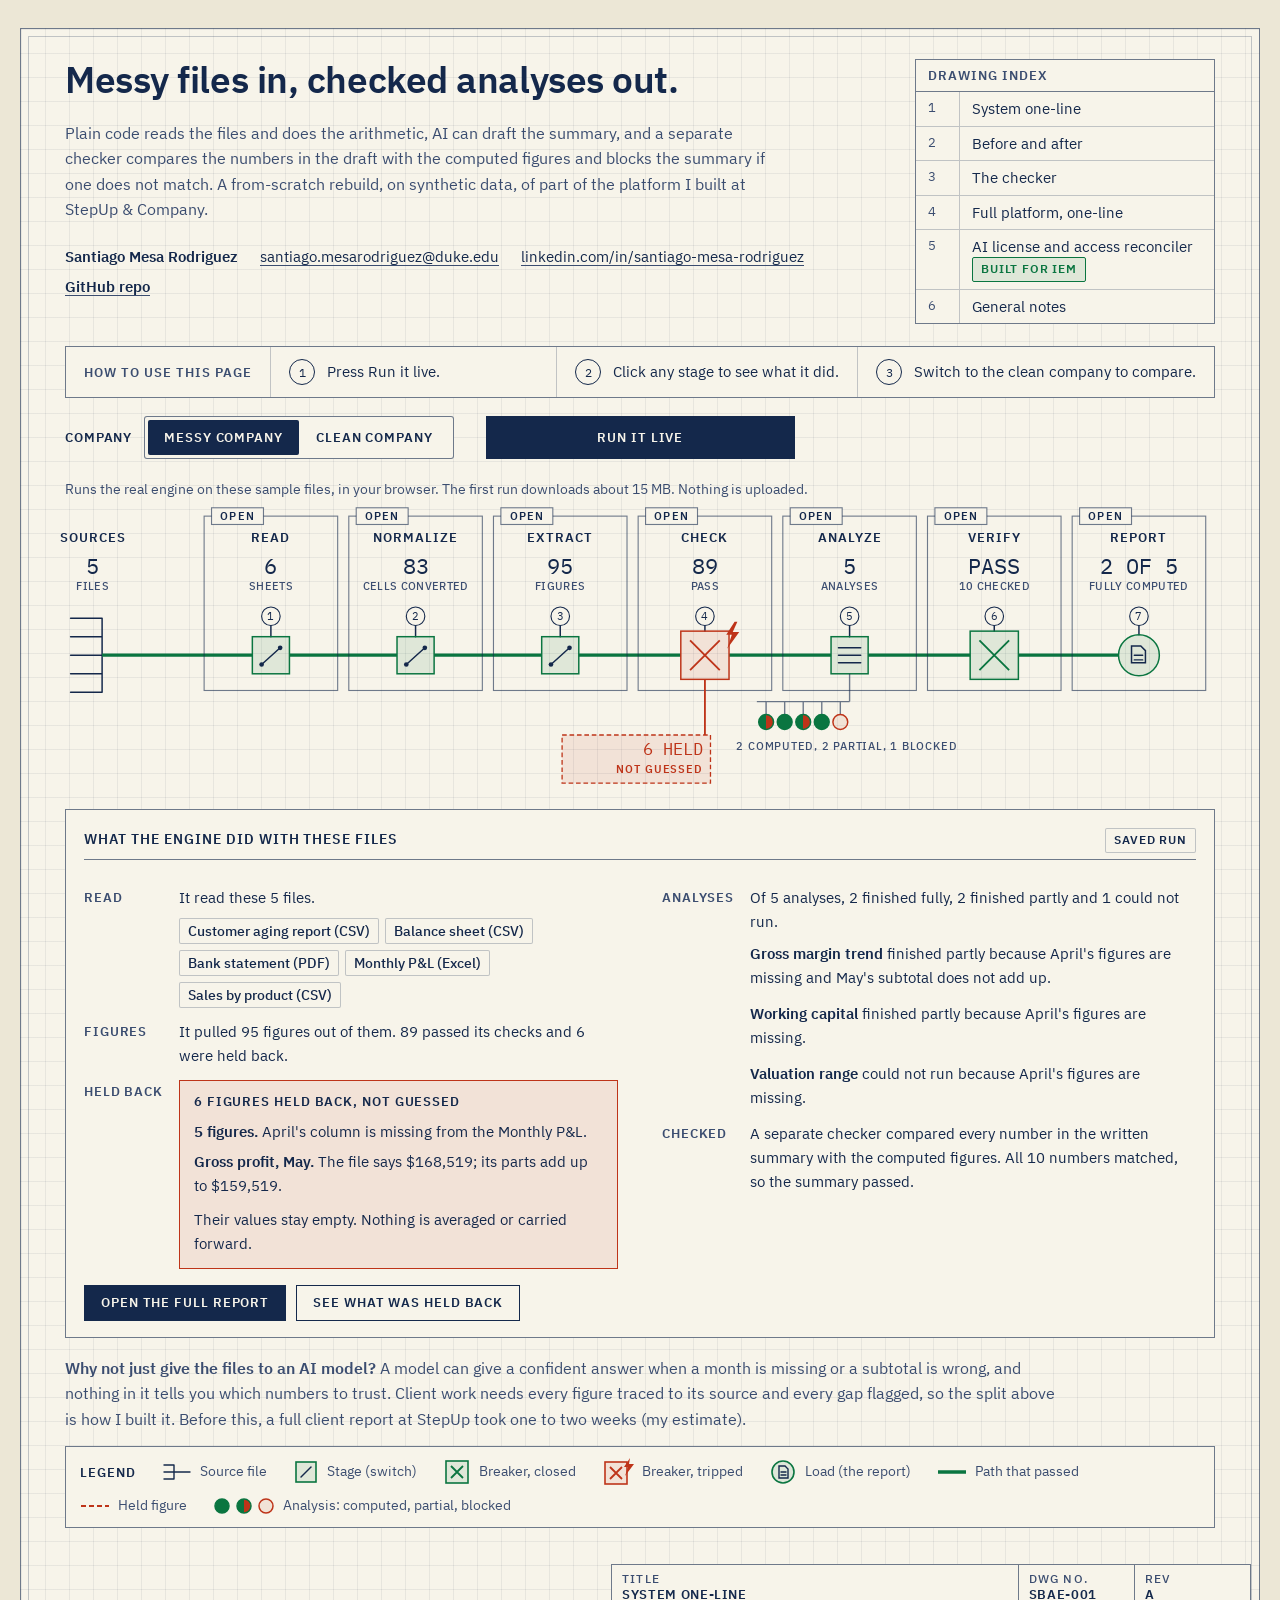
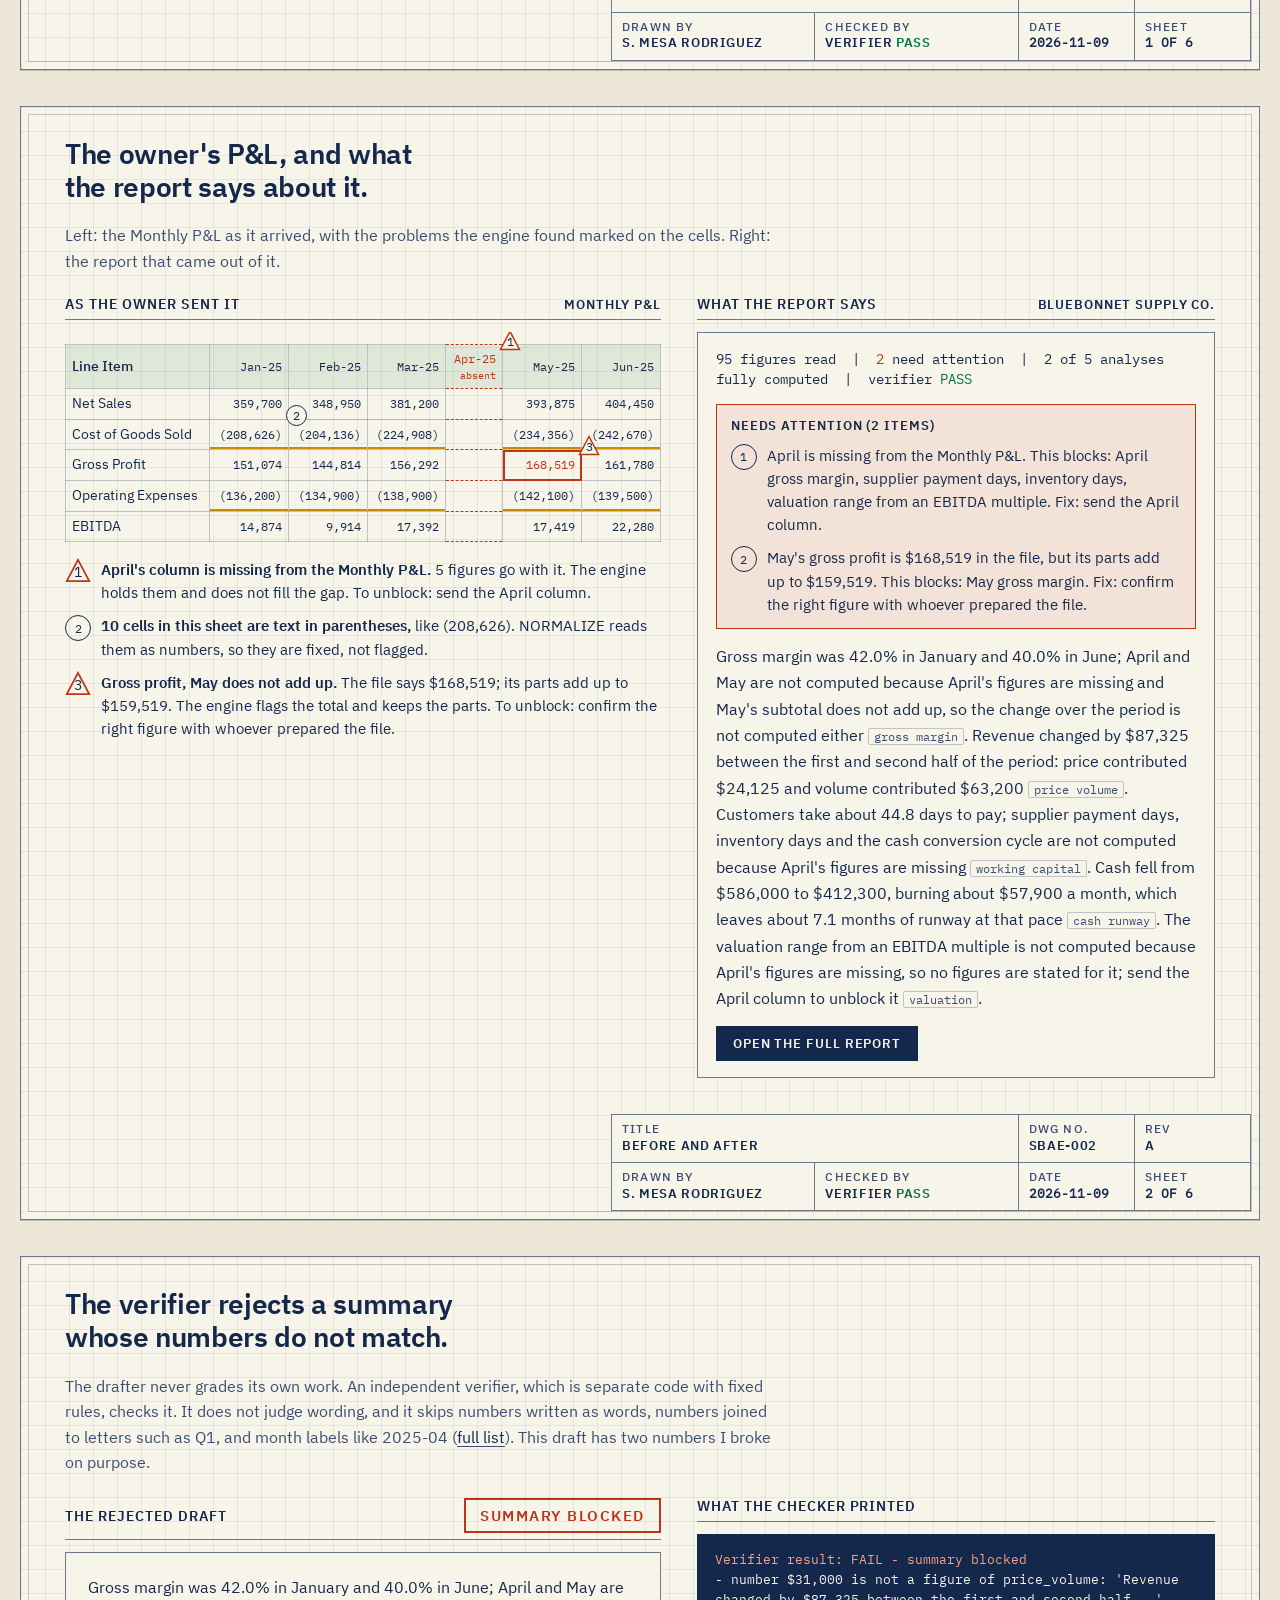
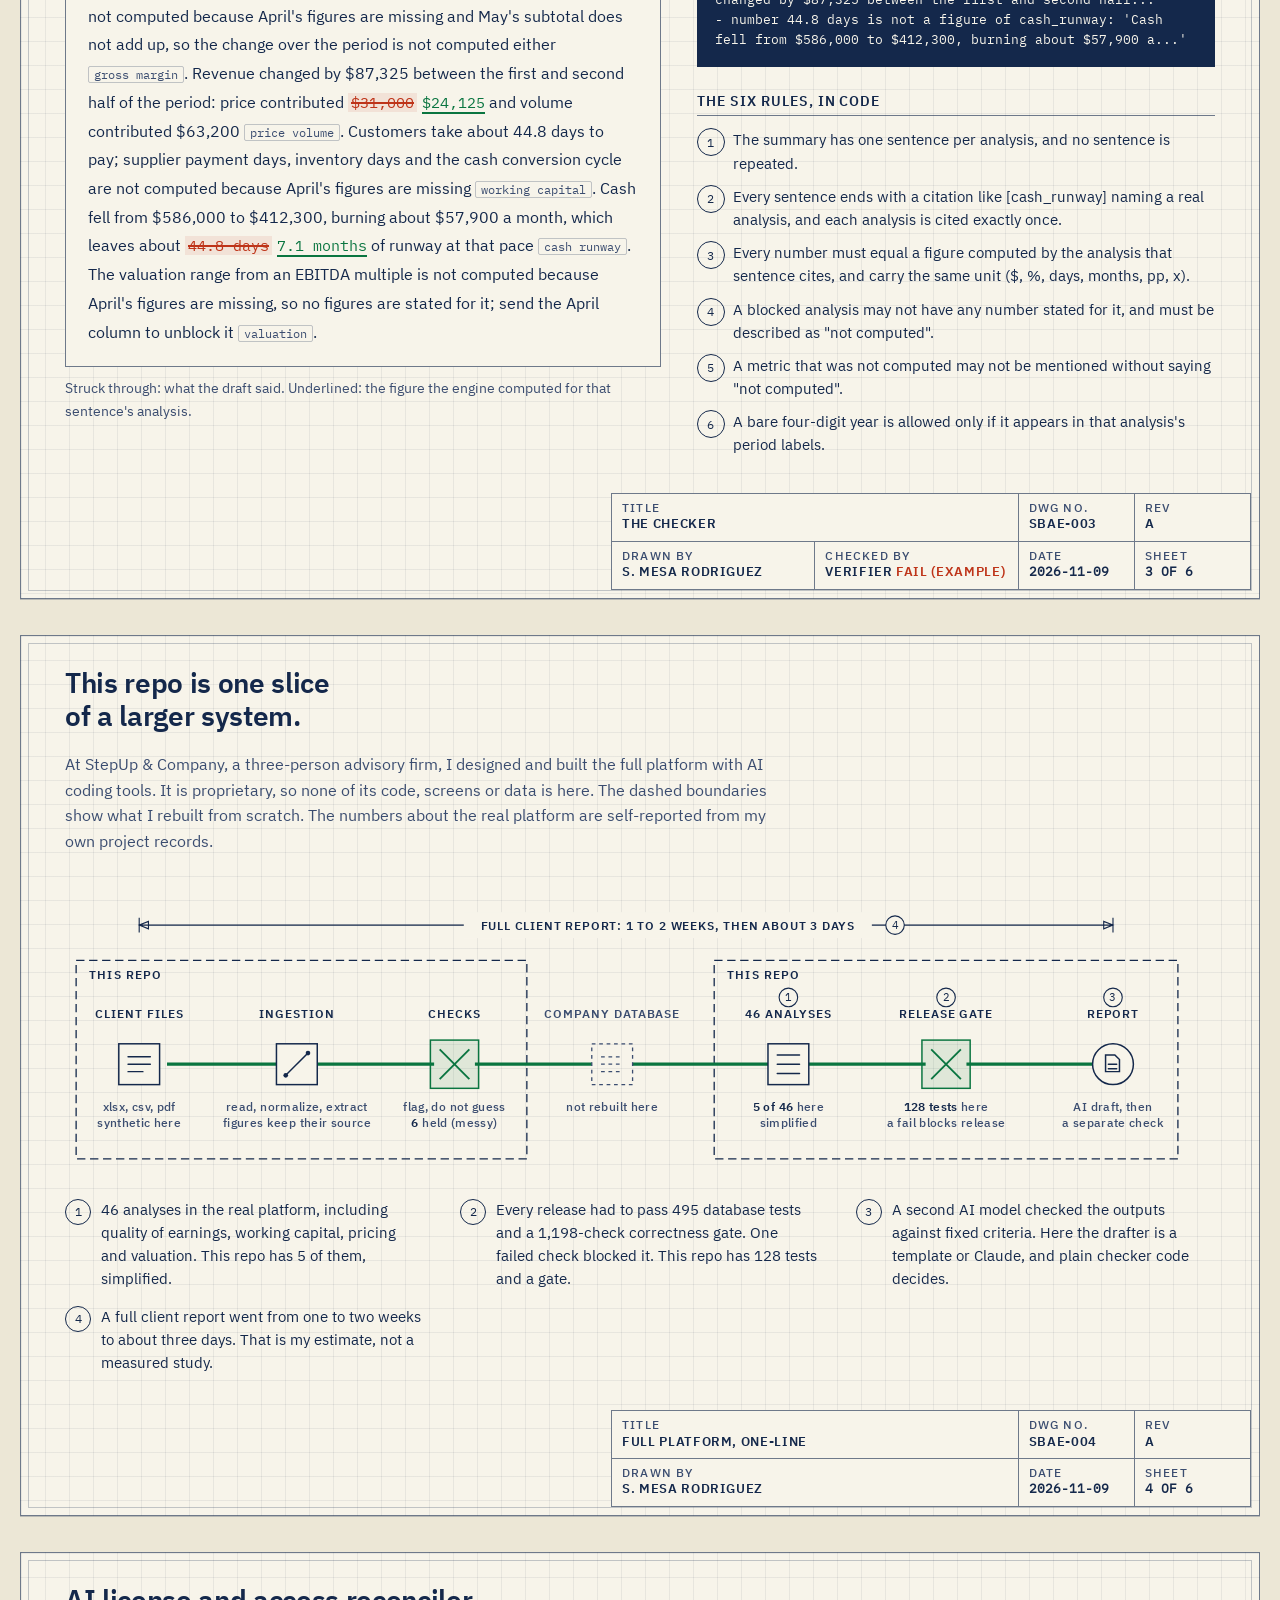
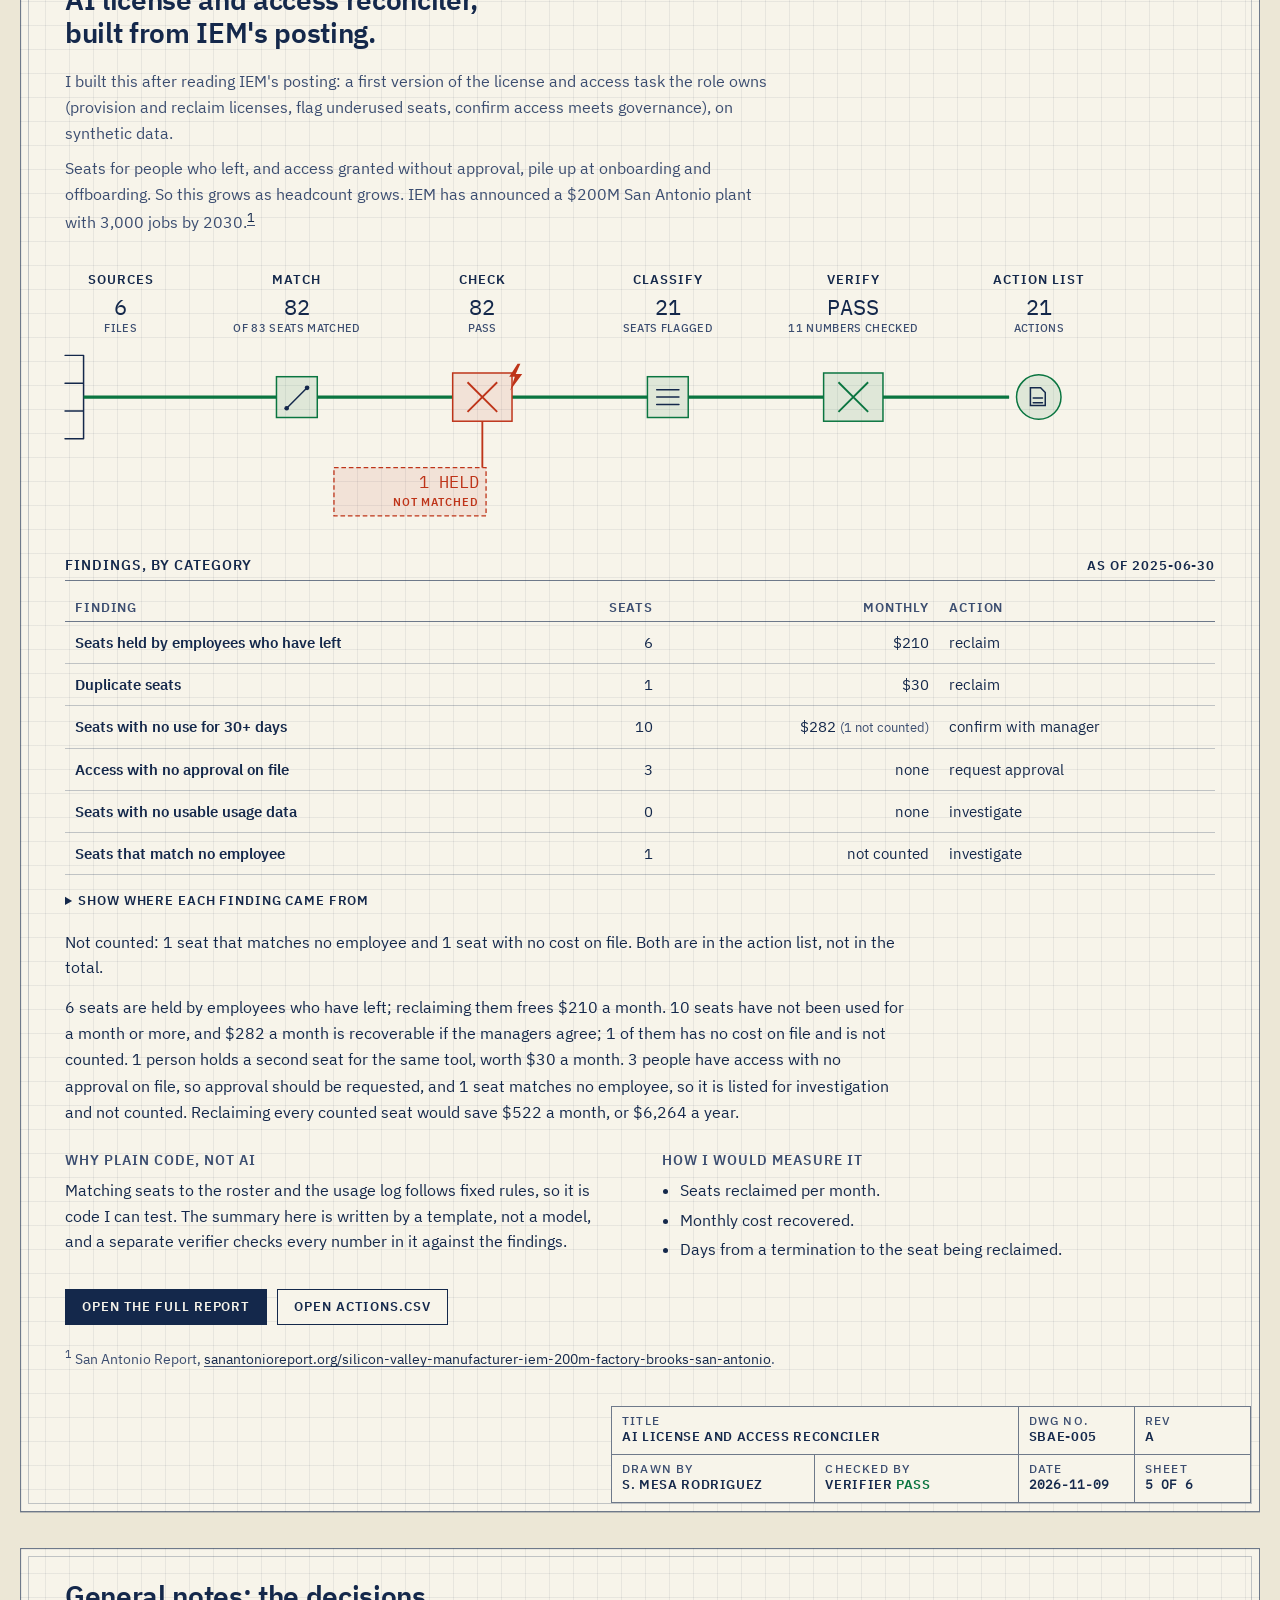
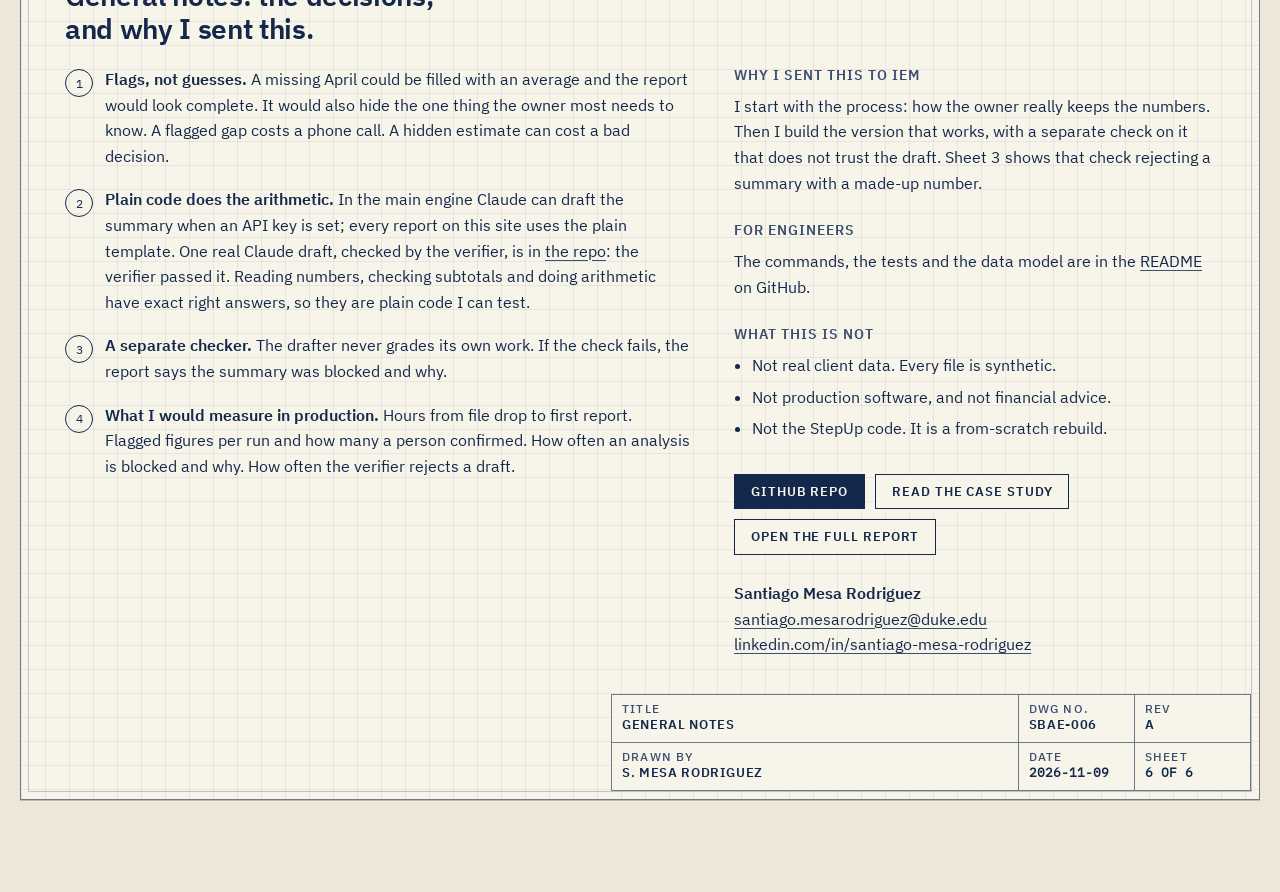
<file: docs/index.html>
<!doctype html>
<html lang="en">
<head>
<meta charset="utf-8">
<meta name="viewport" content="width=device-width,initial-scale=1">
<title>Small Business Analytics Engine</title>
<meta name="description" content="An analysis engine for a small company's messy files: plain code reads and computes, AI can draft the summary, and a separate checker blocks any number that does not match. Plus an AI license and access reconciler. Synthetic data, by Santiago Mesa Rodriguez.">
<meta property="og:type" content="website">
<meta property="og:title" content="Small Business Analytics Engine">
<meta property="og:description" content="An analysis engine for a small company's messy files: plain code reads and computes, AI can draft the summary, and a separate checker blocks any number that does not match. Plus an AI license and access reconciler. Synthetic data, by Santiago Mesa Rodriguez.">
<meta property="og:image" content="https://santiagomesa200.github.io/small-business-analytics-engine/site-hero.png">
<meta property="og:url" content="https://santiagomesa200.github.io/small-business-analytics-engine/">
<meta name="twitter:card" content="summary_large_image">
<meta name="color-scheme" content="light dark">
<link rel="icon" href="data:image/svg+xml,%3Csvg xmlns='http://www.w3.org/2000/svg' viewBox='0 0 32 32'%3E%3Crect width='32' height='32' fill='%2314284b'/%3E%3Cpath d='M4 16H12M20 16H28' stroke='%234fd18b' stroke-width='3'/%3E%3Crect x='12' y='10' width='8' height='12' fill='none' stroke='%23f7f4ea' stroke-width='2'/%3E%3C/svg%3E">
<style>
@font-face{font-family:'IBM Plex Sans';font-weight:400;font-display:swap;src:url(fonts/IBMPlexSans-Regular.ttf) format('truetype')}
@font-face{font-family:'IBM Plex Sans';font-weight:500;font-display:swap;src:url(fonts/IBMPlexSans-Medium.ttf) format('truetype')}
@font-face{font-family:'IBM Plex Sans';font-weight:600;font-display:swap;src:url(fonts/IBMPlexSans-SemiBold.ttf) format('truetype')}
@font-face{font-family:'IBM Plex Mono';font-weight:400 500;font-display:swap;src:url(fonts/IBMPlexMono-Regular.ttf) format('truetype')}
:root{
  --paper:#ece7d6; --sheet:#f7f4ea; --grid:rgba(20,40,75,.07);
  --ink:#14284b; --ink2:#3b4d70; --hair:rgba(20,40,75,.6); --hair2:rgba(20,40,75,.24);
  --on:#0a7540; --on-bg:rgba(10,117,64,.1); --trip:#be3419; --trip-bg:rgba(190,52,25,.09);
  --amber:#7d4f00; --amber-line:#c88a00; --amber-bg:rgba(200,138,0,.14);
  --focus:#1d4fbf; --sel-bg:#0a7540; --sel-fg:#fff;
  --out:cubic-bezier(.16,1,.3,1);--sh:0 1px 0 var(--hair2);
  --sans:'IBM Plex Sans',system-ui,-apple-system,'Segoe UI',sans-serif;
  --cond:'IBM Plex Sans',system-ui,sans-serif;
  --mono:'IBM Plex Mono',ui-monospace,Menlo,Consolas,monospace;
}
@media (prefers-color-scheme:dark){:root:not([data-theme="light"]){
  --paper:#071530; --sheet:#0c2147; --grid:rgba(160,195,255,.07);
  --ink:#d9e6ff; --ink2:#a3b9e3; --hair:rgba(190,215,255,.6); --hair2:rgba(190,215,255,.24);
  --on:#4fd18b; --on-bg:rgba(79,209,139,.12); --trip:#ff8465; --trip-bg:rgba(255,132,101,.11);
  --amber:#f2bb52; --amber-line:#f2bb52; --amber-bg:rgba(242,187,82,.13);
  --focus:#9cc4ff; --sel-bg:#4fd18b; --sel-fg:#04210f; --sh:none;}}
:root[data-theme="dark"]{
  --paper:#071530; --sheet:#0c2147; --grid:rgba(160,195,255,.07);
  --ink:#d9e6ff; --ink2:#a3b9e3; --hair:rgba(190,215,255,.6); --hair2:rgba(190,215,255,.24);
  --on:#4fd18b; --on-bg:rgba(79,209,139,.12); --trip:#ff8465; --trip-bg:rgba(255,132,101,.11);
  --amber:#f2bb52; --amber-line:#f2bb52; --amber-bg:rgba(242,187,82,.13);
  --focus:#9cc4ff; --sel-bg:#4fd18b; --sel-fg:#04210f; --sh:none;}

*{box-sizing:border-box}
html{color-scheme:light dark;scrollbar-color:var(--ink2) var(--paper);scrollbar-width:thin;-webkit-text-size-adjust:100%}
:root[data-theme="dark"]{color-scheme:dark}
:root[data-theme="light"]{color-scheme:light}
body{margin:0;background:var(--paper);color:var(--ink);font:400 16px/1.6 var(--sans);font-variant-numeric:tabular-nums;-webkit-font-smoothing:antialiased}
::selection{background:var(--sel-bg);color:var(--sel-fg)}
::-webkit-scrollbar{width:12px;height:12px}::-webkit-scrollbar-track{background:var(--paper)}
::-webkit-scrollbar-thumb{background:var(--ink2);border:3px solid var(--paper);border-radius:8px}
a{color:var(--ink);text-decoration-thickness:1px;text-underline-offset:.2em;text-decoration-color:var(--ink2)}
a:not(.btn):hover{text-decoration-color:var(--on);color:var(--on)}
:where(a,button,.stage):focus-visible{outline:2px solid var(--focus);outline-offset:3px;border-radius:2px}
.stage:focus-visible{outline:none}
.stage:focus-visible .tile{stroke:var(--focus);stroke-width:2.4;stroke-dasharray:5 4}
.dl{font:600 12.5px/1.2 var(--cond);letter-spacing:.07em;text-transform:uppercase}
.mono,code,pre{font-family:var(--mono)}
.skip{position:absolute;left:-999px;top:8px;background:var(--ink);color:var(--sheet);padding:8px 12px;z-index:9}
.skip:focus{left:8px}

main{max-width:1360px;margin:0 auto;padding:28px 20px 56px}
.sheet{position:relative;margin:0 0 36px;padding-bottom:8px!important;background-color:var(--sheet);
  background-image:linear-gradient(var(--grid) 1px,transparent 1px),linear-gradient(90deg,var(--grid) 1px,transparent 1px);
  background-size:24px 24px;border:1.5px solid var(--hair);padding:30px 44px 0;
  box-shadow:var(--sh)}
.sheet::before{content:"";position:absolute;inset:7px;border:1px solid var(--hair2);pointer-events:none}
.sheet>*{position:relative}
h1,h2,h3{font-weight:600;margin:0;text-wrap:balance;letter-spacing:-.012em}
h1{font-size:clamp(1.75rem,2.9vw,2.5rem);line-height:1.12;max-width:44ch}
h2{font-size:clamp(1.45rem,2.2vw,1.9rem);line-height:1.18;max-width:28ch}
h3{font:600 14px/1.2 var(--cond);letter-spacing:.07em;text-transform:uppercase;color:var(--ink2);margin:0 0 10px}
p{margin:0}
.lede{max-width:72ch;color:var(--ink2);margin-top:10px}
.sheet-head{display:grid;gap:10px;margin-bottom:22px}

/* hero */
.sheet>*{min-width:0}
.hero-grid{display:grid;grid-template-columns:minmax(0,1fr) 300px;gap:24px 48px;align-items:start}
.dindex{border:1.5px solid var(--hair);background:var(--sheet);font-size:14.5px}
.dindex h2{font:600 12.5px/1.2 var(--cond);letter-spacing:.08em;text-transform:uppercase;padding:8px 12px;border-bottom:1.5px solid var(--hair);margin:0;max-width:none;color:var(--ink2)}
.dindex ol{list-style:none;margin:0;padding:0}
.dindex li{display:grid;grid-template-columns:44px 1fr;border-bottom:1px solid var(--hair2)}.dindex li:last-child{border-bottom:0}
.dindex .sn{font:500 13px var(--mono);padding:7px 12px;border-right:1px solid var(--hair2);color:var(--ink2)}
.dindex a{padding:7px 12px;text-decoration:none;display:block;line-height:1.35}
.dindex a:hover{background:var(--ink);color:var(--sheet)}
.hero-top{display:flex;gap:18px 32px;justify-content:space-between;align-items:flex-end;flex-wrap:wrap;margin-top:18px}
.legend{list-style:none;margin:14px 0 0;padding:10px 14px;border:1px solid var(--hair);background:var(--sheet);display:flex;flex-wrap:wrap;gap:8px 26px;font-size:13.5px;color:var(--ink2);align-items:center}
.legend .lt{font:600 12.5px var(--cond);letter-spacing:.08em;text-transform:uppercase;color:var(--ink)}
.legend li{display:flex;align-items:center;gap:8px}
.legend svg{flex:none;overflow:visible}
.legend .ink{fill:none;stroke:var(--ink);stroke-width:1.4;stroke-linecap:round}
.author{display:flex;flex-wrap:wrap;gap:6px 22px;margin-top:12px;font-size:15px;align-items:center}
.author b{font-weight:600}
.author a.primary{font-weight:600}
.feeder{display:flex;align-items:center;gap:12px}
.switch{position:relative;display:inline-grid;grid-template-columns:1fr 1fr;border:1px solid var(--hair);background:var(--sheet);padding:3px;border-radius:3px}
.switch .thumb{position:absolute;top:3px;bottom:3px;left:3px;width:calc(50% - 3px);background:var(--ink);border-radius:2px;transition:transform .55s var(--out)}
.switch[data-co="clean"] .thumb{transform:translateX(100%)}
.switch button{position:relative;appearance:none;background:none;border:0;font:600 13px/1 var(--cond);letter-spacing:.07em;text-transform:uppercase;color:var(--ink);padding:11px 16px;min-width:140px;cursor:pointer;transition:color .3s var(--out)}
.switch button[aria-pressed="true"]{color:var(--sheet)}
.switch button:hover:not([aria-pressed="true"]){text-decoration:underline;text-underline-offset:.3em}
.dwrap{position:relative;margin-top:6px}
svg text{font-family:var(--cond);fill:var(--ink)}
.diagram{display:block;width:100%;height:auto;overflow:visible}
.diagram .nm{font-weight:600;font-size:13.5px;letter-spacing:.08em;text-anchor:middle}
.diagram .num{font:500 24px var(--mono);text-anchor:middle}
.diagram .sub{font-weight:500;font-size:12px;letter-spacing:.07em;text-anchor:middle;fill:var(--ink2)}
.horiz .sub{letter-spacing:.03em}
.diagram .base{fill:none;stroke:var(--hair);stroke-width:1.5}
.diagram .live{fill:none;stroke:var(--on);stroke-width:3.5;stroke-dasharray:1 1;stroke-dashoffset:1;transition:stroke-dashoffset .7s var(--out)}
.diagram .live.on{stroke-dashoffset:0}
.resetting .live{transition:none!important}
.node{fill:var(--sheet);stroke:var(--ink);stroke-width:1.6;transition:stroke .5s var(--out),fill .5s var(--out)}
.node[data-state="on"]{stroke:var(--on);fill:var(--on-bg)}
.node[data-state="trip"]{stroke:var(--trip);fill:var(--trip-bg)}
.ink{fill:none;stroke:var(--ink);stroke-width:1.6;stroke-linecap:round}
.xmark{fill:none;stroke:var(--ink);stroke-width:2;transition:stroke .5s var(--out)}
[data-state="on"]~.xmark,.xmark[data-state="on"]{stroke:var(--on)}
.xmark[data-state="trip"]{stroke:var(--trip)}
.tile{fill:transparent;stroke:var(--hair);stroke-width:1.2;transition:stroke .25s var(--out)}
.cuebox{fill:var(--sheet);stroke:var(--hair);stroke-width:1.2}
.cue{font:600 12px var(--cond);letter-spacing:.1em;text-anchor:middle;fill:var(--ink)}
.cue-c{display:none}
.stage:hover .tile,.stage:hover .cuebox{stroke:var(--ink)}
.stage:hover .tile{stroke-width:2}
.stage[aria-expanded="true"] .tile{stroke:var(--ink);stroke-width:2.4}
.stage[aria-expanded="true"] .cuebox{fill:var(--ink);stroke:var(--ink)}
.stage[aria-expanded="true"] .cue{fill:var(--sheet)}
.stage[aria-expanded="true"] .cue-o{display:none}.stage[aria-expanded="true"] .cue-c{display:inline}
.stage{cursor:pointer}
.stage:hover .node,.stage[aria-expanded="true"] .node{stroke-width:2.6}
.bub{fill:var(--sheet);stroke:var(--ink);stroke-width:1.2}
.bubt{font:500 12px var(--mono);text-anchor:middle;fill:var(--ink)}
.stage[aria-expanded="true"] .bub{fill:var(--ink)}
.stage[aria-expanded="true"] .bubt{fill:var(--sheet)}
.held-line{fill:none;stroke:var(--trip);stroke-width:2;stroke-dasharray:1 1;stroke-dashoffset:1;transition:stroke-dashoffset .6s var(--out) .85s}
.held-box{fill:var(--trip-bg);stroke:var(--trip);stroke-width:1.4;stroke-dasharray:5 3}
.held-t{font:500 18px var(--mono);fill:var(--trip);text-anchor:end}
.held-s{font-weight:600;font-size:12px;letter-spacing:.08em;fill:var(--trip);text-anchor:end}
.trip-glyph{fill:var(--trip);transform-box:fill-box;transform-origin:50% 0}
.is-clean .held{opacity:0}.is-messy .held{opacity:1}
.is-messy .held-line{stroke-dashoffset:0}
.held{transition:opacity .3s}
.is-messy .trip-glyph.kick{animation:kick .42s var(--out)}
@keyframes kick{from{transform:translateY(-12px) rotate(-24deg);opacity:0}to{transform:none;opacity:1}}
.mini{stroke-width:1.6;stroke:var(--ink);fill:var(--sheet);transition:fill .5s var(--out),stroke .5s var(--out)}
.mini[data-state="computed"]{fill:var(--on);stroke:var(--on)}
.mini[data-state="partial"]{fill:url(#half);stroke:var(--on)}
.mini[data-state="blocked"]{fill:var(--trip-bg);stroke:var(--trip)}
.leg{font-weight:500;font-size:12px;letter-spacing:.07em;text-anchor:end;fill:var(--ink2)}
.vert{display:none;max-width:460px;margin:0 auto}
.vert .num,.vert .sub{text-anchor:start}
.hint{color:var(--ink2);font-size:14px;margin-top:0}
.ldot{stroke-width:1.5;stroke:var(--ink);fill:var(--sheet)}

/* how to, and the what-ran panel */
.howto{list-style:none;margin:22px 0 0;padding:0;display:grid;grid-template-columns:max-content repeat(3,minmax(max-content,1fr));border:1px solid var(--hair);background:var(--sheet);font-size:15px}
.howto li{display:flex;align-items:center;gap:12px;padding:12px 18px;border-left:1px solid var(--hair2)}
.howto li.lt{border-left:0;font:600 12.5px var(--cond);letter-spacing:.08em;text-transform:uppercase;color:var(--ink2)}
.ran{margin-top:18px}
.ran-note{margin-top:18px;max-width:100ch}
.dwrap .callout{margin-top:22px}
.ran .panel-t{flex-wrap:wrap}
.ran-body{display:grid;grid-template-columns:repeat(2,minmax(0,1fr));gap:18px 44px;font-size:15px}
.ran.busy .ran-body{opacity:.45}
.ran .kv{align-content:start;gap:12px 16px}
.ran .kv dt{font:600 12.5px/1.6 var(--cond);letter-spacing:.07em;text-transform:uppercase;padding-top:1.5px}
.ran .kv dd>p{margin:0}.ran .kv dd>p+*{margin-top:8px}
.ran .attn-box ul{list-style:none;margin:0;padding:0;display:grid;gap:6px}
.ran .btnrow{margin-top:2px}
.ran .wait{visibility:hidden}
.ran .alist li{display:block}
.ran .chips .chip{font:500 13.5px var(--sans)}
button.btn[hidden]{display:none}
@media (max-width:1100px){.ran-body{grid-template-columns:minmax(0,1fr)}.howto{grid-template-columns:repeat(3,minmax(0,1fr))}.howto li.lt{grid-column:1/-1;border-bottom:1px solid var(--hair2);padding-bottom:10px}.howto li:nth-child(2){border-left:0}}
@media (max-width:640px){.howto{grid-template-columns:minmax(0,1fr)}.howto li{border-left:0}.howto li:nth-child(n+3){border-top:1px solid var(--hair2)}}

/* callout */
.callout{margin-top:18px;border:1px solid var(--hair);background:var(--sheet);padding:20px 24px 22px;position:relative;scroll-margin-bottom:20px}
.callout[hidden]{display:none}
.callout-head{display:flex;align-items:center;gap:12px;margin-bottom:12px}
.callout-head h2{margin:0;font:600 15px/1.2 var(--cond);letter-spacing:.07em;text-transform:uppercase;max-width:none}
.bubble{display:inline-grid;place-items:center;width:26px;height:26px;border-radius:50%;border:1.2px solid var(--ink);font:500 12px var(--mono);flex:none}
.close{margin-left:auto;appearance:none;background:none;border:1px solid var(--hair2);color:var(--ink);font:600 12.5px var(--cond);letter-spacing:.07em;text-transform:uppercase;padding:6px 12px;cursor:pointer;border-radius:2px}
.close:hover{border-color:var(--ink)}
.callout-body{display:grid;gap:14px;font-size:15px;max-width:100ch}
.callout-body .big{font-size:16px}
.heldline{margin:0;border-left:3px solid var(--trip);padding-left:12px}
.chips{display:flex;flex-wrap:wrap;gap:6px}
.chip{font:500 12.5px var(--mono);border:1px solid var(--hair2);padding:3px 8px;border-radius:2px;background:var(--sheet)}
.chip.trip{border-color:var(--trip);color:var(--trip);background:var(--trip-bg)}
.chip.on{border-color:var(--on);color:var(--on);background:var(--on-bg)}
.chip.partial{border-color:var(--amber-line);color:var(--amber);background:var(--amber-bg)}
.group{border-top:1px solid var(--hair2);padding-top:12px;display:grid;gap:8px}
.group:first-child{border-top:0;padding-top:0}
.kv{display:grid;grid-template-columns:max-content 1fr;gap:4px 16px;margin:0}
.kv dt{color:var(--ink2)}.kv dd{margin:0}
.src{font-size:14px;line-height:1.5;color:var(--ink2)}
.alist{list-style:none;margin:0;padding:0;display:grid;gap:12px}
.alist li{display:grid;gap:3px}
.metrics{font:400 13.5px/1.5 var(--mono);color:var(--ink)}
.cite{font:500 12px var(--mono);color:var(--ink2);border:1px solid var(--hair2);padding:0 5px;border-radius:2px;white-space:nowrap}
.summary{font-size:15.5px;line-height:1.7}
.btnrow{display:flex;flex-wrap:wrap;gap:10px}
a.btn,button.btn{display:inline-block;border:1px solid var(--ink);padding:9px 16px;font:600 13px/1.2 var(--cond);letter-spacing:.07em;text-transform:uppercase;text-decoration:none;color:var(--ink);background:var(--sheet);transition:background .25s var(--out),color .25s var(--out)}
a.btn:hover,button.btn:hover{background:var(--ink);color:var(--sheet)}
a.btn.solid,button.btn.solid{background:var(--ink);color:var(--sheet)}
a.btn.solid:hover,button.btn.solid:hover{background:var(--on);border-color:var(--on);color:var(--sel-fg)}
@media (prefers-color-scheme:dark){:root:not([data-theme="light"]) a.btn.solid:hover,:root:not([data-theme="light"]) button.btn.solid:hover{color:#04210f}}

/* run it live */
#run-stamp{display:block;max-width:100%}
.hero-top{justify-content:flex-start}
.runctl{display:flex;align-items:flex-end}
.runctl .btn{box-sizing:border-box;width:309px;height:43px;padding:0 8px}
.runnote{flex:1 0 100%;margin-top:2px}
.runhelp{font:400 14px/1.45 var(--sans);color:var(--ink2)}
.chip.tag{display:inline-block;font:600 12px/1.4 var(--cond);letter-spacing:.07em;text-transform:uppercase;overflow-wrap:anywhere}
#run-live:hover{background:var(--ink2);border-color:var(--ink2);color:var(--sheet)}
button.btn.solid:disabled,button.btn.solid:disabled:hover{background:var(--ink);border-color:var(--ink);color:var(--sheet)}
button.btn{cursor:pointer}
button.btn:disabled{opacity:.55;cursor:progress}
.switch button:disabled{cursor:progress}
.num.wait{fill:var(--ink2)}
.raw{margin-top:12px}
.raw[hidden]{display:none}
.raw summary{cursor:pointer;font:600 12.5px/1.2 var(--cond);letter-spacing:.07em;text-transform:uppercase;padding:6px 0}
.raw .log{margin-top:8px;max-height:320px;overflow:auto}
.is-blank .held{opacity:0}

/* sheet 2 */
.two{display:grid;grid-template-columns:minmax(0,1.15fr) minmax(0,1fr);gap:36px;align-items:start}
.panel-t{display:flex;justify-content:space-between;align-items:baseline;gap:12px;border-bottom:1px solid var(--hair);padding-bottom:6px;margin-bottom:12px}
.panel-t h3{margin:0;color:var(--ink)}
.scrollx{overflow-x:auto;padding-top:12px}
table.pnl{border-collapse:collapse;width:100%;font:400 12px/1.3 var(--mono);min-width:520px}
.pnl th,.pnl td{border:1px solid var(--hair2);padding:6px 6px;text-align:right;position:relative;white-space:nowrap}
.pnl th:first-child,.pnl td:first-child{text-align:left;font-family:var(--sans);font-size:13.5px}
.pnl th{font-weight:500;background:var(--on-bg);color:var(--ink)}
.pnl td.trip{outline:2px solid var(--trip);outline-offset:-2px;color:var(--trip);font-weight:500}
.pnl .absent{border:1.5px dashed var(--trip)}
.pnl tr.gone th,.pnl tr.gone td{border:1.5px dashed var(--trip);color:var(--trip);text-align:left;font-family:var(--sans)}
.pnl th.absent{color:var(--trip)}
.pnl td.fixed{box-shadow:inset 0 -2px 0 var(--amber-line)}
.pnl .pin{position:absolute;top:-15px;right:-19px;z-index:2;width:22px;height:21px;color:var(--ink)}
.pin svg{display:block;overflow:visible}.pin .tri{fill:var(--sheet);stroke:var(--trip);stroke-width:1.5}.pin text{font:500 12px var(--mono);text-anchor:middle;fill:var(--ink)}
.pnl .pin.c{border-radius:50%;border:1.2px solid var(--ink);background:var(--sheet);font:500 12px/19px var(--mono);text-align:center;width:21px;height:21px}
.pnl.stack{min-width:0}.pnl.stack .pin{right:3px;top:-11px}.pnl.stack tr.gone th{position:relative}.pnl.stack tr.gone .pin{top:4px;right:6px}.pnl.stack th.mh{background:var(--on-bg);text-align:left;font-family:var(--sans);font-weight:600}
.dnotes{list-style:none;margin:16px 0 0;padding:0;display:grid;gap:10px;font-size:14.5px}
.dnotes li{display:grid;grid-template-columns:26px 1fr;gap:10px;align-items:start}
.dnotes .bubble{margin-top:1px}.dtri{display:block}.dtri svg{width:26px;height:25px}.dtri .tri{fill:var(--sheet);stroke:var(--trip);stroke-width:1.5}.dtri text{font:500 12px var(--mono);text-anchor:middle;fill:var(--ink)}
.dnotes .fx{color:var(--amber)}
.report-mini{border:1px solid var(--hair);padding:16px 18px;background:var(--sheet);display:grid;gap:14px}
.report-mini .line{font:500 13.5px/1.5 var(--mono)}
.report-mini .line .t{color:var(--trip)}.report-mini .line .g{color:var(--on)}
.attn{list-style:none;margin:0;padding:0;display:grid;gap:10px;font-size:14.5px}
.attn li{display:grid;grid-template-columns:26px 1fr;gap:10px}
.attn.none li{display:block}
.attn-box{border:1px solid var(--trip);background:var(--trip-bg);padding:12px 14px;display:grid;gap:10px}
.attn-box.ok{border-color:var(--on);background:var(--on-bg)}
.attn-box h4{margin:0;font:600 13px var(--cond);letter-spacing:.07em;text-transform:uppercase}

/* sheet 3 */
.stamp{display:inline-block;border:2px solid var(--trip);color:var(--trip);font:600 15px/1 var(--cond);letter-spacing:.1em;text-transform:uppercase;padding:8px 14px}
.draft{border:1px solid var(--hair);background:var(--sheet);padding:20px 22px;font-size:15.5px;line-height:1.85}
.wrong{color:var(--trip);text-decoration:line-through;text-decoration-thickness:2px;font-family:var(--mono);font-size:.94em;background:var(--trip-bg);padding:0 3px}
.right{color:var(--on);font-family:var(--mono);font-size:.94em;font-weight:500;margin-left:5px;border-bottom:2px solid var(--on)}
.log{font:400 13px/1.55 var(--mono);background:var(--ink);color:var(--sheet);padding:16px 18px;margin:0;white-space:pre-wrap;overflow-wrap:anywhere}
.log .f{color:#ff9d84}
:root[data-theme="dark"] .log{background:#04102a;color:var(--ink)}
@media (prefers-color-scheme:dark){:root:not([data-theme="light"]) .log{background:#04102a;color:var(--ink)}}
.rules{list-style:none;counter-reset:r;margin:0;padding:0;display:grid;gap:10px;font-size:14.5px}
.rules li{display:grid;grid-template-columns:26px 1fr;gap:10px;counter-increment:r}
.rules li::before{content:counter(r);display:grid;place-items:center;width:26px;height:26px;border-radius:50%;border:1.2px solid var(--ink);font:500 12px var(--mono)}

/* sheet 4 */
.plat{display:block;width:100%;height:auto;min-width:920px;overflow:visible}
.plat .nm{font-weight:600;font-size:13px;letter-spacing:.08em;text-anchor:middle}
.plat .cap{font-weight:500;font-size:13px;text-anchor:middle;fill:var(--ink2);letter-spacing:.03em}
.plat .cap tspan{font-family:inherit;font-weight:600;fill:var(--ink)}
.plat .tab{font-weight:600;font-size:12.5px;letter-spacing:.1em;fill:var(--ink)}
.plat .bd{fill:none;stroke:var(--ink);stroke-width:1.4;stroke-dasharray:9 5}
.plat .ghost{fill:none;stroke:var(--ink2);stroke-width:1.4;stroke-dasharray:4 4}
.plat .dim{stroke:var(--ink);stroke-width:1.2;fill:none}
.plat .on{fill:none;stroke:var(--on);stroke-width:3.5}
.plat .off{fill:var(--sheet);stroke:var(--ink);stroke-width:1.6}
.plat .meta{font:500 13.5px var(--sans);fill:var(--ink)}
.plat .dimt{font-weight:600;font-size:12.5px;letter-spacing:.07em;text-anchor:middle}
.plat-v,.lic-v{display:none}
.vbus{display:block;max-width:460px;margin:0 auto;height:auto}
.vbus .nm,.vbus .num,.vbus .sub,.vbus .cap{text-anchor:start}
.vbus .nm{font-weight:600;font-size:13.5px;letter-spacing:.08em}.vbus .num{font:500 18px var(--mono)}.vbus .cap{font-weight:500;font-size:12.5px;fill:var(--ink2)}
.vbus .bd{fill:none;stroke:var(--ink);stroke-width:1.4;stroke-dasharray:9 5}
.vbus .tab{font-weight:600;font-size:12.5px;letter-spacing:.1em;fill:var(--ink);text-anchor:end}
.vbus .ghost{fill:none;stroke:var(--ink2);stroke-width:1.4;stroke-dasharray:4 4}
.vbus .dimt{font-weight:600;font-size:12px;letter-spacing:.07em;text-anchor:middle;fill:var(--ink)}
.vbus .off{fill:var(--sheet);stroke:var(--ink);stroke-width:1.6}
.ft{border-collapse:collapse;width:100%;font-size:14.5px;table-layout:fixed}
.ft th{text-align:left;font:600 12.5px var(--cond);letter-spacing:.07em;text-transform:uppercase;color:var(--ink2);border-bottom:1.5px solid var(--hair);padding:6px 10px}
#lic-asof{white-space:nowrap}
.ft th:nth-child(2),.ft th:nth-child(3){text-align:right}
.ft td{border-bottom:1px solid var(--hair2);padding:9px 10px;vertical-align:top}
.ft .n{text-align:right;white-space:nowrap}.ft small{font-size:12.5px;color:var(--ink2)}
.ft col.c1{width:42%}.ft col.c2{width:10%}.ft col.c3{width:24%}
.savings{margin:16px 0 0;font-size:15.5px;max-width:84ch}
.fn{font-size:13.5px;color:var(--ink2);margin-top:20px;max-width:100ch;overflow-wrap:anywhere}
.measure{margin:6px 0 0;padding-left:1.1em}.measure li{margin:0 0 4px}
.lic-notes{display:grid;grid-template-columns:repeat(2,minmax(0,1fr));gap:30px 44px;margin-top:26px}

/* sheet 5 */
.notes3{display:grid;grid-template-columns:minmax(0,1.3fr) minmax(0,1fr);gap:44px;align-items:start}
.nlist{list-style:none;margin:0;padding:0;display:grid;gap:18px;counter-reset:n}
.nlist li{display:grid;grid-template-columns:28px 1fr;gap:12px;counter-increment:n}
.nlist li::before{content:counter(n);display:grid;place-items:center;width:26px;height:26px;border-radius:50%;border:1.2px solid var(--ink);font:500 12px var(--mono);margin-top:2px}
.nlist b{font-weight:600}
pre.run{margin:10px 0 0;border:1px solid var(--hair);background:var(--sheet);padding:14px 16px;font-size:13px;line-height:1.7;overflow-x:auto}
.side{display:grid;gap:26px}
.not li{margin:0 0 6px}
.not{margin:0;padding-left:1.1em}

/* title block */
.tbwrap{display:flex;justify-content:flex-end;margin:36px -36px 0}
.tb{width:min(640px,100%);margin:0;display:grid;grid-template-columns:1.4fr 1.4fr .8fr .8fr;border-top:1.5px solid var(--hair);border-left:1.5px solid var(--hair);background:var(--sheet)}
.tb>div{border-right:1.5px solid var(--hair);border-bottom:1.5px solid var(--hair);padding:7px 10px 8px;min-width:0}
.tb span{display:block;font:500 12px/1.2 var(--cond);letter-spacing:.1em;text-transform:uppercase;color:var(--ink2)}
.tb b{display:block;font:600 13px/1.35 var(--cond);letter-spacing:.05em;text-transform:uppercase;overflow-wrap:anywhere}
.tb .w2{grid-column:span 2}
.tb .pass{color:var(--on)}.tb .fail{color:var(--trip)}.tb .who{color:var(--ink)}
.tb .sheetno{font-family:var(--mono);letter-spacing:0}

@media (max-width:1100px){.lic-notes{grid-template-columns:minmax(0,1fr)}.sheet{padding:26px 28px 0}.tbwrap{margin:36px -20px 0}.two,.notes3{grid-template-columns:minmax(0,1fr);gap:34px}}
@media (max-width:900px){
  #sheet-1{display:flex;flex-direction:column}.hero-grid{display:contents}#sheet-1 .sheet-head{order:0}#sheet-1 .howto{order:1}#sheet-1 .hero-top{order:2}#sheet-1 .dwrap{order:3}#sheet-1 .dindex{order:4;margin-top:26px}#sheet-1 .tbwrap{order:5}
  .diagram.horiz{display:none}.vert{display:block}
  .plat-h{display:none}.plat-v,.lic-v{display:block}
  .hero-top{align-items:flex-start}
  .hero-grid{grid-template-columns:minmax(0,1fr)}
}
@media (max-width:760px){
  main{padding:14px 12px 28px}
  body{font-size:16px}
  .sheet{padding:22px 18px 0;margin-bottom:26px}
  .sheet::before{inset:5px}
  .switch{width:100%}.switch button{min-width:0;padding:13px 8px}
  .feeder{width:100%;flex-direction:column;align-items:stretch;gap:6px}
  .runctl{width:100%}.runctl .btn{width:100%}
  .tbwrap{margin:28px -10px 0}
  .tb{width:100%;grid-template-columns:1fr 1fr}
  .tb .w2{grid-column:span 2}
  .callout{padding:16px 16px 18px}
  .kv{grid-template-columns:1fr}
  .ft,.ft tbody,.ft tr,.ft td{display:block}.ft thead,.ft col{display:none}.ft tr{border-bottom:1px solid var(--hair);padding:8px 0}.ft td{border:0;padding:2px 10px}.ft .n{text-align:left}
  .lic-notes{grid-template-columns:minmax(0,1fr)}.ft td[data-label]::before{content:attr(data-label) ': ';color:var(--ink2);font-family:var(--sans)}
  .author{flex-direction:column;align-items:flex-start;gap:6px}
}
@media (prefers-reduced-motion:reduce){*,*::before,*::after{transition:none!important;animation:none!important;scroll-behavior:auto!important}}
</style>
</head>
<body>
<svg width="0" height="0" style="position:absolute" aria-hidden="true" focusable="false"><defs><linearGradient id="half" x1="0" x2="1" y1="0" y2="0"><stop offset=".5" stop-color="var(--on)"/><stop offset=".5" stop-color="var(--trip)"/></linearGradient></defs></svg>
<a class="skip" href="#sheet-2">Skip to the before and after</a>
<main>

<!-- SHEET 1 -->
<section class="sheet" id="sheet-1" aria-labelledby="h-1">
  <div class="hero-grid">
    <div class="sheet-head" style="margin:0">
      <h1 id="h-1">Messy files in, checked analyses out.</h1>
      <p class="lede">Plain code reads the files and does the arithmetic, AI can draft the summary, and a separate checker compares the numbers in the draft with the computed figures and blocks the summary if one does not match. A from-scratch rebuild, on synthetic data, of part of the platform I built at StepUp &amp; Company.</p>
      <div class="author">
        <span><b>Santiago Mesa Rodriguez</b></span>
        <a href="mailto:santiago.mesarodriguez@duke.edu">santiago.mesarodriguez@duke.edu</a>
        <a href="https://www.linkedin.com/in/santiago-mesa-rodriguez">linkedin.com/in/santiago-mesa-rodriguez</a>
        <a class="primary" href="https://github.com/santiagomesa200/small-business-analytics-engine">GitHub repo</a>
      </div>
    </div>
    <nav class="dindex" aria-label="Drawing index">
      <h2>Drawing index</h2>
      <ol>
        <li><span class="sn">1</span><a href="#sheet-1">System one-line</a></li>
        <li><span class="sn">2</span><a href="#sheet-2">Before and after</a></li>
        <li><span class="sn">3</span><a href="#sheet-3">The checker</a></li>
        <li><span class="sn">4</span><a href="#sheet-4">Full platform, one-line</a></li>
        <li><span class="sn">5</span><a href="#sheet-5">AI license and access reconciler <span class="chip tag on">Built for IEM</span></a></li>
        <li><span class="sn">6</span><a href="#sheet-6">General notes</a></li>
      </ol>
    </nav>
  </div>
  <ol class="howto" aria-label="How to use this page">
    <li class="lt">How to use this page</li>
    <li><span class="bubble">1</span><span>Press Run it live.</span></li>
    <li><span class="bubble">2</span><span>Click any stage to see what it did.</span></li>
    <li><span class="bubble">3</span><span>Switch to the clean company to compare.</span></li>
  </ol>
  <div class="hero-top">
    <div class="feeder" role="group" aria-label="Choose which company the engine runs on">
      <span class="dl" id="feeder-l">Company</span>
      <div class="switch" id="switch" data-co="messy">
        <span class="thumb" aria-hidden="true"></span>
        <button type="button" data-co="messy" aria-pressed="true">Messy company</button>
        <button type="button" data-co="clean" aria-pressed="false">Clean company</button>
      </div>
    </div>
    <div class="runctl"><button class="btn solid" id="run-live" type="button">Run it live</button></div>
    <div class="runnote">
      <p class="runhelp" id="run-help">Runs the real engine on these sample files, in your browser. The first run downloads about 15 MB. Nothing is uploaded.</p>
      </div>
  </div>

  <div class="dwrap is-messy" id="dwrap">
    <p class="sr" id="dtext" hidden></p>
    <!-- desktop one-line -->
    <svg class="diagram horiz" id="svg-h" viewBox="0 -12 1240 308" role="group" aria-label="One-line diagram of the engine. Seven stages in a row, each one opens its details." aria-describedby="dtext">
      <!-- sources -->
      <g>
        <text class="nm" x="30" y="28">SOURCES</text>
        <text class="num" data-b="src.n" x="30" y="62"></text><text class="sub" data-b="src.l" x="30" y="80"></text>
        <path class="ink" d="M6 110H40M6 130H40M6 150H40M6 170H40M6 190H40M40 110V190"/>
        <path class="base" d="M40 150H202"/>
        <path class="live on" data-live="0" pathLength="1" d="M40 150H202"/>
      </g>
      <!-- segments -->
      <g>
        <path class="base" d="M242 150H358M398 150H514M554 150H664M716 150H826M866 150H976M1028 150H1136"/>
        <path class="live on" data-live="1" pathLength="1" d="M242 150H358"/>
        <path class="live on" data-live="2" pathLength="1" d="M398 150H514"/>
        <path class="live on" data-live="3" pathLength="1" d="M554 150H664"/>
        <path class="live on" data-live="4" pathLength="1" d="M716 150H826"/>
        <path class="live on" data-live="5" pathLength="1" d="M866 150H976"/>
        <path class="live on" data-live="6" pathLength="1" d="M1028 150H1136"/>
      </g>
      <!-- 1 READ -->
      <g class="stage" data-stage="read" transform="translate(12 0)" role="button" tabindex="0" aria-expanded="false" aria-label="Stage 1, READ. Show its data.">
        <rect class="tile" x="138" y="0" width="144" height="188"/><rect class="cuebox" x="146" y="-9" width="56" height="18"/><text class="cue cue-o" x="174" y="4">OPEN</text><text class="cue cue-c" x="174" y="4">CLOSE</text>
        <text class="nm" x="210" y="28">READ</text>
        <text class="num" data-b="read.n" x="210" y="62"></text><text class="sub" data-b="read.l" x="210" y="80"></text>
        <path class="ink" d="M210 118V130"/><circle class="bub" cx="210" cy="108" r="10"/><text class="bubt" x="210" y="112">1</text>
        <rect class="node" data-state="on" x="190" y="130" width="40" height="40"/>
        <path class="ink" d="M200 160L220 142"/><circle cx="200" cy="160" r="2.5" fill="var(--ink)"/><circle cx="220" cy="142" r="2.5" fill="var(--ink)"/>
      </g>
      <!-- 2 NORMALIZE -->
      <g class="stage" data-stage="norm" transform="translate(13 0)" role="button" tabindex="0" aria-expanded="false" aria-label="Stage 2, NORMALIZE. Show its data.">
        <rect class="tile" x="293" y="0" width="144" height="188"/><rect class="cuebox" x="301" y="-9" width="56" height="18"/><text class="cue cue-o" x="329" y="4">OPEN</text><text class="cue cue-c" x="329" y="4">CLOSE</text>
        <text class="nm" x="365" y="28">NORMALIZE</text>
        <text class="num" data-b="norm.n" x="365" y="62"></text><text class="sub" data-b="norm.l" x="365" y="80"></text>
        <path class="ink" d="M365 118V130"/><circle class="bub" cx="365" cy="108" r="10"/><text class="bubt" x="365" y="112">2</text>
        <rect class="node" data-state="on" x="345" y="130" width="40" height="40"/>
        <path class="ink" d="M355 160L375 142"/><circle cx="355" cy="160" r="2.5" fill="var(--ink)"/><circle cx="375" cy="142" r="2.5" fill="var(--ink)"/>
      </g>
      <!-- 3 EXTRACT -->
      <g class="stage" data-stage="ext" transform="translate(14 0)" role="button" tabindex="0" aria-expanded="false" aria-label="Stage 3, EXTRACT. Show its data.">
        <rect class="tile" x="448" y="0" width="144" height="188"/><rect class="cuebox" x="456" y="-9" width="56" height="18"/><text class="cue cue-o" x="484" y="4">OPEN</text><text class="cue cue-c" x="484" y="4">CLOSE</text>
        <text class="nm" x="520" y="28">EXTRACT</text>
        <text class="num" data-b="ext.n" x="520" y="62"></text><text class="sub" data-b="ext.l" x="520" y="80"></text>
        <path class="ink" d="M520 118V130"/><circle class="bub" cx="520" cy="108" r="10"/><text class="bubt" x="520" y="112">3</text>
        <rect class="node" data-state="on" x="500" y="130" width="40" height="40"/>
        <path class="ink" d="M510 160L530 142"/><circle cx="510" cy="160" r="2.5" fill="var(--ink)"/><circle cx="530" cy="142" r="2.5" fill="var(--ink)"/>
      </g>
      <!-- 4 CHECK breaker -->
      <g class="stage" data-stage="check" transform="translate(0 0)" role="button" tabindex="0" aria-expanded="false" aria-label="Stage 4, CHECK breaker. Show its data.">
        <rect class="tile" x="618" y="0" width="144" height="188"/><rect class="cuebox" x="626" y="-9" width="56" height="18"/><text class="cue cue-o" x="654" y="4">OPEN</text><text class="cue cue-c" x="654" y="4">CLOSE</text>
        <text class="nm" x="690" y="28">CHECK</text>
        <text class="num" data-b="check.n" x="690" y="62"></text><text class="sub" data-b="check.l" x="690" y="80"></text>
        <path class="ink" d="M690 118V124"/><circle class="bub" cx="690" cy="108" r="10"/><text class="bubt" x="690" y="112">4</text>
        <rect class="node" id="n-check" data-state="trip" x="664" y="124" width="52" height="52"/>
        <path class="xmark" id="x-check" data-state="trip" d="M674 134L706 166M706 134L674 166"/>
        <path class="trip-glyph held" d="M722 114l-9 14h6l-5 15 13-18h-7l5-11z"/>
      </g>
      <g class="held">
        <path class="held-line" pathLength="1" d="M690 176V236"/>
        <rect class="held-box" x="536" y="236" width="160" height="52"/>
        <text class="held-t" data-b="check.held" x="688" y="258"></text>
        <text class="held-s" x="688" y="277">NOT GUESSED</text>
      </g>
      <!-- 5 ANALYZE -->
      <g class="stage" data-stage="ana" transform="translate(-24 0)" role="button" tabindex="0" aria-expanded="false" aria-label="Stage 5, ANALYZE. Show its data.">
        <rect class="tile" x="798" y="0" width="144" height="188"/><rect class="cuebox" x="806" y="-9" width="56" height="18"/><text class="cue cue-o" x="834" y="4">OPEN</text><text class="cue cue-c" x="834" y="4">CLOSE</text>
        <text class="nm" x="870" y="28">ANALYZE</text>
        <text class="num" data-b="ana.n" x="870" y="62"></text><text class="sub" data-b="ana.l" x="870" y="80"></text>
        <path class="ink" d="M870 118V130"/><circle class="bub" cx="870" cy="108" r="10"/><text class="bubt" x="870" y="112">5</text>
        <rect class="node" data-state="on" x="850" y="130" width="40" height="40"/>
        <path class="ink" d="M858 142H882M858 150H882M858 158H882"/>
      </g>
      <g>
        <g transform="translate(-24 0)"><path class="base" d="M870 170V200M770 200H870M780 200V214M800 200V214M820 200V214M840 200V214M860 200V214"/>
        <circle class="mini" data-mini="0" cx="780" cy="222" r="8"/><circle class="mini" data-mini="1" cx="800" cy="222" r="8"/>
        <circle class="mini" data-mini="2" cx="820" cy="222" r="8"/><circle class="mini" data-mini="3" cx="840" cy="222" r="8"/>
        <circle class="mini" data-mini="4" cx="860" cy="222" r="8"/></g>
        <text class="leg" data-b="ana.legend" x="724" y="252" style="text-anchor:start"></text>
      </g>
      <!-- 6 VERIFY breaker -->
      <g class="stage" data-stage="ver" transform="translate(-28 0)" role="button" tabindex="0" aria-expanded="false" aria-label="Stage 6, VERIFY breaker. Show its data.">
        <rect class="tile" x="958" y="0" width="144" height="188"/><rect class="cuebox" x="966" y="-9" width="56" height="18"/><text class="cue cue-o" x="994" y="4">OPEN</text><text class="cue cue-c" x="994" y="4">CLOSE</text>
        <text class="nm" x="1030" y="28">VERIFY</text>
        <text class="num" data-b="ver.n" x="1030" y="62"></text><text class="sub" data-b="ver.l" x="1030" y="80"></text>
        <path class="ink" d="M1030 118V124"/><circle class="bub" cx="1030" cy="108" r="10"/><text class="bubt" x="1030" y="112">6</text>
        <rect class="node" id="n-ver" data-state="on" x="1004" y="124" width="52" height="52"/>
        <path class="xmark" id="x-ver" data-state="on" d="M1014 134L1046 166M1046 134L1014 166"/>
      </g>
      <!-- 7 REPORT load -->
      <g class="stage" data-stage="rep" transform="translate(-12 0)" role="button" tabindex="0" aria-expanded="false" aria-label="Stage 7, REPORT load. Show its data.">
        <rect class="tile" x="1098" y="0" width="144" height="188"/><rect class="cuebox" x="1106" y="-9" width="56" height="18"/><text class="cue cue-o" x="1134" y="4">OPEN</text><text class="cue cue-c" x="1134" y="4">CLOSE</text>
        <text class="nm" x="1170" y="28">REPORT</text>
        <text class="num" data-b="rep.n" x="1170" y="62"></text><text class="sub" data-b="rep.l" x="1170" y="80"></text>
        <path class="ink" d="M1170 118V128"/><circle class="bub" cx="1170" cy="108" r="10"/><text class="bubt" x="1170" y="112">7</text>
        <circle class="node" data-state="on" cx="1170" cy="150" r="22"/>
        <path class="ink" d="M1162 140h10l5 5v13h-15zM1165 150h9M1165 155h9"/>
      </g>
    </svg>

    <!-- mobile vertical bus -->
    <svg class="diagram vert" id="svg-v" viewBox="0 0 360 712" role="group" aria-label="One-line diagram of the engine, drawn vertically. Seven stages, each selectable." aria-describedby="dtext">
      <g>
        <path class="ink" d="M6 14H26M6 24H26M6 34H26M6 44H26M6 54H26M26 14V54"/>
        <text class="nm" x="70" y="30" style="text-anchor:start">SOURCES</text>
        <text x="70" y="50" style="text-anchor:start"><tspan class="num" data-b="src.n" style="font-size:18px"></tspan><tspan class="sub" data-b="src.l" dx="6" style="text-anchor:start"></tspan></text>
        <path class="base" d="M26 34H34V92"/><path class="live on" data-live="0" pathLength="1" d="M26 34H34V92"/>
      </g>
      <g class="stage" data-stage="read" role="button" tabindex="0" aria-expanded="false" aria-label="Stage 1, READ. Show its data.">
        <rect class="tile" x="2" y="84" width="356" height="58"/><rect class="cuebox" x="298" y="75" width="56" height="18"/><text class="cue cue-o" x="326" y="88">OPEN</text><text class="cue cue-c" x="326" y="88">CLOSE</text>
        <rect class="node" data-state="on" x="14" y="92" width="40" height="40"/><path class="ink" d="M24 122L44 104"/><circle cx="24" cy="122" r="2.5" fill="var(--ink)"/><circle cx="44" cy="104" r="2.5" fill="var(--ink)"/>
        <text class="nm" x="70" y="108" style="text-anchor:start">READ</text>
        <text x="70" y="130" style="text-anchor:start"><tspan class="num" data-b="read.n" style="font-size:18px"></tspan><tspan class="sub" data-b="read.l" dx="6" style="text-anchor:start"></tspan></text>
        <circle class="bub" cx="338" cy="112" r="10"/><text class="bubt" x="338" y="116">1</text>
      </g>
      <path class="base" d="M34 132V176"/><path class="live on" data-live="1" pathLength="1" d="M34 132V176"/>
      <g class="stage" data-stage="norm" role="button" tabindex="0" aria-expanded="false" aria-label="Stage 2, NORMALIZE. Show its data.">
        <rect class="tile" x="2" y="168" width="356" height="58"/><rect class="cuebox" x="298" y="159" width="56" height="18"/><text class="cue cue-o" x="326" y="172">OPEN</text><text class="cue cue-c" x="326" y="172">CLOSE</text>
        <rect class="node" data-state="on" x="14" y="176" width="40" height="40"/><path class="ink" d="M24 206L44 188"/><circle cx="24" cy="206" r="2.5" fill="var(--ink)"/><circle cx="44" cy="188" r="2.5" fill="var(--ink)"/>
        <text class="nm" x="70" y="192" style="text-anchor:start">NORMALIZE</text>
        <text x="70" y="214" style="text-anchor:start"><tspan class="num" data-b="norm.n" style="font-size:18px"></tspan><tspan class="sub" data-b="norm.l" dx="6" style="text-anchor:start"></tspan></text>
        <circle class="bub" cx="338" cy="196" r="10"/><text class="bubt" x="338" y="200">2</text>
      </g>
      <path class="base" d="M34 216V260"/><path class="live on" data-live="2" pathLength="1" d="M34 216V260"/>
      <g class="stage" data-stage="ext" role="button" tabindex="0" aria-expanded="false" aria-label="Stage 3, EXTRACT. Show its data.">
        <rect class="tile" x="2" y="252" width="356" height="58"/><rect class="cuebox" x="298" y="243" width="56" height="18"/><text class="cue cue-o" x="326" y="256">OPEN</text><text class="cue cue-c" x="326" y="256">CLOSE</text>
        <rect class="node" data-state="on" x="14" y="260" width="40" height="40"/><path class="ink" d="M24 290L44 272"/><circle cx="24" cy="290" r="2.5" fill="var(--ink)"/><circle cx="44" cy="272" r="2.5" fill="var(--ink)"/>
        <text class="nm" x="70" y="276" style="text-anchor:start">EXTRACT</text>
        <text x="70" y="298" style="text-anchor:start"><tspan class="num" data-b="ext.n" style="font-size:18px"></tspan><tspan class="sub" data-b="ext.l" dx="6" style="text-anchor:start"></tspan></text>
        <circle class="bub" cx="338" cy="280" r="10"/><text class="bubt" x="338" y="284">3</text>
      </g>
      <path class="base" d="M34 300V338"/><path class="live on" data-live="3" pathLength="1" d="M34 300V338"/>
      <g class="stage" data-stage="check" role="button" tabindex="0" aria-expanded="false" aria-label="Stage 4, CHECK breaker. Show its data.">
        <rect class="tile" x="2" y="326" width="356" height="88"/><rect class="cuebox" x="298" y="317" width="56" height="18"/><text class="cue cue-o" x="326" y="330">OPEN</text><text class="cue cue-c" x="326" y="330">CLOSE</text>
        <rect class="node" data-state="trip" x="8" y="338" width="52" height="52"/><path class="xmark" data-state="trip" d="M18 348L50 380M50 348L18 380"/>
        <path class="trip-glyph held" d="M64 330l-9 14h6l-5 15 13-18h-7l5-11z"/>
        <text class="nm" x="76" y="358" style="text-anchor:start">CHECK</text>
        <text x="76" y="380" style="text-anchor:start"><tspan class="num" data-b="check.n" style="font-size:18px"></tspan><tspan class="sub" data-b="check.l" dx="6" style="text-anchor:start"></tspan></text>
        <text class="held-s held" data-b="check.heldline" x="76" y="402" style="text-anchor:start"></text>
        <circle class="bub" cx="338" cy="364" r="10"/><text class="bubt" x="338" y="368">4</text>
      </g>
      <path class="base" d="M34 390V440"/><path class="live on" data-live="4" pathLength="1" d="M34 390V440"/>
      <g class="stage" data-stage="ana" role="button" tabindex="0" aria-expanded="false" aria-label="Stage 5, ANALYZE. Show its data.">
        <rect class="tile" x="2" y="432" width="356" height="106"/><rect class="cuebox" x="298" y="423" width="56" height="18"/><text class="cue cue-o" x="326" y="436">OPEN</text><text class="cue cue-c" x="326" y="436">CLOSE</text>
        <rect class="node" data-state="on" x="14" y="440" width="40" height="40"/><path class="ink" d="M22 452H46M22 460H46M22 468H46"/>
        <text class="nm" x="70" y="456" style="text-anchor:start">ANALYZE</text>
        <text x="70" y="478" style="text-anchor:start"><tspan class="num" data-b="ana.n" style="font-size:18px"></tspan><tspan class="sub" data-b="ana.l" dx="6" style="text-anchor:start"></tspan></text>
        <circle class="mini" data-mini="0" cx="78" cy="502" r="8"/><circle class="mini" data-mini="1" cx="102" cy="502" r="8"/><circle class="mini" data-mini="2" cx="126" cy="502" r="8"/><circle class="mini" data-mini="3" cx="150" cy="502" r="8"/><circle class="mini" data-mini="4" cx="174" cy="502" r="8"/>
        <text class="leg" data-b="ana.legend" x="70" y="526" style="text-anchor:start;font-size:12px"></text>
        <circle class="bub" cx="338" cy="460" r="10"/><text class="bubt" x="338" y="464">5</text>
      </g>
      <path class="base" d="M34 480V560"/><path class="live on" data-live="5" pathLength="1" d="M34 480V560"/>
      <g class="stage" data-stage="ver" transform="translate(0 12)" role="button" tabindex="0" aria-expanded="false" aria-label="Stage 6, VERIFY breaker. Show its data.">
        <rect class="tile" x="2" y="544" width="356" height="64"/><rect class="cuebox" x="298" y="535" width="56" height="18"/><text class="cue cue-o" x="326" y="548">OPEN</text><text class="cue cue-c" x="326" y="548">CLOSE</text>
        <rect class="node" data-state="on" x="8" y="548" width="52" height="52"/><path class="xmark" data-state="on" d="M18 558L50 590M50 558L18 590"/>
        <text class="nm" x="76" y="566" style="text-anchor:start">VERIFY</text>
        <text x="76" y="588" style="text-anchor:start"><tspan class="num" data-b="ver.n" style="font-size:18px"></tspan><tspan class="sub" data-b="ver.l" dx="6" style="text-anchor:start"></tspan></text>
        <circle class="bub" cx="338" cy="574" r="10"/><text class="bubt" x="338" y="578">6</text>
      </g>
      <path class="base" d="M34 612V648"/><path class="live on" data-live="6" pathLength="1" d="M34 612V648"/>
      <g class="stage" data-stage="rep" transform="translate(0 12)" role="button" tabindex="0" aria-expanded="false" aria-label="Stage 7, REPORT load. Show its data.">
        <rect class="tile" x="2" y="630" width="356" height="60"/><rect class="cuebox" x="298" y="621" width="56" height="18"/><text class="cue cue-o" x="326" y="634">OPEN</text><text class="cue cue-c" x="326" y="634">CLOSE</text>
        <circle class="node" data-state="on" cx="34" cy="660" r="22"/><path class="ink" d="M26 650h10l5 5v13h-15zM29 660h9M29 665h9"/>
        <text class="nm" x="76" y="654" style="text-anchor:start">REPORT</text>
        <text x="76" y="676" style="text-anchor:start"><tspan class="num" data-b="rep.n" style="font-size:18px"></tspan><tspan class="sub" data-b="rep.l" dx="6" style="text-anchor:start"></tspan></text>
        <circle class="bub" cx="338" cy="660" r="10"/><text class="bubt" x="338" y="664">7</text>
      </g>
    </svg>
    <aside class="callout" id="callout" hidden aria-live="polite" aria-labelledby="co-title">
      <div class="callout-head"><span class="bubble" id="co-n"></span><h2 id="co-title"></h2><button type="button" class="close" id="co-close">Close</button></div>
      <div class="callout-body" id="co-body"></div>
    </aside>

    <section class="report-mini ran" id="ran" aria-labelledby="ran-h">
      <div class="panel-t"><h3 id="ran-h">What the engine did with these files</h3><span id="run-stamp" role="status" aria-live="polite"></span></div>
      <div class="ran-body" id="ran-body"></div>
      <div class="btnrow"><a class="btn solid" id="ran-open" href="reports/messy.html">Open the full report</a><button class="btn" id="ran-held" type="button">See what was held back</button></div>
    </section>
    <p class="lede ran-note"><b>Why not just give the files to an AI model?</b> A model can give a confident answer when a month is missing or a subtotal is wrong, and nothing in it tells you which numbers to trust. Client work needs every figure traced to its source and every gap flagged, so the split above is how I built it. Before this, a full client report at StepUp took one to two weeks (my estimate).</p>

    <ul class="legend" aria-label="Symbol legend">
      <li class="lt">Legend</li>
      <li><svg width="30" height="22" viewBox="0 0 30 22" aria-hidden="true"><path class="ink" d="M2 4H12M2 11H12M2 18H12M12 4V18M12 11H28"/></svg>Source file</li>
      <li><svg width="26" height="26" viewBox="0 0 26 26" aria-hidden="true"><rect x="3" y="3" width="20" height="20" fill="var(--on-bg)" stroke="var(--on)" stroke-width="1.6"/><path class="ink" d="M8 18L18 8"/></svg>Stage (switch)</li>
      <li><svg width="28" height="28" viewBox="0 0 28 28" aria-hidden="true"><rect x="3" y="3" width="22" height="22" fill="var(--on-bg)" stroke="var(--on)" stroke-width="1.6"/><path d="M8 8L20 20M20 8L8 20" fill="none" stroke="var(--on)" stroke-width="1.8"/></svg>Breaker, closed</li>
      <li><svg width="32" height="30" viewBox="0 0 32 30" aria-hidden="true"><rect x="3" y="5" width="22" height="22" fill="var(--trip-bg)" stroke="var(--trip)" stroke-width="1.6"/><path d="M8 10L20 22M20 10L8 22" fill="none" stroke="var(--trip)" stroke-width="1.8"/><path d="M28 1l-6 9h4l-3 9 9-12h-5z" fill="var(--trip)"/></svg>Breaker, tripped</li>
      <li><svg width="28" height="28" viewBox="0 0 28 28" aria-hidden="true"><circle cx="14" cy="14" r="11" fill="var(--on-bg)" stroke="var(--on)" stroke-width="1.6"/><path class="ink" d="M10 8h6l3 3v9h-9zM12 14h5M12 17h5"/></svg>Load (the report)</li>
      <li><svg width="30" height="12" viewBox="0 0 30 12" aria-hidden="true"><path d="M1 6H29" stroke="var(--on)" stroke-width="3.5"/></svg>Path that passed</li>
      <li><svg width="30" height="12" viewBox="0 0 30 12" aria-hidden="true"><path d="M1 6H29" stroke="var(--trip)" stroke-width="2" stroke-dasharray="5 3"/></svg>Held figure</li>
      <li><svg width="62" height="18" viewBox="0 0 62 18" aria-hidden="true"><circle class="ldot" cx="9" cy="9" r="7" style="fill:var(--on);stroke:var(--on)"/><circle class="ldot" cx="31" cy="9" r="7" style="fill:url(#half);stroke:var(--on)"/><circle class="ldot" cx="53" cy="9" r="7" style="fill:var(--trip-bg);stroke:var(--trip)"/></svg>Analysis: computed, partial, blocked</li>
    </ul>

    <details class="raw" id="run-raw" hidden><summary>Show raw output</summary><pre class="log" id="run-log" tabindex="0" aria-label="What the engine printed in your browser"></pre></details>
  </div>

  <div class="tbwrap"><footer class="tb" aria-label="Drawing title block">
    <div class="w2"><span>Title</span><b>System one-line</b></div><div><span>Dwg no.</span><b>SBAE-001</b></div><div><span>Rev</span><b>A</b></div>
    <div><span>Drawn by</span><b>S. Mesa Rodriguez</b></div><div><span>Checked by</span><b>Verifier <i class="vstat" data-b="tb.ver" style="font-style:normal"></i></b></div><div><span>Date</span><b class="sheetno">2026-11-09</b></div><div><span>Sheet</span><b class="sheetno">1 of 6</b></div>
  </footer></div>
</section>

<!-- SHEET 2 -->
<section class="sheet" id="sheet-2" aria-labelledby="h-2">
  <div class="sheet-head">
    <h2 id="h-2">The owner's P&amp;L, and what the report says about it.</h2>
    <p class="lede" id="s2-lede"></p>
  </div>
  <div class="two">
    <div>
      <div class="panel-t"><h3>As the owner sent it</h3><span class="dl" id="s2-file">Monthly P&amp;L</span></div>
      <div class="scrollx"><div id="grid"></div></div>
      <ol class="dnotes" id="gridnotes"></ol>
    </div>
    <div>
      <div class="panel-t"><h3>What the report says</h3><span class="dl">Bluebonnet Supply Co.</span></div>
      <div class="report-mini">
        <p class="line" id="rm-strip"></p>
        <div class="attn-box" id="rm-attn"></div>
        <p class="summary" id="rm-summary"></p>
        <div class="btnrow"><a class="btn solid" id="rm-open" href="reports/messy.html">Open the full report</a></div>
      </div>
    </div>
  </div>
  <div class="tbwrap"><footer class="tb" aria-label="Drawing title block">
    <div class="w2"><span>Title</span><b>Before and after</b></div><div><span>Dwg no.</span><b>SBAE-002</b></div><div><span>Rev</span><b>A</b></div>
    <div><span>Drawn by</span><b>S. Mesa Rodriguez</b></div><div><span>Checked by</span><b>Verifier <i class="vstat" data-b="tb.ver" style="font-style:normal"></i></b></div><div><span>Date</span><b class="sheetno">2026-11-09</b></div><div><span>Sheet</span><b class="sheetno">2 of 6</b></div>
  </footer></div>
</section>

<!-- SHEET 3 -->
<section class="sheet" id="sheet-3" aria-labelledby="h-3">
  <div class="sheet-head">
    <h2 id="h-3">The verifier rejects a summary whose numbers do not match.</h2>
    <p class="lede">The drafter never grades its own work. An independent verifier, which is separate code with fixed rules, checks it. It does not judge wording, and it skips numbers written as words, numbers joined to letters such as Q1, and month labels like 2025-04 (<a href="https://github.com/santiagomesa200/small-business-analytics-engine#decisions-and-tradeoffs">full list</a>). This draft has two numbers I broke on purpose.</p>
  </div>
  <div class="two">
    <div>
      <div class="panel-t"><h3>The rejected draft</h3><span class="stamp" id="rej-stamp">Summary blocked</span></div>
      <p class="draft" id="rej-draft"></p>
      <p class="hint" style="margin-top:10px">Struck through: what the draft said. Underlined: the figure the engine computed for that sentence's analysis.</p>
    </div>
    <div style="display:grid;gap:26px">
      <div><div class="panel-t"><h3>What the checker printed</h3></div><pre class="log" id="rej-log"></pre></div>
      <div><div class="panel-t"><h3>The six rules, in code</h3></div><ol class="rules" id="rej-rules"></ol></div>
    </div>
  </div>
  <div class="tbwrap"><footer class="tb" aria-label="Drawing title block">
    <div class="w2"><span>Title</span><b>The checker</b></div><div><span>Dwg no.</span><b>SBAE-003</b></div><div><span>Rev</span><b>A</b></div>
    <div><span>Drawn by</span><b>S. Mesa Rodriguez</b></div><div><span>Checked by</span><b>Verifier <i class="fail" style="font-style:normal">FAIL (example)</i></b></div><div><span>Date</span><b class="sheetno">2026-11-09</b></div><div><span>Sheet</span><b class="sheetno">3 of 6</b></div>
  </footer></div>
</section>

<!-- SHEET 4 -->
<section class="sheet" id="sheet-4" aria-labelledby="h-4">
  <div class="sheet-head">
    <h2 id="h-4">This repo is one slice of a larger system.</h2>
    <p class="lede">At StepUp &amp; Company, a three-person advisory firm, I designed and built the full platform with AI coding tools. It is proprietary, so none of its code, screens or data is here. The dashed boundaries show what I rebuilt from scratch. The numbers about the real platform are self-reported from my own project records.</p>
  </div>
  <div class="plat-h scrollx">
  <svg class="plat" viewBox="0 0 1240 310" role="group" aria-label="One-line diagram of the full StepUp platform. Client files feed ingestion, checks, a company database, 46 analyses, a release gate and a report. This repo rebuilds the parts inside the dashed boundaries. Drawing notes 1 to 4 below give the real scale." aria-describedby="plat-text">
    <!-- dimension line -->
    <path class="dim" d="M80 40H1130M80 32V48M1130 32V48M80 40l10-4v8zM1130 40l-10-4v8z"/>
    <rect x="430" y="26" width="440" height="28" fill="var(--sheet)"/>
    <text class="dimt" x="650" y="45">FULL CLIENT REPORT: 1 TO 2 WEEKS, THEN ABOUT 3 DAYS</text>
    <circle class="bub" cx="895" cy="40" r="10"/><text class="bubt" x="895" y="44">4</text>
    <!-- boundaries -->
    <rect class="bd" x="12" y="78" width="486" height="214"/><text class="tab" x="26" y="98">THIS REPO</text>
    <rect class="bd" x="700" y="78" width="500" height="214"/><text class="tab" x="714" y="98">THIS REPO</text>
    <!-- line -->
    <path class="on" d="M110 190H228M272 190H398M442 190H568M612 190H758M802 190H928M972 190H1108"/>
    <!-- nodes -->
    <text class="nm" x="80" y="140">CLIENT FILES</text>
    <rect class="off" x="58" y="168" width="44" height="44"/><path class="ink" d="M68 182h24M68 190h24M68 198h16"/>
    <text class="cap" x="80" y="240">xlsx, csv, pdf</text><text class="cap" x="80" y="258">synthetic here</text>
    <text class="nm" x="250" y="140">INGESTION</text>
    <rect class="off" x="228" y="168" width="44" height="44"/><path class="ink" d="M238 202L262 178"/><circle cx="238" cy="202" r="2.5" fill="var(--ink)"/><circle cx="262" cy="178" r="2.5" fill="var(--ink)"/>
    <text class="cap" x="250" y="240">read, normalize, extract</text><text class="cap" x="250" y="258">figures keep their source</text>
    <text class="nm" x="420" y="140">CHECKS</text>
    <rect class="off" x="394" y="164" width="52" height="52" style="stroke:var(--on);fill:var(--on-bg)"/><path class="xmark" data-state="on" style="stroke:var(--on)" d="M404 174L436 206M436 174L404 206"/>
    <text class="cap" x="420" y="240">flag, do not guess</text><text class="cap" x="420" y="258"><tspan data-b="p.flags"></tspan> held (messy)</text>
    <text class="nm" x="590" y="140" style="fill:var(--ink2)">COMPANY DATABASE</text>
    <rect class="ghost" x="568" y="168" width="44" height="44"/><path class="ghost" d="M578 182h24M578 190h24M578 198h24"/>
    <text class="cap" x="590" y="240">not rebuilt here</text>
    <text class="nm" x="780" y="140">46 ANALYSES</text>
    <rect class="off" x="758" y="168" width="44" height="44"/><path class="ink" d="M768 180H792M768 190H792M768 200H792"/>
    <circle class="bub" cx="780" cy="118" r="10"/><text class="bubt" x="780" y="122">1</text>
    <text class="cap" x="780" y="240"><tspan data-b="p.ana"></tspan> here</text><text class="cap" x="780" y="258">simplified</text>
    <text class="nm" x="950" y="140">RELEASE GATE</text>
    <rect class="off" x="924" y="164" width="52" height="52" style="stroke:var(--on);fill:var(--on-bg)"/><path class="xmark" data-state="on" style="stroke:var(--on)" d="M934 174L966 206M966 174L934 206"/>
    <circle class="bub" cx="950" cy="118" r="10"/><text class="bubt" x="950" y="122">2</text>
    <text class="cap" x="950" y="240"><tspan data-b="p.tests"></tspan> here</text><text class="cap" x="950" y="258">a fail blocks release</text>
    <text class="nm" x="1130" y="140">REPORT</text>
    <circle class="off" cx="1130" cy="190" r="22"/><path class="ink" d="M1122 180h10l5 5v13h-15zM1125 190h9M1125 195h9"/>
    <circle class="bub" cx="1130" cy="118" r="10"/><text class="bubt" x="1130" y="122">3</text>
    <text class="cap" x="1130" y="240">AI draft, then</text><text class="cap" x="1130" y="258">a separate check</text>
  </svg>
  </div>
  <div class="plat-v" id="plat-v"></div>
  <p class="sr" id="plat-text" hidden></p>
  <ol class="dnotes" style="margin-top:22px;grid-template-columns:repeat(auto-fit,minmax(300px,1fr));gap:14px 36px">
    <li><span class="bubble">1</span><span>46 analyses in the real platform, including quality of earnings, working capital, pricing and valuation. This repo has <span data-b="p.ana2"></span> of them, simplified.</span></li>
    <li><span class="bubble">2</span><span>Every release had to pass 495 database tests and a 1,198-check correctness gate. One failed check blocked it. This repo has <span data-b="p.tests"></span> and a gate.</span></li>
    <li><span class="bubble">3</span><span>A second AI model checked the outputs against fixed criteria. Here the drafter is a template or Claude, and plain checker code decides.</span></li>
    <li><span class="bubble">4</span><span>A full client report went from one to two weeks to about three days. That is my estimate, not a measured study.</span></li>
  </ol>
  <div class="tbwrap"><footer class="tb" aria-label="Drawing title block">
    <div class="w2"><span>Title</span><b>Full platform, one-line</b></div><div><span>Dwg no.</span><b>SBAE-004</b></div><div><span>Rev</span><b>A</b></div>
    <div class="w2"><span>Drawn by</span><b>S. Mesa Rodriguez</b></div><div><span>Date</span><b class="sheetno">2026-11-09</b></div><div><span>Sheet</span><b class="sheetno">4 of 6</b></div>
  </footer></div>
</section>

<!-- SHEET 5 -->
<section class="sheet" id="sheet-5" aria-labelledby="h-5">
  <div class="sheet-head">
    <h2 id="h-5">AI license and access reconciler, built from IEM's posting.</h2>
    <p class="lede">I built this after reading IEM's posting: a first version of the license and access task the role owns (provision and reclaim licenses, flag underused seats, confirm access meets governance), on synthetic data.</p>
    <p class="lede" style="margin-top:0">Seats for people who left, and access granted without approval, pile up at onboarding and offboarding. So this grows as headcount grows. IEM has announced a $200M San Antonio plant with 3,000 jobs by 2030.<sup><a href="#fn-1">1</a></sup></p>
  </div>
  <div class="dwrap is-messy" id="lic-wrap" style="margin-top:0">
    <svg class="diagram horiz" viewBox="0 0 1240 290" role="group" aria-label="One-line diagram of the AI license and access reconciler. Six files feed MATCH, a CHECK breaker that holds the seat matching no employee, CLASSIFY, a VERIFY breaker and the action list." aria-describedby="lic-text">
      <path class="ink" d="M0 105H20M0 135H20M0 165H20M0 195H20M20 105V195"/>
      <text class="nm" x="60" y="28">SOURCES</text>
      <text class="num" data-b="l.src.n" x="60" y="62"></text><text class="sub" data-b="l.src.l" x="60" y="80"></text>
      <g><path class="base" d="M20 150H228M272 150H418M482 150H628M672 150H818M882 150H1018"/><path class="live on" pathLength="1" d="M20 150H228M272 150H418M482 150H628M672 150H818M882 150H1018"/></g>
      <g><text class="nm" x="250" y="28">MATCH</text><text class="num" data-b="l.match.n" x="250" y="62"></text><text class="sub" data-b="l.match.l" x="250" y="80"></text>
        <rect class="node" data-state="on" x="228" y="128" width="44" height="44"/><path class="ink" d="M239 162L261 140"/><circle cx="239" cy="162" r="2.5" fill="var(--ink)"/><circle cx="261" cy="140" r="2.5" fill="var(--ink)"/></g>
      <g><text class="nm" x="450" y="28">CHECK</text><text class="num" data-b="l.check.n" x="450" y="62"></text><text class="sub" data-b="l.check.l" x="450" y="80"></text>
        <rect class="node" data-state="trip" x="418" y="124" width="64" height="52"/><path class="xmark" data-state="trip" d="M434 134L466 166M466 134L434 166"/>
        <path class="trip-glyph" d="M488 114l-9 14h6l-5 15 13-18h-7l5-11z"/></g>
      <g class="held"><path class="held-line" pathLength="1" d="M450 176V226"/><rect class="held-box" x="290" y="226" width="164" height="52"/>
        <text class="held-t" data-b="l.held" x="446" y="248"></text><text class="held-s" x="446" y="267">NOT MATCHED</text></g>
      <g><text class="nm" x="650" y="28">CLASSIFY</text><text class="num" data-b="l.cls.n" x="650" y="62"></text><text class="sub" data-b="l.cls.l" x="650" y="80"></text>
        <rect class="node" data-state="on" x="628" y="128" width="44" height="44"/><path class="ink" d="M638 142H662M638 150H662M638 158H662"/></g>
      <g><text class="nm" x="850" y="28">VERIFY</text><text class="num" data-b="l.ver.n" x="850" y="62"></text><text class="sub" data-b="l.ver.l" x="850" y="80"></text>
        <rect class="node" data-state="on" x="818" y="124" width="64" height="52"/><path class="xmark" data-state="on" d="M834 134L866 166M866 134L834 166"/></g>
      <g><text class="nm" x="1050" y="28">ACTION LIST</text><text class="num" data-b="l.act.n" x="1050" y="62"></text><text class="sub" data-b="l.act.l" x="1050" y="80"></text>
        <circle class="node" data-state="on" cx="1050" cy="150" r="24"/><path class="ink" d="M1041 140h11l5 5v14h-16zM1044 151h10M1044 156h10"/></g>
    </svg>
    <div class="lic-v" id="lic-v"></div>
    <p class="sr" id="lic-text" hidden></p>
  </div>
  <div class="panel-t" style="margin-top:30px"><h3>Findings, by category</h3><span class="dl" id="lic-asof"></span></div>
  <table class="ft"><colgroup><col class="c1"><col class="c2"><col class="c3"><col></colgroup>
    <thead><tr><th>Finding</th><th>Seats</th><th>Monthly</th><th>Action</th></tr></thead><tbody id="lic-rows"></tbody></table>
  <details class="raw" id="lic-src"><summary>Show where each finding came from</summary><pre class="log" id="lic-srclog" tabindex="0" aria-label="The file, sheet and cell behind each finding"></pre></details>
  <p class="savings" id="lic-save"></p>
  <p class="summary" id="lic-summary" style="margin-top:14px;max-width:84ch"></p>
  <div class="lic-notes">
    <div><h3>Why plain code, not AI</h3><p>Matching seats to the roster and the usage log follows fixed rules, so it is code I can test. The summary here is written by a template, not a model, and a separate verifier checks every number in it against the findings.</p></div>
    <div><h3>How I would measure it</h3><ul class="measure"><li>Seats reclaimed per month.</li><li>Monthly cost recovered.</li><li>Days from a termination to the seat being reclaimed.</li></ul></div>
  </div>
  <div class="btnrow" style="margin-top:22px"><a class="btn solid" href="reports/licenses.html">Open the full report</a><a class="btn" href="reports/licenses-actions.csv">Open actions.csv</a></div>
  <p class="fn" id="fn-1"><sup>1</sup> San Antonio Report, <a href="https://sanantonioreport.org/silicon-valley-manufacturer-iem-200m-factory-brooks-san-antonio/">sanantonioreport.org/silicon-valley-manufacturer-iem-200m-factory-brooks-san-antonio</a>.</p>
  <div class="tbwrap"><footer class="tb" aria-label="Drawing title block">
    <div class="w2"><span>Title</span><b>AI license and access reconciler</b></div><div><span>Dwg no.</span><b>SBAE-005</b></div><div><span>Rev</span><b>A</b></div>
    <div><span>Drawn by</span><b>S. Mesa Rodriguez</b></div><div><span>Checked by</span><b>Verifier <i class="vstat" data-b="l.tb" style="font-style:normal"></i></b></div><div><span>Date</span><b class="sheetno">2026-11-09</b></div><div><span>Sheet</span><b class="sheetno">5 of 6</b></div>
  </footer></div>
</section>

<!-- SHEET 6 -->
<section class="sheet" id="sheet-6" aria-labelledby="h-6">
  <div class="sheet-head">
    <h2 id="h-6">General notes: the decisions, and why I sent this.</h2>
  </div>
  <div class="notes3">
    <ol class="nlist">
      <li><div><b>Flags, not guesses.</b> A missing April could be filled with an average and the report would look complete. It would also hide the one thing the owner most needs to know. A flagged gap costs a phone call. A hidden estimate can cost a bad decision.</div></li>
      <li><div><b>Plain code does the arithmetic.</b> In the main engine Claude can draft the summary when an API key is set; every report on this site uses the plain template. One real Claude draft, checked by the verifier, is in <a href="https://github.com/santiagomesa200/small-business-analytics-engine/tree/main/docs/ai-draft-example">the repo</a>: the verifier passed it. Reading numbers, checking subtotals and doing arithmetic have exact right answers, so they are plain code I can test.</div></li>
      <li><div><b>A separate checker.</b> The drafter never grades its own work. If the check fails, the report says the summary was blocked and why.</div></li>
      <li><div><b>What I would measure in production.</b> Hours from file drop to first report. Flagged figures per run and how many a person confirmed. How often an analysis is blocked and why. How often the verifier rejects a draft.</div></li>
    </ol>
    <div class="side">
      <div>
        <h3>Why I sent this to IEM</h3>
        <p>I start with the process: how the owner really keeps the numbers. Then I build the version that works, with a separate check on it that does not trust the draft. Sheet 3 shows that check rejecting a summary with a made-up number.</p>
      </div>
      <div>
        <h3>For engineers</h3>
        <p>The commands, the tests and the data model are in the <a href="https://github.com/santiagomesa200/small-business-analytics-engine#readme">README</a> on GitHub.</p>
      </div>
      <div>
        <h3>What this is not</h3>
        <ul class="not"><li>Not real client data. Every file is synthetic.</li><li>Not production software, and not financial advice.</li><li>Not the StepUp code. It is a from-scratch rebuild.</li></ul>
      </div>
      <div class="btnrow">
        <a class="btn solid" href="https://github.com/santiagomesa200/small-business-analytics-engine">GitHub repo</a>
        <a class="btn" href="https://github.com/santiagomesa200/small-business-analytics-engine/blob/main/docs/case-study.md">Read the case study</a>
        <a class="btn" href="reports/messy.html">Open the full report</a>
      </div>
      <p><b>Santiago Mesa Rodriguez</b><br><a href="mailto:santiago.mesarodriguez@duke.edu">santiago.mesarodriguez@duke.edu</a><br><a href="https://www.linkedin.com/in/santiago-mesa-rodriguez">linkedin.com/in/santiago-mesa-rodriguez</a></p>
    </div>
  </div>
  <div class="tbwrap"><footer class="tb" aria-label="Drawing title block">
    <div class="w2"><span>Title</span><b>General notes</b></div><div><span>Dwg no.</span><b>SBAE-006</b></div><div><span>Rev</span><b>A</b></div>
    <div class="w2"><span>Drawn by</span><b>S. Mesa Rodriguez</b></div><div><span>Date</span><b class="sheetno">2026-11-09</b></div><div><span>Sheet</span><b class="sheetno">6 of 6</b></div>
  </footer></div>
</section>
</main>

<!--SITE-DATA--><script id="site-data" type="application/json">{"scenarios":{"messy":{"folder":"data/sample","files":["ar_aging_2025-06-30.csv","balance_sheet_2025-06-30.csv","bank_statement_summary.pdf","pnl_2025_h1.xlsx","sales_by_product.csv"],"file_labels":[{"file":"ar_aging_2025-06-30.csv","label":"Customer aging report (CSV)"},{"file":"balance_sheet_2025-06-30.csv","label":"Balance sheet (CSV)"},{"file":"bank_statement_summary.pdf","label":"Bank statement (PDF)"},{"file":"pnl_2025_h1.xlsx","label":"Monthly P&L (Excel)"},{"file":"sales_by_product.csv","label":"Sales by product (CSV)"}],"read":{"files":5,"sheets":6,"rows":60,"text_numbers":83,"thousands_sheets":1},"figures":{"total":95,"usable":89,"flagged":6},"flags":[{"figure":"pnl.revenue.2025-04","label":"Net sales, April","kind":"missing_period","cell":"Monthly P&L, April column (absent)","where":"Monthly P&L, April column (absent)","reason":"April's column is missing from the Monthly P&L.","unblocks":["April gross margin"],"fix":"send the April column"},{"figure":"pnl.cogs.2025-04","label":"Cost of goods sold, April","kind":"missing_period","cell":"Monthly P&L, April column (absent)","where":"Monthly P&L, April column (absent)","reason":"April's column is missing from the Monthly P&L.","unblocks":["supplier payment days","inventory days"],"fix":"send the April column"},{"figure":"pnl.gross_profit.2025-04","label":"Gross profit, April","kind":"missing_period","cell":"Monthly P&L, April column (absent)","where":"Monthly P&L, April column (absent)","reason":"April's column is missing from the Monthly P&L.","unblocks":["April gross margin"],"fix":"send the April column"},{"figure":"pnl.opex.2025-04","label":"Operating expenses, April","kind":"missing_period","cell":"Monthly P&L, April column (absent)","where":"Monthly P&L, April column (absent)","reason":"April's column is missing from the Monthly P&L.","unblocks":[],"fix":"send the April column"},{"figure":"pnl.ebitda.2025-04","label":"EBITDA, April","kind":"missing_period","cell":"Monthly P&L, April column (absent)","where":"Monthly P&L, April column (absent)","reason":"April's column is missing from the Monthly P&L.","unblocks":["valuation range from an EBITDA multiple"],"fix":"send the April column"},{"figure":"pnl.gross_profit.2025-05","label":"Gross profit, May","kind":"subtotal_mismatch","cell":"E6","where":"Monthly P&L, cell E6","reason":"The file says $168,519; its parts add up to $159,519.","unblocks":["May gross margin"],"fix":"confirm the right figure with whoever prepared the file"}],"grid":{"title":"Bluebonnet Supply Co. - Monthly P&L (USD)","rows":[[{"t":"Line Item","k":"","a":"A3"},{"t":"Jan-25","k":"","a":"B3"},{"t":"Feb-25","k":"","a":"C3"},{"t":"Mar-25","k":"","a":"D3"},{"t":"Apr-25","k":"absent","a":""},{"t":"May-25","k":"","a":"E3"},{"t":"Jun-25","k":"","a":"F3"}],[{"t":"Net Sales","k":"","a":"A4"},{"t":"359,700","k":"","a":"B4"},{"t":"348,950","k":"","a":"C4"},{"t":"381,200","k":"","a":"D4"},{"t":"","k":"absent","a":""},{"t":"393,875","k":"","a":"E4"},{"t":"404,450","k":"","a":"F4"}],[{"t":"Cost of Goods Sold","k":"","a":"A5"},{"t":"(208,626)","k":"fixed","a":"B5"},{"t":"(204,136)","k":"fixed","a":"C5"},{"t":"(224,908)","k":"fixed","a":"D5"},{"t":"","k":"absent","a":""},{"t":"(234,356)","k":"fixed","a":"E5"},{"t":"(242,670)","k":"fixed","a":"F5"}],[{"t":"Gross Profit","k":"","a":"A6"},{"t":"151,074","k":"","a":"B6"},{"t":"144,814","k":"","a":"C6"},{"t":"156,292","k":"","a":"D6"},{"t":"","k":"absent","a":""},{"t":"168,519","k":"trip","a":"E6"},{"t":"161,780","k":"","a":"F6"}],[{"t":"Operating Expenses","k":"","a":"A7"},{"t":"(136,200)","k":"fixed","a":"B7"},{"t":"(134,900)","k":"fixed","a":"C7"},{"t":"(138,900)","k":"fixed","a":"D7"},{"t":"","k":"absent","a":""},{"t":"(142,100)","k":"fixed","a":"E7"},{"t":"(139,500)","k":"fixed","a":"F7"}],[{"t":"EBITDA","k":"","a":"A8"},{"t":"14,874","k":"","a":"B8"},{"t":"9,914","k":"","a":"C8"},{"t":"17,392","k":"","a":"D8"},{"t":"","k":"absent","a":""},{"t":"17,419","k":"","a":"E8"},{"t":"22,280","k":"","a":"F8"}]],"gap_at":4},"attention":[{"text":"April is missing from the Monthly P&L. This blocks: April gross margin, supplier payment days, inventory days, valuation range from an EBITDA multiple. Fix: send the April column.","figures":"pnl.revenue.2025-04, pnl.cogs.2025-04, pnl.gross_profit.2025-04, pnl.opex.2025-04, pnl.ebitda.2025-04"},{"text":"May's gross profit is $168,519 in the file, but its parts add up to $159,519. This blocks: May gross margin. Fix: confirm the right figure with whoever prepared the file.","figures":"pnl.gross_profit.2025-05"}],"counts":{"computed":2,"partial":2,"blocked":1,"total":5},"analyses":[{"id":"gross_margin","title":"Gross margin trend","name":"Gross margin trend","status":"partial","why":"April's figures are missing and May's subtotal does not add up","fix":"send the April column and confirm the right figure with whoever prepared the file","metrics":[{"label":"Gross margin, January","value":"42.0%","why":"","source":"pnl_2025_h1.xlsx | Monthly P&L: B6, B4"},{"label":"Gross margin, February","value":"41.5%","why":"","source":"pnl_2025_h1.xlsx | Monthly P&L: C6, C4"},{"label":"Gross margin, March","value":"41.0%","why":"","source":"pnl_2025_h1.xlsx | Monthly P&L: D6, D4"},{"label":"Gross margin, April","value":null,"why":"April's figures are missing","source":"pnl_2025_h1.xlsx | Monthly P&L"},{"label":"Gross margin, May","value":null,"why":"May's subtotal does not add up","source":"pnl_2025_h1.xlsx | Monthly P&L: E6, E4"},{"label":"Gross margin, June","value":"40.0%","why":"","source":"pnl_2025_h1.xlsx | Monthly P&L: F6, F4"},{"label":"Change, first to last month","value":null,"why":"a month in the range is flagged","source":"pnl_2025_h1.xlsx | Monthly P&L: B6, C6, D6, E6 +6 more"}],"assumptions":["Gross margin = gross profit / revenue, per month."]},{"id":"price_volume","title":"Price vs volume effect on revenue","name":"Price vs volume effect on revenue","status":"computed","why":"","fix":"","metrics":[{"label":"Revenue, base period","value":"$1,089,850","why":"","source":"sales_by_product.csv | table: D8, D9, D10, D11 +32 more"},{"label":"Revenue, current period","value":"$1,177,175","why":"","source":"sales_by_product.csv | table: D8, D9, D10, D11 +32 more"},{"label":"Total change","value":"$87,325","why":"","source":"sales_by_product.csv | table: D8, D9, D10, D11 +32 more"},{"label":"Price effect","value":"$24,125","why":"","source":"sales_by_product.csv | table: D8, D9, D10, D11 +32 more"},{"label":"Volume effect","value":"$63,200","why":"","source":"sales_by_product.csv | table: D8, D9, D10, D11 +32 more"},{"label":"Price effect: Conduit Kit","value":"$25,625","why":"","source":"sales_by_product.csv | table: D8, D9, D10, D11 +32 more"},{"label":"Volume effect: Conduit Kit","value":"$23,100","why":"","source":"sales_by_product.csv | table: D8, D9, D10, D11 +32 more"},{"label":"Price effect: Cable Spool","value":"$7,800","why":"","source":"sales_by_product.csv | table: D8, D9, D10, D11 +32 more"},{"label":"Volume effect: Cable Spool","value":"$30,600","why":"","source":"sales_by_product.csv | table: D8, D9, D10, D11 +32 more"},{"label":"Price effect: Safety Gear","value":"-$9,300","why":"","source":"sales_by_product.csv | table: D8, D9, D10, D11 +32 more"},{"label":"Volume effect: Safety Gear","value":"$9,500","why":"","source":"sales_by_product.csv | table: D8, D9, D10, D11 +32 more"}],"assumptions":["Base period 2025-01 to 2025-03; current period 2025-04 to 2025-06.","Price effect = change in average price x current units. Volume effect = change in units x base price. Product mix shows up inside the volume effect.","Revenue here is units x price from the sales file, not the P&L."]},{"id":"working_capital","title":"Working capital (DSO, DPO, DIO)","name":"Working capital","status":"partial","why":"April's figures are missing","fix":"send the April column","metrics":[{"label":"DSO","value":"44.8 days","why":"","source":"balance_sheet_2025-06-30.csv | table: B3; sales_by_product.csv | table: D8, D9, D10, D11 +32 more"},{"label":"DPO","value":null,"why":"April's figures are missing","source":"balance_sheet_2025-06-30.csv | table: B8; pnl_2025_h1.xlsx | Monthly P&L: B5, C5, D5, E5 +1 more"},{"label":"DIO","value":null,"why":"April's figures are missing","source":"balance_sheet_2025-06-30.csv | table: B4; pnl_2025_h1.xlsx | Monthly P&L: B5, C5, D5, E5 +1 more"},{"label":"Cash conversion cycle","value":null,"why":"one of the measures above is missing","source":"balance_sheet_2025-06-30.csv | table: B8, B3, B4; pnl_2025_h1.xlsx | Monthly P&L: B5, C5, D5, E5 +1 more; sales_by_product.csv | table: D8, D9, D10, D11 +32 more"}],"assumptions":["DSO = receivables / revenue x days in the sales period. DPO = payables / COGS x days. DIO = inventory / COGS x days. Balance sheet figures are at period end.","Cash conversion cycle = DSO + DIO - DPO."]},{"id":"cash_runway","title":"Cash runway","name":"Cash runway","status":"computed","why":"","fix":"","metrics":[{"label":"Opening cash","value":"$586,000","why":"","source":"bank_statement_summary.pdf | page 1: line 6, line 2, line 3"},{"label":"Ending cash","value":"$412,300","why":"","source":"bank_statement_summary.pdf | page 1: line 6, line 2, line 3"},{"label":"Average monthly net burn","value":"$57,900","why":"","source":"bank_statement_summary.pdf | page 1: line 6, line 2, line 3"},{"label":"Runway","value":"7.1 months","why":"","source":"bank_statement_summary.pdf | page 1: line 6, line 2, line 3"}],"assumptions":["Burn = (opening - ending cash) / months in the statement. It is assumed to continue unchanged."]},{"id":"valuation","title":"Valuation range from an EBITDA multiple","name":"Valuation range","status":"blocked","why":"April's figures are missing","fix":"send the April column","metrics":[],"assumptions":[]}],"summary":"Gross margin was 42.0% in January and 40.0% in June; April and May are not computed because April's figures are missing and May's subtotal does not add up, so the change over the period is not computed either [gross_margin]. Revenue changed by $87,325 between the first and second half of the period: price contributed $24,125 and volume contributed $63,200 [price_volume]. Customers take about 44.8 days to pay; supplier payment days, inventory days and the cash conversion cycle are not computed because April's figures are missing [working_capital]. Cash fell from $586,000 to $412,300, burning about $57,900 a month, which leaves about 7.1 months of runway at that pace [cash_runway]. The valuation range from an EBITDA multiple is not computed because April's figures are missing, so no figures are stated for it; send the April column to unblock it [valuation].","drafter":"template","verifier":{"ok":true,"problems":[],"sentences":5,"numbers_checked":10},"report":{"strip":[["figures read","95"],["need attention","2"],["analyses fully computed","2 of 5"],["verifier","PASS"]]},"trace":[{"stage":"READ","file":"engine/read.py","text":"pnl_2025_h1.xlsx, sheet Monthly P&L, cell E6 holds 168519. Nothing is interpreted yet."},{"stage":"NORMALIZE","file":"engine/normalize.py","text":"168519 becomes the number 168,519. The neighboring cost cell '(234,356)' becomes 234,356, stored as a positive amount."},{"stage":"EXTRACT","file":"engine/extract.py","text":"Ledger key pnl.gross_profit.2025-05 gets the value 168,519 and the source pnl_2025_h1.xlsx | Monthly P&L | E6."},{"stage":"CHECK","file":"engine/checks.py","text":"May revenue 393,875 minus cost of goods 234,356 is 159,519, but the file says 168,519. The ledger value becomes None, the reported 168,519 is kept for the audit trail, and an issue is logged: Gross profit May: file says 168,519 but its parts give 159,519."},{"stage":"ANALYZE","file":"engine/analyses.py","text":"Gross margin, May is not computed (May's subtotal does not add up). The other months still compute, so the analysis status is partial."},{"stage":"DRAFT","file":"engine/summarize.py","text":"The template writes: Gross margin was 42.0% in January and 40.0% in June; April and May are not computed because April's figures are missing and May's subtotal does not add up, so the change over the period is not computed either [gross_margin]."},{"stage":"VERIFY","file":"engine/verify.py","text":"The sentence cites [gross_margin]. Its numbers match computed figures with the same unit (42.0% = Gross margin, January; 40.0% = Gross margin, June), and May is described as not computed. Verdict: PASS."},{"stage":"REPORT","file":"engine/report.py","text":"Needs attention: May's gross profit is $168,519 in the file, but its parts add up to $159,519. This blocks: May gross margin. Fix: confirm the right figure with whoever prepared the file. The row in figures.csv has an empty value and the reason."}]},"clean":{"folder":"data/clean","files":["ar_aging_2025-06-30.csv","balance_sheet_2025-06-30.csv","bank_statement_summary.pdf","pnl_2025_h1.xlsx","sales_by_product.csv"],"file_labels":[{"file":"ar_aging_2025-06-30.csv","label":"Customer aging report (CSV)"},{"file":"balance_sheet_2025-06-30.csv","label":"Balance sheet (CSV)"},{"file":"bank_statement_summary.pdf","label":"Bank statement (PDF)"},{"file":"pnl_2025_h1.xlsx","label":"Monthly P&L (Excel)"},{"file":"sales_by_product.csv","label":"Sales by product (CSV)"}],"read":{"files":5,"sheets":6,"rows":60,"text_numbers":85,"thousands_sheets":1},"figures":{"total":95,"usable":95,"flagged":0},"flags":[],"grid":{"title":"Bluebonnet Supply Co. - Monthly P&L (USD)","rows":[[{"t":"Line Item","k":"","a":"A3"},{"t":"Jan-25","k":"","a":"B3"},{"t":"Feb-25","k":"","a":"C3"},{"t":"Mar-25","k":"","a":"D3"},{"t":"Apr-25","k":"","a":"E3"},{"t":"May-25","k":"","a":"F3"},{"t":"Jun-25","k":"","a":"G3"}],[{"t":"Net Sales","k":"","a":"A4"},{"t":"359,700","k":"","a":"B4"},{"t":"348,950","k":"","a":"C4"},{"t":"381,200","k":"","a":"D4"},{"t":"378,850","k":"","a":"E4"},{"t":"393,875","k":"","a":"F4"},{"t":"404,450","k":"","a":"G4"}],[{"t":"Cost of Goods Sold","k":"","a":"A5"},{"t":"(208,626)","k":"fixed","a":"B5"},{"t":"(204,136)","k":"fixed","a":"C5"},{"t":"(224,908)","k":"fixed","a":"D5"},{"t":"(223,522)","k":"fixed","a":"E5"},{"t":"(234,356)","k":"fixed","a":"F5"},{"t":"(242,670)","k":"fixed","a":"G5"}],[{"t":"Gross Profit","k":"","a":"A6"},{"t":"151,074","k":"","a":"B6"},{"t":"144,814","k":"","a":"C6"},{"t":"156,292","k":"","a":"D6"},{"t":"155,328","k":"","a":"E6"},{"t":"159,519","k":"","a":"F6"},{"t":"161,780","k":"","a":"G6"}],[{"t":"Operating Expenses","k":"","a":"A7"},{"t":"(136,200)","k":"fixed","a":"B7"},{"t":"(134,900)","k":"fixed","a":"C7"},{"t":"(138,900)","k":"fixed","a":"D7"},{"t":"(137,300)","k":"fixed","a":"E7"},{"t":"(142,100)","k":"fixed","a":"F7"},{"t":"(139,500)","k":"fixed","a":"G7"}],[{"t":"EBITDA","k":"","a":"A8"},{"t":"14,874","k":"","a":"B8"},{"t":"9,914","k":"","a":"C8"},{"t":"17,392","k":"","a":"D8"},{"t":"18,028","k":"","a":"E8"},{"t":"17,419","k":"","a":"F8"},{"t":"22,280","k":"","a":"G8"}]],"gap_at":null},"attention":[],"counts":{"computed":5,"partial":0,"blocked":0,"total":5},"analyses":[{"id":"gross_margin","title":"Gross margin trend","name":"Gross margin trend","status":"computed","why":"","fix":"","metrics":[{"label":"Gross margin, January","value":"42.0%","why":"","source":"pnl_2025_h1.xlsx | Monthly P&L: B6, B4"},{"label":"Gross margin, February","value":"41.5%","why":"","source":"pnl_2025_h1.xlsx | Monthly P&L: C6, C4"},{"label":"Gross margin, March","value":"41.0%","why":"","source":"pnl_2025_h1.xlsx | Monthly P&L: D6, D4"},{"label":"Gross margin, April","value":"41.0%","why":"","source":"pnl_2025_h1.xlsx | Monthly P&L: E6, E4"},{"label":"Gross margin, May","value":"40.5%","why":"","source":"pnl_2025_h1.xlsx | Monthly P&L: F6, F4"},{"label":"Gross margin, June","value":"40.0%","why":"","source":"pnl_2025_h1.xlsx | Monthly P&L: G6, G4"},{"label":"Change, first to last month","value":"-2.0 pp","why":"","source":"pnl_2025_h1.xlsx | Monthly P&L: B6, C6, D6, E6 +8 more"}],"assumptions":["Gross margin = gross profit / revenue, per month."]},{"id":"price_volume","title":"Price vs volume effect on revenue","name":"Price vs volume effect on revenue","status":"computed","why":"","fix":"","metrics":[{"label":"Revenue, base period","value":"$1,089,850","why":"","source":"sales_by_product.csv | table: D8, D9, D10, D11 +32 more"},{"label":"Revenue, current period","value":"$1,177,175","why":"","source":"sales_by_product.csv | table: D8, D9, D10, D11 +32 more"},{"label":"Total change","value":"$87,325","why":"","source":"sales_by_product.csv | table: D8, D9, D10, D11 +32 more"},{"label":"Price effect","value":"$24,125","why":"","source":"sales_by_product.csv | table: D8, D9, D10, D11 +32 more"},{"label":"Volume effect","value":"$63,200","why":"","source":"sales_by_product.csv | table: D8, D9, D10, D11 +32 more"},{"label":"Price effect: Conduit Kit","value":"$25,625","why":"","source":"sales_by_product.csv | table: D8, D9, D10, D11 +32 more"},{"label":"Volume effect: Conduit Kit","value":"$23,100","why":"","source":"sales_by_product.csv | table: D8, D9, D10, D11 +32 more"},{"label":"Price effect: Cable Spool","value":"$7,800","why":"","source":"sales_by_product.csv | table: D8, D9, D10, D11 +32 more"},{"label":"Volume effect: Cable Spool","value":"$30,600","why":"","source":"sales_by_product.csv | table: D8, D9, D10, D11 +32 more"},{"label":"Price effect: Safety Gear","value":"-$9,300","why":"","source":"sales_by_product.csv | table: D8, D9, D10, D11 +32 more"},{"label":"Volume effect: Safety Gear","value":"$9,500","why":"","source":"sales_by_product.csv | table: D8, D9, D10, D11 +32 more"}],"assumptions":["Base period 2025-01 to 2025-03; current period 2025-04 to 2025-06.","Price effect = change in average price x current units. Volume effect = change in units x base price. Product mix shows up inside the volume effect.","Revenue here is units x price from the sales file, not the P&L."]},{"id":"working_capital","title":"Working capital (DSO, DPO, DIO)","name":"Working capital","status":"computed","why":"","fix":"","metrics":[{"label":"DSO","value":"44.8 days","why":"","source":"balance_sheet_2025-06-30.csv | table: B3; sales_by_product.csv | table: D8, D9, D10, D11 +32 more"},{"label":"DPO","value":"54.4 days","why":"","source":"balance_sheet_2025-06-30.csv | table: B8; pnl_2025_h1.xlsx | Monthly P&L: B5, C5, D5, E5 +2 more"},{"label":"DIO","value":"94.4 days","why":"","source":"balance_sheet_2025-06-30.csv | table: B4; pnl_2025_h1.xlsx | Monthly P&L: B5, C5, D5, E5 +2 more"},{"label":"Cash conversion cycle","value":"84.8 days","why":"","source":"balance_sheet_2025-06-30.csv | table: B8, B3, B4; pnl_2025_h1.xlsx | Monthly P&L: B5, C5, D5, E5 +2 more; sales_by_product.csv | table: D8, D9, D10, D11 +32 more"}],"assumptions":["DSO = receivables / revenue x days in the sales period. DPO = payables / COGS x days. DIO = inventory / COGS x days. Balance sheet figures are at period end.","Cash conversion cycle = DSO + DIO - DPO."]},{"id":"cash_runway","title":"Cash runway","name":"Cash runway","status":"computed","why":"","fix":"","metrics":[{"label":"Opening cash","value":"$586,000","why":"","source":"bank_statement_summary.pdf | page 1: line 6, line 2, line 3"},{"label":"Ending cash","value":"$412,300","why":"","source":"bank_statement_summary.pdf | page 1: line 6, line 2, line 3"},{"label":"Average monthly net burn","value":"$57,900","why":"","source":"bank_statement_summary.pdf | page 1: line 6, line 2, line 3"},{"label":"Runway","value":"7.1 months","why":"","source":"bank_statement_summary.pdf | page 1: line 6, line 2, line 3"}],"assumptions":["Burn = (opening - ending cash) / months in the statement. It is assumed to continue unchanged."]},{"id":"valuation","title":"Valuation range from an EBITDA multiple","name":"Valuation range","status":"computed","why":"","fix":"","metrics":[{"label":"Annualized EBITDA","value":"$199,814","why":"","source":"bank_statement_summary.pdf | page 1: line 7; balance_sheet_2025-06-30.csv | table: B2; pnl_2025_h1.xlsx | Monthly P&L: B8, C8, D8, E8 +2 more"},{"label":"Multiple (low)","value":"4.0x","why":"","source":"bank_statement_summary.pdf | page 1: line 7; balance_sheet_2025-06-30.csv | table: B2; pnl_2025_h1.xlsx | Monthly P&L: B8, C8, D8, E8 +2 more"},{"label":"Multiple (high)","value":"6.0x","why":"","source":"bank_statement_summary.pdf | page 1: line 7; balance_sheet_2025-06-30.csv | table: B2; pnl_2025_h1.xlsx | Monthly P&L: B8, C8, D8, E8 +2 more"},{"label":"Net debt","value":"-$262,300","why":"","source":"bank_statement_summary.pdf | page 1: line 7; balance_sheet_2025-06-30.csv | table: B2; pnl_2025_h1.xlsx | Monthly P&L: B8, C8, D8, E8 +2 more"},{"label":"Equity value (low)","value":"$1,061,556","why":"","source":"bank_statement_summary.pdf | page 1: line 7; balance_sheet_2025-06-30.csv | table: B2; pnl_2025_h1.xlsx | Monthly P&L: B8, C8, D8, E8 +2 more"},{"label":"Equity value (mid)","value":"$1,261,370","why":"","source":"bank_statement_summary.pdf | page 1: line 7; balance_sheet_2025-06-30.csv | table: B2; pnl_2025_h1.xlsx | Monthly P&L: B8, C8, D8, E8 +2 more"},{"label":"Equity value (high)","value":"$1,461,184","why":"","source":"bank_statement_summary.pdf | page 1: line 7; balance_sheet_2025-06-30.csv | table: B2; pnl_2025_h1.xlsx | Monthly P&L: B8, C8, D8, E8 +2 more"}],"assumptions":["EBITDA multiples of 4.0x, 5.0x and 6.0x are illustrative assumptions, not market comparables.","Annualized EBITDA = the 6 months in the P&L scaled to 12 months. Seasonality is not adjusted.","Net debt = line of credit (bank statement PDF) minus cash (balance sheet). Equity = multiple x EBITDA - net debt."]}],"summary":"Gross margin went from 42.0% to 40.0% over the period, a change of -2.0 pp [gross_margin]. Revenue changed by $87,325 between the first and second half of the period: price contributed $24,125 and volume contributed $63,200 [price_volume]. Customers take about 44.8 days to pay, suppliers are paid in about 54.4 days, inventory sits for about 94.4 days and the cash conversion cycle is 84.8 days [working_capital]. Cash fell from $586,000 to $412,300, burning about $57,900 a month, which leaves about 7.1 months of runway at that pace [cash_runway]. At 4.0x to 6.0x annualized EBITDA of $199,814, equity value is $1,061,556 to $1,461,184 [valuation].","drafter":"template","verifier":{"ok":true,"problems":[],"sentences":5,"numbers_checked":19},"report":{"strip":[["figures read","95"],["need attention","0"],["analyses fully computed","5 of 5"],["verifier","PASS"]]},"trace":null}},"rejection":{"parts":[{"t":"Gross margin was 42.0% in January and 40.0% in June; April and May are not computed because April's figures are missing and May's subtotal does not add up, so the change over the period is not computed either [gross_margin]. Revenue changed by $87,325 between the first and second half of the period: price contributed","bad":false,"good":""},{"t":"$31,000","bad":true,"good":"$24,125"},{"t":"and volume contributed $63,200 [price_volume]. Customers take about 44.8 days to pay; supplier payment days, inventory days and the cash conversion cycle are not computed because April's figures are missing [working_capital]. Cash fell from $586,000 to $412,300, burning about $57,900 a month, which leaves about","bad":false,"good":""},{"t":"44.8 days","bad":true,"good":"7.1 months"},{"t":"of runway at that pace [cash_runway]. The valuation range from an EBITDA multiple is not computed because April's figures are missing, so no figures are stated for it; send the April column to unblock it [valuation].","bad":false,"good":""}],"verdict":"Verifier result: FAIL - summary blocked","problems":["number $31,000 is not a figure of price_volume: 'Revenue changed by $87,325 between the first and second half...'","number 44.8 days is not a figure of cash_runway: 'Cash fell from $586,000 to $412,300, burning about $57,900 a...'"],"rules":["The summary has one sentence per analysis, and no sentence is repeated.","Every sentence ends with a citation like [cash_runway] naming a real analysis, and each analysis is cited exactly once.","Every number must equal a figure computed by the analysis that sentence cites, and carry the same unit ($, %, days, months, pp, x).","A blocked analysis may not have any number stated for it, and must be described as \"not computed\".","A metric that was not computed may not be mentioned without saying \"not computed\".","A bare four-digit year is allowed only if it appears in that analysis's period labels."]},"licenses":{"asof":"2025-06-30","files":6,"actions":21,"seats":83,"people":120,"flagged":21,"categories":[{"id":"terminated_holder","title":"Seats held by employees who have left","action":"reclaim","count":6,"monthly":210.0,"findings":[{"email":"Marcus.Brooks@Example.Com","tool":"ChatPilot","plan":"Team","cost":30.0,"detail":"Marcus Brooks left on 2025-02-07","action":"reclaim","counted":true,"sources":["seats_chatpilot.csv | table | A2","hr_roster.xlsx | Roster | A12"]},{"email":"Lena.Nguyen@Example.Com","tool":"DocuMind","plan":"Pro","cost":45.0,"detail":"Lena Nguyen left on 2025-05-03","action":"reclaim","counted":true,"sources":["seats_documind.csv | table | A2","hr_roster.xlsx | Roster | A77"]},{"email":"grace.nguyen@example.com","tool":"ChatPilot","plan":"Team","cost":30.0,"detail":"Grace Nguyen left on 2025-05-26","action":"reclaim","counted":true,"sources":["seats_chatpilot.csv | table | A4","hr_roster.xlsx | Roster | A35"]},{"email":"sam.foster@example.com","tool":"ChatPilot","plan":"Team","cost":30.0,"detail":"Sam Foster left on 2025-04-27","action":"reclaim","counted":true,"sources":["seats_chatpilot.csv | table | A3","hr_roster.xlsx | Roster | A14"]},{"email":"dev.ortiz@example.com","tool":"ChatPilot","plan":"Team","cost":30.0,"detail":"Dev Ortiz left on 2025-02-09","action":"reclaim","counted":true,"sources":["seats_chatpilot.csv | table | A5","hr_roster.xlsx | Roster | A68"]},{"email":"luis.ortiz@example.com","tool":"DocuMind","plan":"Pro","cost":45.0,"detail":"Luis Ortiz left on 2025-03-19","action":"reclaim","counted":true,"sources":["seats_documind.csv | table | A3","hr_roster.xlsx | Roster | A89"]}]},{"id":"duplicate_seat","title":"Duplicate seats","action":"reclaim","count":1,"monthly":30.0,"findings":[{"email":"JUNE.PATEL@EXAMPLE.COM","tool":"ChatPilot","plan":"Team","cost":30.0,"detail":"June Patel already holds a ChatPilot seat","action":"reclaim","counted":true,"sources":["seats_chatpilot.csv | table | A36","seats_chatpilot.csv | table | A6"]}]},{"id":"unused_seat","title":"Seats with no use for 30+ days","action":"confirm with manager","count":10,"monthly":282.0,"findings":[{"email":"elena.ortiz@example.com","tool":"DocuMind","plan":"Pro","cost":45.0,"detail":"last active 2025-04-07, 84 days before 2025-06-30","action":"confirm with manager","counted":true,"sources":["seats_documind.csv | table | A4","usage_log.csv | table | A15"]},{"email":"isla.hughes@example.com","tool":"DocuMind","plan":"Pro","cost":45.0,"detail":"last active 2025-04-15, 76 days before 2025-06-30","action":"confirm with manager","counted":true,"sources":["seats_documind.csv | table | A5","usage_log.csv | table | A16"]},{"email":"ana.okafor@example.com","tool":"DocuMind","plan":"Pro","cost":45.0,"detail":"last active 2025-03-24, 98 days before 2025-06-30","action":"confirm with manager","counted":true,"sources":["seats_documind.csv | table | A6","usage_log.csv | table | A17"]},{"email":"diego.nguyen@example.com","tool":"ChatPilot","plan":"Team","cost":30.0,"detail":"last active 2025-05-07, 54 days before 2025-06-30","action":"confirm with manager","counted":true,"sources":["seats_chatpilot.csv | table | A9","usage_log.csv | table | A18"]},{"email":"Jordan.Ortiz@Example.Com","tool":"CodeAssist","plan":"Business","cost":19.0,"detail":"last active 2025-03-13, 109 days before 2025-06-30","action":"confirm with manager","counted":true,"sources":["seats_codeassist.csv | table | A2","usage_log.csv | table | A10"]},{"email":"rosa.patel@example.com","tool":"CodeAssist","plan":"Business","cost":19.0,"detail":"last active 2025-03-03, 119 days before 2025-06-30","action":"confirm with manager","counted":true,"sources":["seats_codeassist.csv | table | A4","usage_log.csv | table | A13"]},{"email":"mateo.patel@example.com","tool":"ChatPilot","plan":"Team","cost":30.0,"detail":"last active 2025-03-20, 102 days before 2025-06-30","action":"confirm with manager","counted":true,"sources":["seats_chatpilot.csv | table | A8","usage_log.csv | table | A11"]},{"email":"jordan.brooks@example.com","tool":"CodeAssist","plan":"Business","cost":19.0,"detail":"last active 2025-03-11, 111 days before 2025-06-30","action":"confirm with manager","counted":true,"sources":["seats_codeassist.csv | table | A5","usage_log.csv | table | A14"]},{"email":"tara.hughes@example.com","tool":"CodeAssist","plan":"Business","cost":null,"detail":"last active 2025-05-07, 54 days before 2025-06-30","action":"confirm with manager","counted":false,"sources":["seats_codeassist.csv | table | A3","usage_log.csv | table | A12"]},{"email":"Rosa.Foster@Example.Com","tool":"ChatPilot","plan":"Team","cost":30.0,"detail":"last active 2025-05-16, 45 days before 2025-06-30","action":"confirm with manager","counted":true,"sources":["seats_chatpilot.csv | table | A7","usage_log.csv | table | A9"]}]},{"id":"no_approval","title":"Access with no approval on file","action":"request approval","count":3,"monthly":0,"findings":[{"email":"luis.nguyen@example.com","tool":"ChatPilot","plan":"Team","cost":30.0,"detail":"Luis Nguyen has this seat but no approval is on file","action":"request approval","counted":false,"sources":["seats_chatpilot.csv | table | A10"]},{"email":"ana.patel@example.com","tool":"CodeAssist","plan":"Business","cost":19.0,"detail":"Ana Patel has this seat but no approval is on file","action":"request approval","counted":false,"sources":["seats_codeassist.csv | table | A6"]},{"email":"Sam.Okafor@Example.Com","tool":"CodeAssist","plan":"Business","cost":19.0,"detail":"Sam Okafor has this seat but no approval is on file","action":"request approval","counted":false,"sources":["seats_codeassist.csv | table | A7"]}]},{"id":"usage_unknown","title":"Seats with no usable usage data","action":"investigate","count":0,"monthly":0,"findings":[]},{"id":"unresolvable","title":"Seats that match no employee","action":"investigate","count":1,"monthly":0,"findings":[{"email":"Rob.Chen@Example.Com","tool":"DocuMind","plan":"Pro","cost":45.0,"detail":"this email is not in the HR roster; no match was assumed","action":"investigate","counted":false,"sources":["seats_documind.csv | table | A27"]}]}],"monthly":522.0,"annual":6264.0,"counted":16,"summary":"6 seats are held by employees who have left; reclaiming them frees $210 a month [terminated_holder]. 10 seats have not been used for a month or more, and $282 a month is recoverable if the managers agree; 1 of them has no cost on file and is not counted [unused_seat]. 1 person holds a second seat for the same tool, worth $30 a month [duplicate_seat]. 3 people have access with no approval on file, so approval should be requested [no_approval], and 1 seat matches no employee, so it is listed for investigation and not counted [unresolvable]. Reclaiming every counted seat would save $522 a month, or $6,264 a year [savings].","verifier":{"ok":true,"problems":[],"numbers_checked":11}},"tests":128}</script><!--/SITE-DATA-->
<script>
(function(){
const DATA=JSON.parse(document.getElementById('site-data').textContent);
const $=(s,r=document)=>r.querySelector(s),$$=(s,r=document)=>[...r.querySelectorAll(s)];
const e=s=>String(s).replace(/[&<>"]/g,c=>({'&':'&amp;','<':'&lt;','>':'&gt;','"':'&quot;'}[c]));
const n=x=>Number(x).toLocaleString('en-US');
const reduced=matchMedia('(prefers-reduced-motion: reduce)').matches;
const q=new URLSearchParams(location.search);
if(q.get('theme'))document.documentElement.dataset.theme=q.get('theme');
let live=null;
let co=(q.get('company')||q.get('co'))==='clean'?'clean':'messy', openId=null;
const STAGES={read:[1,'READ'],norm:[2,'NORMALIZE'],ext:[3,'EXTRACT'],check:[4,'CHECK'],ana:[5,'ANALYZE'],ver:[6,'VERIFY'],rep:[7,'REPORT']};
const D=()=>live&&live.co===co?live.data:DATA.scenarios[co];  // the one data object every number on the page is drawn from: the live run while it is showing, else the saved run
const tag=s=>e(s).replace(/\[(\w+)\]/g,(_,id)=>'<span class="cite">'+id.replace(/_/g,' ')+'</span>');

function texts(d=D()){
  const c=d.counts,f=d.figures,v=d.verifier;
  const held=f.flagged;
  return {'src.n':d.read.files,'src.l':'FILES','read.n':d.read.sheets,'read.l':'SHEETS','norm.n':d.read.text_numbers,'norm.l':'CELLS CONVERTED',
   'ext.n':f.total,'ext.l':'FIGURES','check.n':f.usable,'check.l':'PASS','check.held':held?held+' HELD':'NONE HELD','check.heldline':held?held+' HELD, NOT GUESSED':'',
   'ana.n':c.total,'ana.l':'ANALYSES','ana.legend':[[c.computed,'COMPUTED'],[c.partial,'PARTIAL'],[c.blocked,'BLOCKED']].filter(x=>x[0]).map(x=>x[0]+' '+x[1]).join(', '),
   'ver.n':v.ok?'PASS':'FAIL','ver.l':v.numbers_checked+' CHECKED','rep.n':c.computed+' OF '+c.total,'rep.l':'FULLY COMPUTED',
   'tb.ver':v.ok?'PASS':'FAIL','p.flags':DATA.scenarios.messy.figures.flagged,'p.ana':c.total+' of 46','p.ana2':c.total,'p.tests':DATA.tests+' tests'};
}
function summaryLine(d=D()){
  const c=d.counts,f=d.figures;
  return (co==='messy'?'Messy company':'Clean company')+': '+d.read.files+' source files, '+f.total+' figures read, '+f.usable+' usable, '+f.flagged+' held at the CHECK breaker. Analyses: '+c.computed+' computed, '+c.partial+' partial, '+c.blocked+' blocked. Independent verifier: '+(d.verifier.ok?'pass':'fail')+'.';
}
const GROUPS=['src','read','norm','ext','check','ana','ver','rep'];
function paint(g,d){
  const t=texts(d),w=$('#dwrap');
  $$('#dwrap [data-b]').forEach(el=>{const k=el.dataset.b;if(k.split('.')[0]===g&&k in t){el.textContent=t[k];el.classList.remove('wait');}});
  $$('.stage[data-stage="'+g+'"] [data-was]').forEach(el=>{el.dataset.state=el.dataset.was;delete el.dataset.was;});
  if(g==='check'){
    const held=d.figures.flagged>0;
    w.classList.remove('is-blank');w.classList.toggle('is-messy',held);w.classList.toggle('is-clean',!held);
    $$('.stage[data-stage="check"] .node[data-state],.stage[data-stage="check"] .xmark[data-state]').forEach(el=>el.dataset.state=held?'trip':'on');
  }
  if(g==='ana')$$('[data-mini]').forEach(el=>{const a=d.analyses[el.dataset.mini];el.dataset.state=a.status;el.innerHTML='<title>'+e(a.title+': '+a.status)+'</title>';});
  if(g==='ver'){
    $$('#n-ver,#x-ver').forEach(el=>el.dataset.state=d.verifier.ok?'on':'trip');
    $$('#sheet-1 .vstat').forEach(el=>{el.textContent=t['tb.ver'];el.className='vstat '+(d.verifier.ok?'pass':'fail');});
  }
}
function renderDiagram(first){
  const d=D(),t=texts();
  GROUPS.forEach(g=>paint(g,d));
  $$('[data-b]').forEach(el=>{const k=el.dataset.b;if(k in t)el.textContent=t[k];});
  $$('.vstat').forEach(el=>{el.textContent=t['tb.ver'];el.className='vstat '+(d.verifier.ok?'pass':'fail');});
  $('#dtext').textContent=summaryLine();
  $('#plat-text').textContent='Real platform: 46 analyses, a release gate that blocked a bad release, a second AI model checking outputs. This repo rebuilds '+d.counts.total+' analyses and a gate.';
  renderRan();
  energize(first);
}
addEventListener('animationend',ev=>{if(ev.target.classList)ev.target.classList.remove('kick');});  // the bolt ends in its resting style, the same as before any run
function energize(first){
  const lives=$$('[data-live]'),w=$('#dwrap');
  const held=$$('.held-line');
  if(first||reduced){lives.forEach(l=>l.classList.add('on'));return;}
  w.classList.add('resetting');lives.forEach(l=>{l.classList.remove('on');l.style.transitionDelay='0ms';});
  $$('.trip-glyph').forEach(g=>{g.classList.remove('kick');});
  void w.offsetWidth;w.classList.remove('resetting');
  requestAnimationFrame(()=>{
    lives.forEach(l=>{l.style.transitionDelay=(l.dataset.live*120+40)+'ms';l.classList.add('on');});
    $$('.trip-glyph').forEach(g=>{g.style.animationDelay='1s';g.style.animationFillMode='backwards';g.classList.add('kick');});
  });
}

/* callout */
const lower=w=>/^[A-Z]{2,}\b/.test(w)?w:w.charAt(0).toLowerCase()+w.slice(1);
function heldLine(items){  // held figures in plain text: one line per missing month, one per single figure
  const gone=items.filter(x=>x.kind==='missing_period'),rest=items.filter(x=>x.kind!=='missing_period');
  const lines=[];
  if(gone.length)lines.push('Missing for '+gone[0].label.split(', ').pop()+': '+gone.map(x=>lower(x.label.split(', ')[0])).join(', ')+'.');
  rest.forEach(x=>lines.push(e(x.label)+' ('+e(x.where)+')'));
  return lines.map(l=>'<p class="heldline">'+(gone.length&&l.startsWith('Missing')?e(l):l)+'</p>').join('');
}
function chip(c,t){return '<span class="chip '+c+'">'+e(t)+'</span>';}
function bodyFor(id){
  const d=D(),f=d.figures,fd=co==='clean'?'clean':'sample';
  if(id==='read')return {t:'READ: plain rows, nothing interpreted',h:
    '<p class="big">'+d.read.files+' files, '+d.read.sheets+' sheets, '+d.read.rows+' rows read exactly as they sit in the files.</p><div class="chips">'+d.files.map(x=>'<span class="chip">'+e(x)+'</span>').join('')+'</div>'};
  if(id==='norm')return {t:'NORMALIZE: one convention for labels, units and numbers',h:
    '<p class="big">'+d.read.text_numbers+' numbers arrived as text, such as <span class="mono">(208,626)</span> or <span class="mono">$12.50</span>, and were converted. '+d.read.thousands_sheets+' sheet declared its figures in thousands and was scaled.</p><p>Header names differ between files ("Net Sales", "Revenue", "Sales"), so each is matched to one name. Costs are stored as positive amounts whatever sign the file used.</p>'};
  if(id==='ext')return {t:'EXTRACT: every figure keeps its source',h:
    '<p class="big">'+f.total+' figures. '+f.usable+' usable, '+f.flagged+' flagged.</p><p>Each figure carries file, sheet and cell, or the PDF line. A figure that cannot be trusted keeps no value and a named reason. The full list is <a href="https://github.com/santiagomesa200/small-business-analytics-engine/blob/main/outputs/'+fd+'/figures.csv">outputs/'+fd+'/figures.csv</a>.</p>'};
  if(id==='check'){
    if(!d.flags.length)return {t:'CHECK: nothing tripped',h:'<p class="big">All '+f.total+' figures passed the subtotal, balance sheet and cross-file checks. Nothing is held back.</p>'};
    const groups=[];d.flags.forEach(x=>{let g=groups.find(y=>y.reason===x.reason&&y.fix===x.fix);if(!g){g={reason:x.reason,fix:x.fix,items:[],unblocks:[]};groups.push(g);}g.items.push(x);x.unblocks.forEach(u=>{if(!g.unblocks.includes(u))g.unblocks.push(u);});});
    return {t:'CHECK: '+f.flagged+' figures held',h:groups.map(g=>'<div class="group"><p class="big">'+e(g.reason)+'</p>'+heldLine(g.items)+'<dl class="kv"><dt>Stops</dt><dd>'+e(g.unblocks.join(', ')||'nothing else')+'</dd><dt>To unblock</dt><dd>'+e(g.fix)+'</dd></dl></div>').join('')+'<p class="src">The values stay empty. Nothing is averaged or carried forward.</p>'};
  }
  if(id==='ana')return {t:'ANALYZE: '+d.counts.computed+' computed, '+d.counts.partial+' partial, '+d.counts.blocked+' blocked',h:
    '<ul class="alist">'+d.analyses.map(a=>{const ok=a.metrics.filter(m=>m.value!==null);const cls=a.status==='computed'?'on':a.status==='partial'?'partial':'trip';
      return '<li><span><b>'+e(a.title)+'</b> '+chip(cls,a.status)+'</span>'+(ok.length?'<span class="metrics">'+ok.slice(0,4).map(m=>e(m.label)+' '+e(m.value)).join('  |  ')+'</span>':'')+(a.why?'<span>'+(a.status==='blocked'?'Not computed':'Not fully computed')+' because '+e(a.why)+'. To unblock: '+e(a.fix)+'.</span>':'')+'</li>';}).join('')+'</ul>'};
  if(id==='ver')return {t:'VERIFY: '+(d.verifier.ok?'the summary passed':'the summary was blocked'),h:
    '<p class="big">'+d.verifier.sentences+' sentences, '+d.verifier.numbers_checked+' numbers. Each number was matched to a figure of the analysis its sentence cites.</p><p class="summary">'+tag(d.summary)+'</p><p>Drafted by: '+e(d.drafter)+'. Checked by separate code with fixed rules.</p>'+rejects()};
  if(id==='rep')return {t:'REPORT: what the owner reads',h:
    '<p class="big">'+d.report.strip.map(s=>s[0]==='verifier'?'verifier <span class="mono">'+e(s[1])+'</span>':'<span class="mono">'+e(s[1])+'</span> '+e(s[0])).join(', ')+'.</p>'+(d.attention.length?'<p>The report ends with a "Needs attention" box listing each held figure, what it stops, and the fix.</p>':'<p>Nothing is flagged, so the Needs attention box says "Nothing flagged."</p>')+'<div class="btnrow"><a class="btn solid" href="reports/'+co+'.html">Open the full report</a></div>'};
}
function rejects(){
  const r=DATA.rejection,bad=r.parts.filter(p=>p.bad);
  return '<div class="group"><h3 style="margin:0">What it rejects</h3><ul class="alist">'+bad.map((p,i)=>'<li><span><s class="wrong">'+e(p.t)+'</s> should read <span class="right">'+e(p.good)+'</span></span><span class="src">'+e((r.problems[i]||'').split(':')[0])+'.</span></li>').join('')+'</ul><p><a href="#sheet-3">See the full rejected draft on sheet 3.</a></p></div>';
}
function openStage(id,o={}){
  if(openId===id&&!o.force){closeCallout();return;}
  openId=id;const b=bodyFor(id),box=$('#callout');
  $('#co-n').textContent=STAGES[id][0];$('#co-title').textContent=b.t;$('#co-body').innerHTML=b.h;box.hidden=false;
  $$('.stage').forEach(g=>g.setAttribute('aria-expanded',g.dataset.stage===id));
  if(!o.auto)bringIntoView(box,id);
}
function bringIntoView(box,id){  // the clicked stage's tile and the top of the details box both on screen, if they fit together
  const tile=$$('.stage[data-stage="'+id+'"] .tile').find(x=>x.getBoundingClientRect().width>0),c=box.getBoundingClientRect();
  if(!tile)return;
  const t=tile.getBoundingClientRect(),need=c.top+Math.min(c.height,160)-t.top,room=innerHeight-24;
  if(t.top>=8&&c.top+Math.min(c.height,160)<=innerHeight-8)return;
  const top=scrollY+(need<=room?t.top-16:c.top-16);
  scrollTo({top:Math.max(0,top),behavior:reduced?'auto':'smooth'});
}
function closeCallout(){openId=null;$('#callout').hidden=true;$$('.stage').forEach(g=>g.setAttribute('aria-expanded','false'));}
$$('.stage').forEach(g=>{
  g.addEventListener('click',()=>openStage(g.dataset.stage));
  g.addEventListener('keydown',ev=>{if(ev.key==='Enter'||ev.key===' '){ev.preventDefault();openStage(g.dataset.stage);}});
});
$('#co-close').addEventListener('click',()=>{const id=openId;closeCallout();const g=$$('.stage[data-stage="'+id+'"]').find(x=>x.getBoundingClientRect().width>0);g&&g.focus();});
addEventListener('keydown',ev=>{if(ev.key==='Escape'&&openId)closeCallout();});

/* what ran: one renderer for the saved run and the live run */
const plural=(k,w)=>k+' '+w+(k===1?'':'s');
function ranHTML(d){
  const f=d.figures,c=d.counts,v=d.verifier;
  const groups=[];d.flags.forEach(x=>{let g=groups.find(y=>y.reason===x.reason);if(!g){g={reason:x.reason,items:[]};groups.push(g);}g.items.push(x);});
  const held=d.flags.length?'<div class="attn-box"><h4>'+plural(f.flagged,'figure')+' held back, not guessed</h4><ul>'+groups.map(g=>'<li>'+(g.items.length>1?'<b>'+plural(g.items.length,'figure')+'.</b> ':'<b>'+e(g.items[0].label)+'.</b> ')+e(g.reason)+'</li>').join('')+'</ul><p>Their values stay empty. Nothing is averaged or carried forward.</p></div>'
    :'<div class="attn-box ok"><h4>Nothing held back</h4><p>Every figure passed its checks.</p></div>';
  const states=[[c.computed,'finished fully'],[c.partial,'finished partly'],[c.blocked,'could not run']].filter(x=>x[0]);
  const ana=c.computed===c.total?'All '+c.total+' analyses finished fully.':'Of '+c.total+' analyses, '+states.map(x=>x[0]+' '+x[1]).join(', ').replace(/, ([^,]*)$/,' and $1')+'.';
  const why=d.analyses.filter(a=>a.why).map(a=>'<li><b>'+e(a.name)+'</b> '+(a.status==='blocked'?'could not run':'finished partly')+' because '+e(a.why)+'.</li>').join('');
  const bad=v.problems.length;
  return '<dl class="kv"><dt>Read</dt><dd><p>It read these '+d.read.files+' files.</p><div class="chips">'+d.file_labels.map(x=>'<span class="chip" title="'+e(x.file)+'">'+e(x.label)+'</span>').join('')+'</div></dd>'
    +'<dt>Figures</dt><dd><p>It pulled '+f.total+' figures out of them. '+(f.flagged?f.usable+' passed its checks and '+f.flagged+' were held back.':'All '+f.total+' passed its checks.')+'</p></dd>'
    +'<dt>Held back</dt><dd>'+held+'</dd></dl>'
    +'<dl class="kv"><dt>Analyses</dt><dd><p>'+ana+'</p>'+(why?'<ul class="alist">'+why+'</ul>':'')+'</dd>'
    +'<dt>Checked</dt><dd><p>A separate checker compared every number in the written summary with the computed figures. '+(v.ok?'All '+v.numbers_checked+' numbers matched, so the summary passed.':(bad===1?'1 number':bad+' numbers')+' did not match, so the summary was blocked.')+'</p></dd></dl>';
}
async function rows(){  // the panel's rows appear one after another, at the diagram's pace
  if(reduced)return;
  const rs=$$('#ran-body dt');rs.forEach(t=>{t.classList.add('wait');t.nextElementSibling.classList.add('wait');});
  for(const t of rs){await new Promise(r=>setTimeout(r,150));t.classList.remove('wait');t.nextElementSibling.classList.remove('wait');}
}
function renderRan(){
  const d=D(),on=!!live&&live.co===co;
  $('#ran-h').textContent=on?'What the engine just did, in your browser':'What the engine did with these files';
  $('#ran-body').innerHTML=ranHTML(d);
  $('#ran-held').hidden=!d.flags.length;
  $('#ran-open').href='reports/'+co+'.html';
}
$('#ran-held').addEventListener('click',()=>openStage('check',{force:true}));

/* sheet 2 */
const tri=n=>'<svg width="22" height="21" viewBox="0 0 22 21" aria-hidden="true"><path class="tri" d="M11 1.5L20.5 19.5H1.5Z"/><text x="11" y="16">'+n+'</text></svg>';
const stacked=()=>matchMedia('(max-width:600px)').matches;
function gridHTML(g,pins,state){
  const rows=g.rows,head=rows[0],placed={};
  ['absent','fixed','trip'].forEach(k=>{if(rows.some(r=>r.some(c=>c.k===k)))pins[k]=++state.n;});  // the same order on every screen width
  const pin=(k,t)=>'<span class="pin'+(t?'':' c')+'">'+(t?tri(pins[k]):pins[k])+'</span>';
  if(!stacked()){
    const out=['<table class="pnl" aria-label="The raw Monthly P&amp;L as the owner sent it"><tbody>'];
    rows.forEach((row,ri)=>out.push('<tr>'+row.map((c,ci)=>{
      const tg=ri===0?'th':'td';let inner=e(c.t);
      if(c.k==='absent'&&ri===0)inner+='<br><small>absent</small>'+pin('absent',1);
      if(c.k==='trip')inner+=pin('trip',1);
      if(c.k==='fixed'&&!placed.fixed){placed.fixed=1;inner+=pin('fixed',0);}
      return '<'+tg+(c.k?' class="'+c.k+'"':'')+'>'+inner+'</'+tg+'>';}).join('')+'</tr>'));
    return out.join('')+'</tbody></table>';
  }
  const out=['<table class="pnl stack" aria-label="The raw Monthly P&amp;L as the owner sent it, one month per block"><tbody>'];
  for(let j=1;j<head.length;j++){
    if(head[j].k==='absent'){
      out.push('<tr class="gone"><th colspan="2">'+e(head[j].t)+' (absent)'+pin('absent',1)+'</th></tr><tr class="gone"><td colspan="2">'+e((D().flags.find(x=>x.kind==='missing_period')||{reason:'The column is missing.'}).reason)+'</td></tr>');continue;}
    out.push('<tr><th class="mh" colspan="2">'+e(head[j].t)+'</th></tr>');
    for(let i=1;i<rows.length;i++){const c=rows[i][j];let inner=e(c.t);
      let lab=e(rows[i][0].t);
      if(c.k==='trip')lab+=pin('trip',1);
      if(c.k==='fixed'&&!placed.fixed){placed.fixed=1;lab+=pin('fixed',0);}
      out.push('<tr><td style="position:relative">'+lab+'</td><td'+(c.k?' class="'+c.k+'"':'')+'>'+inner+'</td></tr>');}
  }
  return out.join('')+'</tbody></table>';
}
function renderGrid(){
  const d=D(),g=d.grid,pins={},state={n:0};
  $('#grid').innerHTML=gridHTML(g,pins,state);
  const notes=[],fixed=g.rows.flat().filter(c=>c.k==='fixed').length;
  const nAbs=d.flags.filter(x=>x.kind==='missing_period'),nSub=d.flags.filter(x=>x.kind==='subtotal_mismatch');
  if(nAbs.length)notes.push([pins.absent,1,'<b>'+e(nAbs[0].reason.replace(/\.$/,''))+'.</b> '+nAbs.length+' figures go with it. The engine holds them and does not fill the gap. To unblock: '+e(nAbs[0].fix)+'.']);
  if(nSub.length)notes.push([pins.trip,1,'<b>'+e(nSub[0].label)+' does not add up.</b> '+e(nSub[0].reason)+' The engine flags the total and keeps the parts. To unblock: '+e(nSub[0].fix)+'.']);
  if(fixed)notes.push([pins.fixed,0,'<b>'+fixed+' cells in this sheet are text in parentheses,</b> like (208,626). NORMALIZE reads them as numbers, so they are fixed, not flagged.']);
  if(!d.flags.length)notes.unshift(['ok',0,'<b>Nothing to hold back.</b> Same company, same layout, April present and every subtotal adding up.']);
  notes.sort((a,b)=>(a[0]==='ok'?0:a[0])-(b[0]==='ok'?0:b[0]));
  $('#gridnotes').innerHTML=notes.map(x=>'<li>'+(x[1]?'<span class="dtri">'+tri(x[0])+'</span>':'<span class="bubble" '+(x[0]==='ok'?'style="border-color:var(--on);color:var(--on)"':'')+'>'+x[0]+'</span>')+'<span>'+x[2]+'</span></li>').join('');
  const st=matchMedia('(max-width:1100px)').matches;
  $('#s2-lede').textContent=co==='messy'?(st?'Above: the Monthly P&L as it arrived, with the problems the engine found marked on the cells. Below: the report that came out of it.':'Left: the Monthly P&L as it arrived, with the problems the engine found marked on the cells. Right: the report that came out of it.'):'Same company with the problems removed. Nothing is flagged, so all five analyses compute. Switch the company on sheet 1 to compare.';
  $('#rm-strip').innerHTML=d.report.strip.map(s=>{const v='<span class="'+(s[0]==='need attention'&&s[1]!=='0'?'t':(s[0]==='verifier'&&s[1]==='PASS'?'g':''))+'">'+e(s[1])+'</span>';return s[0]==='verifier'?e(s[0])+' '+v:v+' '+e(s[0]);}).join(' &nbsp;|&nbsp; ');
  const box=$('#rm-attn');box.className='attn-box'+(d.attention.length?'':' ok');
  box.innerHTML='<h4>Needs attention ('+d.attention.length+' item'+(d.attention.length===1?'':'s')+')</h4>'+(d.attention.length?'<ul class="attn">'+d.attention.map((a,i)=>'<li><span class="bubble">'+(i+1)+'</span><span>'+e(a.text)+'</span></li>').join('')+'</ul>':'<p>Nothing flagged.</p>');
  $('#rm-summary').innerHTML=tag(d.summary);
  $('#rm-open').href='reports/'+co+'.html';
}

/* sheet 3 */
function renderRejection(){
  const r=DATA.rejection;
  $('#rej-draft').innerHTML=r.parts.map(p=>p.bad?'<s class="wrong">'+e(p.t)+'</s><span class="right">'+e(p.good)+'</span>':tag(p.t)).join(' ');
  $('#rej-log').innerHTML='<span class="f">'+e(r.verdict)+'</span>\n'+r.problems.map(p=>'- '+e(p)).join('\n');
  $('#rej-rules').innerHTML=r.rules.map(x=>'<li><span>'+e(x)+'</span></li>').join('');
}

/* vertical buses for narrow screens (sheets 4 and 5) */
function vbus(items,o){
  const gap=84,top=44,cy=i=>top+i*gap+22,h=top+items.length*gap+24,W=360;
  let x='<svg class="diagram vbus" viewBox="0 0 '+W+' '+h+'" role="img" aria-label="'+e(o.label)+'">';
  (o.bounds||[]).forEach(b=>{const y=cy(b[0])-38,hh=cy(b[1])-cy(b[0])+76;x+='<rect class="bd" x="6" y="'+y+'" width="266" height="'+hh+'"/><text class="tab" x="264" y="'+(y+16)+'">THIS REPO</text>';});
  items.forEach((it,i)=>{if(i){const gh=it.ghost||items[i-1].ghost,d='M40 '+(cy(i-1)+24)+'V'+(cy(i)-24);x+='<path class="'+(gh?'ghost':'base')+'" d="'+d+'"/>'+(gh?'':'<path class="live on" pathLength="1" d="'+d+'"/>');}});
  items.forEach((it,i)=>{const y=cy(i),st=it.state||'on';
    if(it.kind==='breaker')x+='<rect class="node" data-state="'+st+'" x="16" y="'+(y-26)+'" width="48" height="52"/><path class="xmark" data-state="'+st+'" d="M24 '+(y-18)+'L56 '+(y+18)+'M56 '+(y-18)+'L24 '+(y+18)+'"/>'+(st==='trip'?'<path class="trip-glyph" d="M70 '+(y-30)+'l-9 14h6l-5 15 13-18h-7l5-11z"/>':'');
    else if(it.kind==='load')x+='<circle class="node" data-state="on" cx="40" cy="'+y+'" r="22"/><path class="ink" d="M32 '+(y-10)+'h10l5 5v13h-15zM35 '+y+'h9M35 '+(y+5)+'h9"/>';
    else if(it.kind==='ghost')x+='<rect class="ghost" x="18" y="'+(y-22)+'" width="44" height="44"/><path class="ghost" d="M28 '+(y-8)+'h24M28 '+y+'h24M28 '+(y+8)+'h24"/>';
    else if(it.kind==='src')x+='<path class="ink" d="M8 '+(y-12)+'H32M8 '+y+'H32M8 '+(y+12)+'H32M32 '+(y-12)+'V'+(y+12)+'"/>';
    else if(it.kind==='list')x+='<rect class="node" data-state="'+st+'" x="18" y="'+(y-22)+'" width="44" height="44"/><path class="ink" d="M28 '+(y-8)+'H52M28 '+y+'H52M28 '+(y+8)+'H52"/>';
    else x+='<rect class="node" data-state="'+st+'" x="20" y="'+(y-22)+'" width="44" height="44"/><path class="ink" d="M30 '+(y+10)+'L54 '+(y-10)+'"/>';
    x+='<text class="nm" x="84" y="'+(y-12)+'" style="fill:'+(it.ghost?'var(--ink2)':'var(--ink)')+'">'+e(it.name)+'</text>';
    if(it.n!==undefined)x+='<text x="84" y="'+(y+10)+'"><tspan class="num">'+e(it.n)+'</tspan><tspan class="sub" dx="6" style="font-size:12px">'+e(it.l||'')+'</tspan></text>';
    (it.caps||[]).forEach((c,k)=>x+='<text class="cap" x="84" y="'+(y+(it.n!==undefined?28:6)+k*16)+'">'+e(c)+'</text>');
    if(it.bubble)x+='<circle class="bub" cx="300" cy="'+y+'" r="10"/><text class="bubt" x="300" y="'+(y+4)+'">'+it.bubble+'</text>';
    if(it.held)x+='<text class="held-s" x="84" y="'+(y+30)+'" style="text-anchor:start">'+e(it.held)+'</text>';
  });
  if(o.dim){const a=cy(0)-22,b=cy(items.length-1)+22,m=(a+b)/2;x+='<path d="M342 '+a+'V'+b+'M336 '+(a+8)+'L342 '+a+'L348 '+(a+8)+'M336 '+(b-8)+'L342 '+b+'L348 '+(b-8)+'" fill="none" stroke="var(--ink)" stroke-width="1.2"/><text class="dimt" transform="translate(332 '+m+') rotate(-90)">'+e(o.dim)+'</text><circle class="bub" cx="342" cy="'+(a+34)+'" r="10"/><text class="bubt" x="342" y="'+(a+38)+'">4</text>';}
  return x+'</svg>';
}
function renderLic(){
  const L=DATA.licenses,flagged=L.flagged,unres=L.categories.find(c=>c.id==='unresolvable').count;
  const t={'l.src.n':L.files,'l.src.l':'FILES','l.match.n':L.seats-unres,'l.match.l':'OF '+L.seats+' SEATS MATCHED','l.check.n':L.seats-unres,'l.check.l':'PASS','l.held':unres+' HELD',
    'l.cls.n':flagged,'l.cls.l':'SEATS FLAGGED','l.ver.n':L.verifier.ok?'PASS':'FAIL','l.ver.l':L.verifier.numbers_checked+' NUMBERS CHECKED','l.act.n':L.actions,'l.act.l':'ACTIONS','l.tb':L.verifier.ok?'PASS':'FAIL'};
  $$('[data-b^="l."]').forEach(el=>{const k=el.dataset.b;if(k in t){el.textContent=t[k];if(k==='l.tb')el.className='vstat '+(L.verifier.ok?'pass':'fail');}});
  const dd=x=>'$'+Math.round(x).toLocaleString('en-US');
  $('#lic-asof').textContent='As of '+L.asof;
  $('#lic-rows').innerHTML=L.categories.map(c=>{
    const f=c.findings;
    const nocost=f.filter(x=>x.cost===null).length;
    const money=c.id==='unresolvable'?'not counted':c.monthly===0?'none':dd(c.monthly);
    const note=c.id!=='unresolvable'&&c.monthly!==0&&nocost?' <small>('+nocost+' not counted)</small>':'';
    return '<tr><td><b>'+e(c.title)+'</b></td><td class="n" data-label="Seats">'+c.count+'</td><td class="n" data-label="Monthly" style="white-space:normal">'+e(money)+note+'</td><td data-label="Action">'+e(c.action)+'</td></tr>';}).join('');
  const nocostAll=L.categories.reduce((a,c)=>a+c.findings.filter(x=>x.cost===null).length,0);
  $('#lic-save').innerHTML='Not counted: '+unres+' seat that matches no employee and '+nocostAll+' seat with no cost on file. Both are in the action list, not in the total.';
  $('#lic-summary').textContent=L.summary.replace(/ ?\[\w+\]/g,'');
  $('#lic-srclog').textContent=L.categories.filter(c=>c.findings.length).map(c=>c.title+'\n'+c.findings.map(f=>'  '+f.email+' ('+f.tool+'): '+f.sources.join('; ')).join('\n')).join('\n\n');
  $('#lic-text').textContent=L.seats+' seats read from '+L.files+' files. '+unres+' matches no employee and is held. '+flagged+' seats flagged across five categories. Verifier: '+(L.verifier.ok?'pass':'fail')+'.';
  $('#lic-v').innerHTML=vbus([
    {kind:'src',name:'SOURCES',n:L.files,l:'FILES'},{name:'MATCH',n:L.seats-unres,l:'OF '+L.seats+' MATCHED'},
    {kind:'breaker',state:'trip',name:'CHECK',n:L.seats-unres,l:'PASS',held:unres+' HELD, NOT MATCHED'},
    {kind:'list',name:'CLASSIFY',n:flagged,l:'SEATS FLAGGED'},{kind:'breaker',name:'VERIFY',n:L.verifier.ok?'PASS':'FAIL',l:L.verifier.numbers_checked+' NUMBERS CHECKED'},
    {kind:'load',name:'ACTION LIST',n:L.actions,l:'ACTIONS'}],{label:'One-line diagram of the AI license and access reconciler, drawn vertically.'});
}
function renderPlat(){
  const c=DATA.scenarios.messy.counts;
  $('#plat-v').innerHTML=vbus([
    {kind:'src',name:'CLIENT FILES',caps:['xlsx, csv, pdf','synthetic here']},{name:'INGESTION',caps:['read, normalize, extract','figures keep their source']},
    {kind:'breaker',name:'CHECKS',caps:['flag, do not guess',DATA.scenarios.messy.figures.flagged+' held (messy)']},
    {kind:'ghost',ghost:1,name:'COMPANY DATABASE',caps:['not rebuilt here']},
    {kind:'list',name:'46 ANALYSES',caps:[c.total+' of 46 here','simplified'],bubble:1},{kind:'breaker',name:'RELEASE GATE',caps:[DATA.tests+' tests here','a fail blocks release'],bubble:2},
    {kind:'load',name:'REPORT',caps:['AI draft, then','a separate check'],bubble:3}],
    {label:'One-line diagram of the full platform, drawn vertically. The first three nodes and the next three are inside the dashed THIS REPO boundaries.',bounds:[[0,2],[4,6]],dim:'FULL REPORT: 1 TO 2 WEEKS, THEN ABOUT 3 DAYS'});
}
function setCo(next,first){
  co=next;live=null;say('','Saved run');$('#run-raw').hidden=true;$('#run-raw').open=false;
  $$('#switch button').forEach(b=>b.setAttribute('aria-pressed',b.dataset.co===co));
  $('#switch').dataset.co=co;
  renderDiagram(first);renderGrid();
  if(openId){const id=openId;openId=null;openStage(id,{auto:true});}
}
$$('#switch button').forEach(b=>b.addEventListener('click',()=>{if(b.dataset.co!==co)setCo(b.dataset.co,false);}));

/* run it live: the real engine in Pyodide, drawn into the diagram above */
const V='314.0.7',BASE='https://cdn.jsdelivr.net/pyodide/v'+V+'/full/';
const SRI='sha384-hYKrcQ7FiKU7f1c92md9N2eh7BoBVX4CPkNDfQyyVclsjZevvDOBUkajGcYk1EF8';
const FOLDERS={messy:['data/sample','outputs/sample'],clean:['data/clean','outputs/clean']};
const WHEELS=['et_xmlfile-2.0.0-py3-none-any.whl','openpyxl-3.1.5-py2.py3-none-any.whl','pypdf-7.0.0-py3-none-any.whl'];
const GLUE=`
import contextlib, io, json, os, sys
os.environ.pop("ANTHROPIC_API_KEY", None)
os.chdir("/app"); sys.path.insert(0, "/app")
from engine import sitedata
FOLDERS = ${JSON.stringify(FOLDERS)}
COMMITTED = {k: open(out + "/figures.csv").read() for k, (_, out) in FOLDERS.items()}  # read before any run; runs write to /tmp, never here
def go(company):
    import run
    folder, _ = FOLDERS[company]
    out = "/tmp/" + company
    buf = io.StringIO()
    with contextlib.redirect_stdout(buf):
        run.analyze(folder, out)
    data = sitedata.one(folder, "/app")
    data.pop("_report_html")
    return json.dumps({"log": buf.getvalue(), "data": data, "csv": open(out + "/figures.csv").read() == COMMITTED[company]})
`;
const btn=$('#run-live'),stamp=$('#run-stamp');
let boot=null,busy=false;
const same=(a,b)=>JSON.stringify(a)===JSON.stringify(b);
const say=(cls,text)=>{stamp.innerHTML='<span class="chip tag '+cls+'">'+e(text)+'</span>';};
const label=t=>{btn.textContent=t;};
function setBusy(b){busy=b;btn.disabled=b;$('#ran').classList.toggle('busy',b);$$('#switch button').forEach(x=>x.disabled=b);}
function script(src){return new Promise((ok,no)=>{const t=document.createElement('script');t.src=src;t.integrity=SRI;t.crossOrigin='anonymous';t.onload=ok;t.onerror=()=>no(new Error('could not download Pyodide from cdn.jsdelivr.net'));document.head.appendChild(t)})}
function start(){
  return boot||(boot=(async()=>{
    label('Loading Python for the browser');
    await script(BASE+'pyodide.js');
    const py=await loadPyodide({indexURL:BASE});
    await py.loadPackage(['pandas','numpy','micropip']);
    await py.pyimport('micropip').install(WHEELS.map(w=>new URL('wheels/'+w,location.href).href),{deps:false});
    py.unpackArchive(await (await fetch('engine-bundle.zip')).arrayBuffer(),'zip',{extractDir:'/app'});
    py.runPython(GLUE);
    return py;
  })().catch(x=>{boot=null;throw x}));
}
function blank(){
  const w=$('#dwrap');
  w.classList.remove('is-messy','is-clean');w.classList.add('is-blank');
  $$('[data-live]').forEach(l=>l.classList.remove('on'));
  $$('.trip-glyph').forEach(g=>g.classList.remove('kick'));
  $$('#dwrap .node[data-state],#dwrap .xmark[data-state]').forEach(el=>{if(!el.dataset.was)el.dataset.was=el.dataset.state;el.dataset.state='idle';});
  $$('[data-mini]').forEach(el=>{el.dataset.state='idle';});
  $$('#dwrap [data-b]').forEach(el=>{const n=el.dataset.b.endsWith('.n');el.textContent=n?'...':'';el.classList.toggle('wait',n);});
  $$('#sheet-1 .vstat').forEach(el=>{el.textContent='...';el.className='vstat';});
}
async function reveal(d){
  const step=reduced?0:200;
  for(let i=0;i<GROUPS.length;i++){
    paint(GROUPS[i],d);
    if(i>0)$$('[data-live="'+(i-1)+'"]').forEach(l=>l.classList.add('on'));
    if(GROUPS[i]==='check'&&d.figures.flagged&&!reduced)$$('.trip-glyph').forEach(g=>{g.classList.add('kick');});
    if(step)await new Promise(r=>setTimeout(r,step));
  }
}
async function runLive(){
  if(busy)return;
  const c=co;
  setBusy(true);say('','Running live');$('#run-raw').hidden=true;blank();
  const fail=(msg,detail)=>{
    live=null;renderDiagram(true);say('partial',msg);
    if(detail){$('#run-log').textContent=detail;$('#run-raw').hidden=false;}
  };
  try{
    let py;
    try{py=await start();}catch(x){fail('Python for the browser could not load. The numbers shown are from the saved run.');return;}
    label('Running');
    await new Promise(r=>setTimeout(r,30));
    let r;
    try{r=JSON.parse(py.globals.get('go')(c));}catch(x){fail('The live run stopped with an error. The numbers shown are from the saved run.',String(x&&x.message||x));return;}
    live={co:c,data:r.data};
    await reveal(r.data);
    $('#dtext').textContent=summaryLine(r.data);
    $('#ran').classList.remove('busy');renderRan();await rows();
    $('#run-log').textContent=r.log;$('#run-raw').hidden=false;
    const ok=same(r.data,DATA.scenarios[c])&&r.csv;
    say(ok?'on':'partial','Ran live in your browser just now. '+(ok?'Same result as the saved run.':'Different from the saved run.'));
    if(openId)openStage(openId,{force:true,auto:true});  // an open stage is redrawn from the live run; none opens by itself
  }finally{label('Run it live');setBusy(false);}
}
btn.addEventListener('click',runLive);
renderRejection();setCo(co,true);renderLic();renderPlat();
matchMedia('(max-width:600px)').addEventListener('change',()=>renderGrid());matchMedia('(max-width:1100px)').addEventListener('change',()=>renderGrid());
{const AL={verify:'ver',normalize:'norm',extract:'ext',analyze:'ana',report:'rep'},o=AL[q.get('open')]||q.get('open');if(STAGES[o])openStage(o,{auto:true});}
})();
</script>
</body>
</html>
</file>
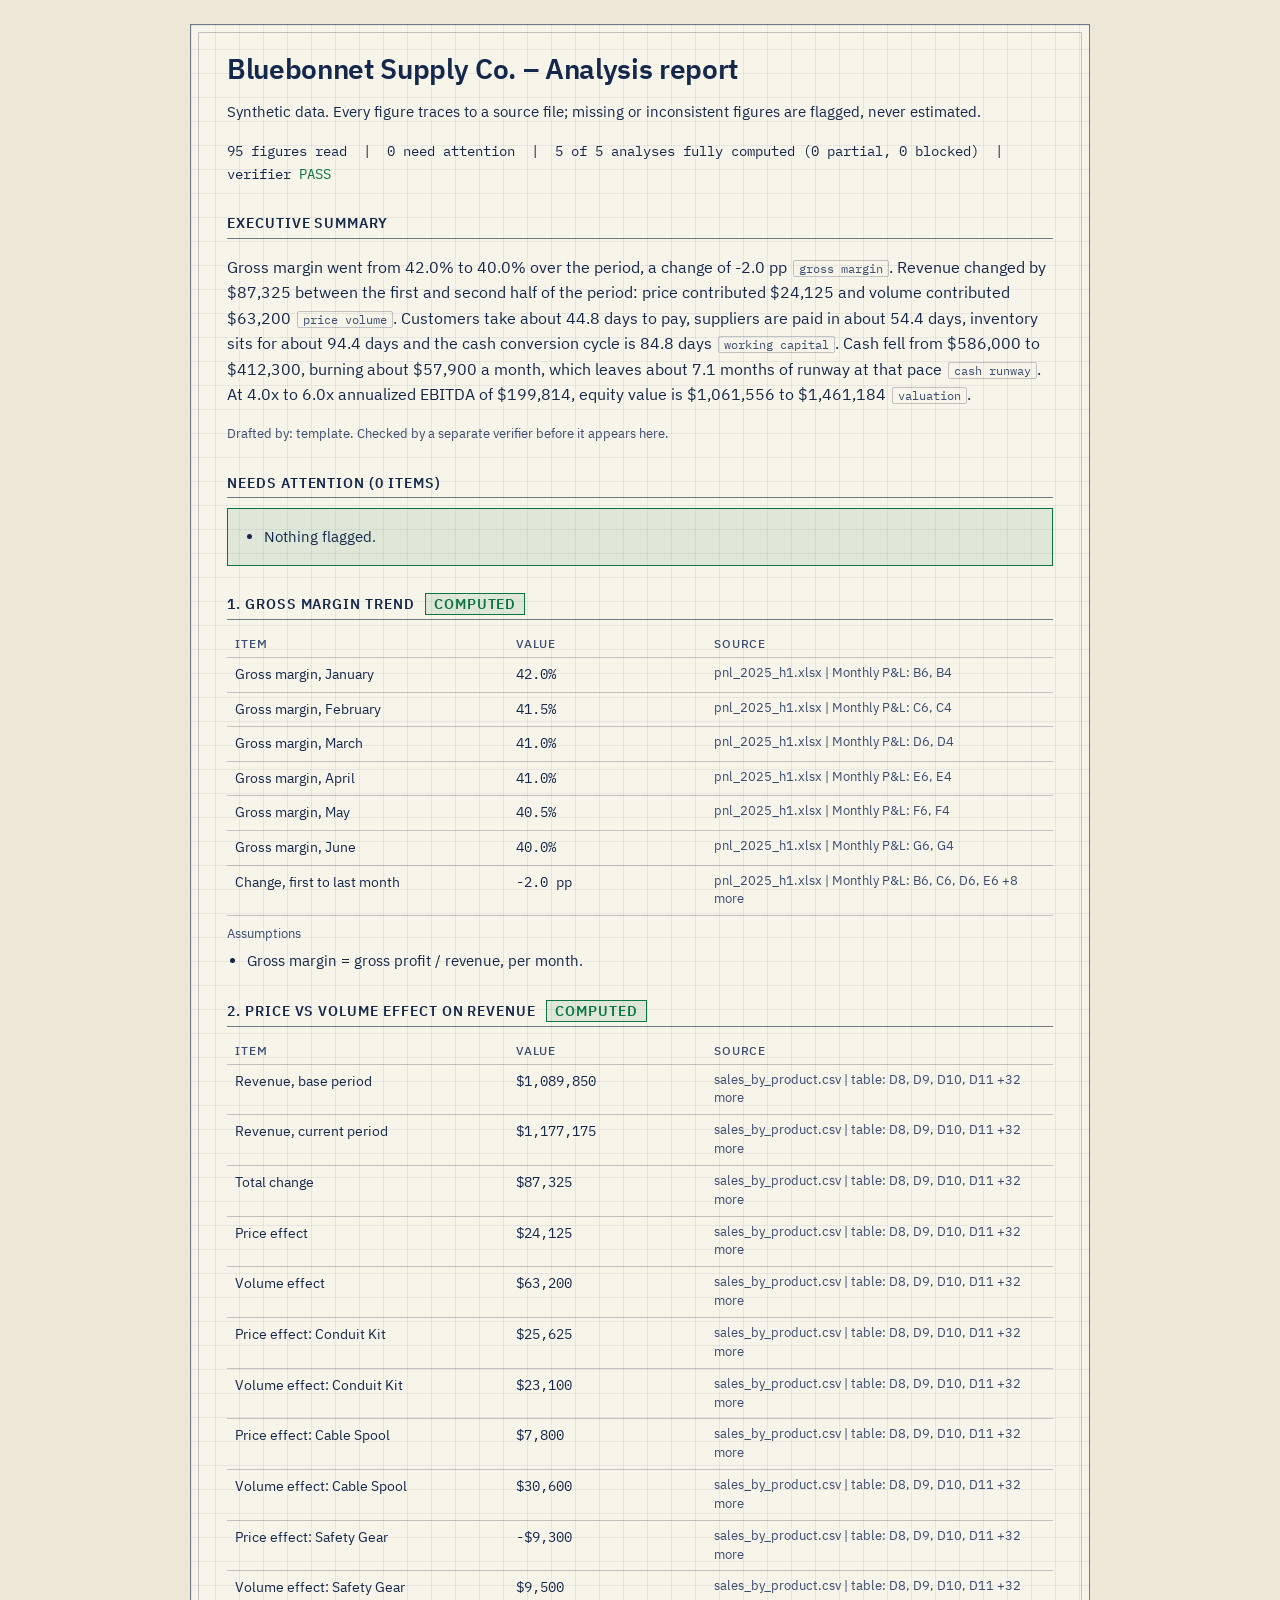
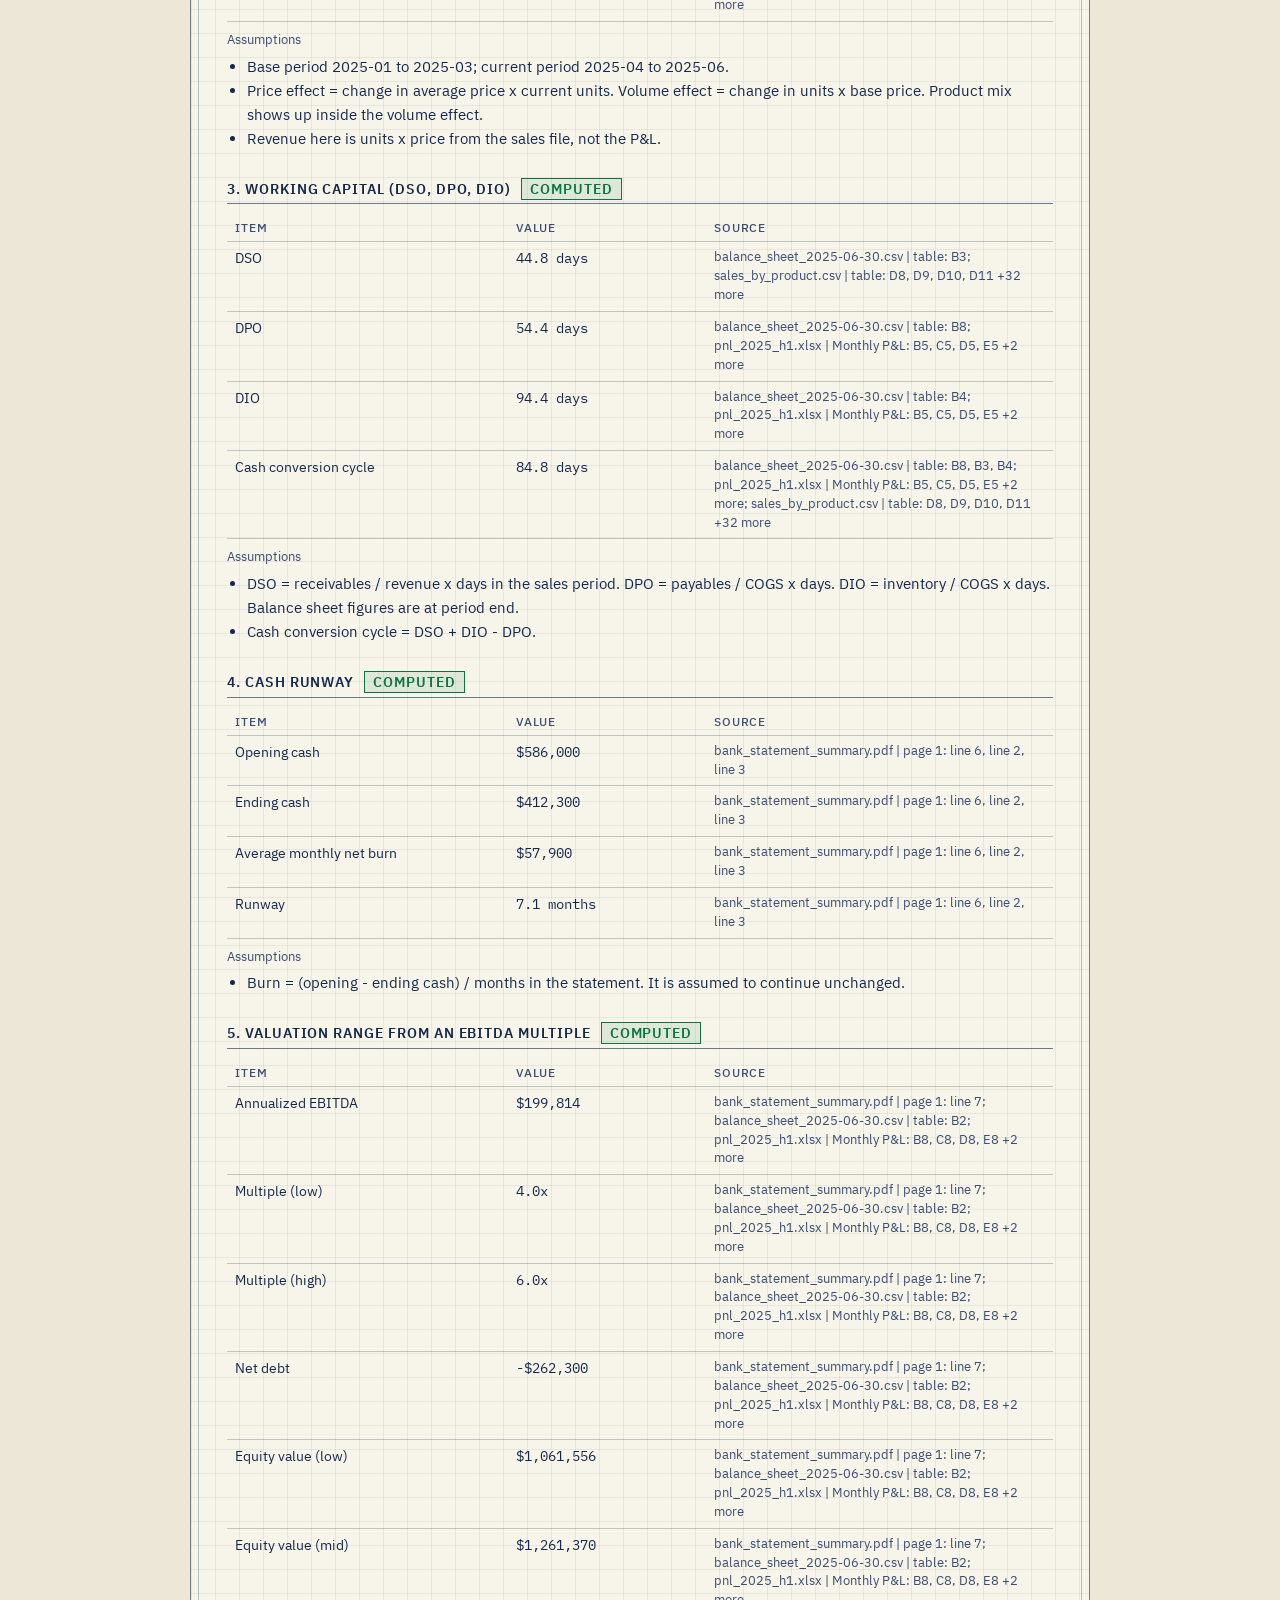
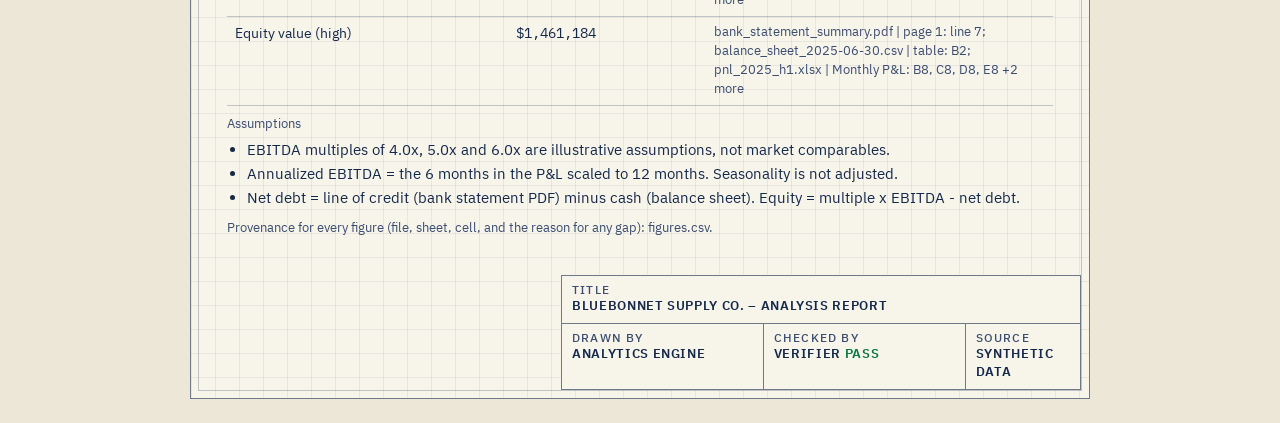
<file: docs/reports/clean.html>
<!doctype html><html lang="en"><meta charset="utf-8"><meta name="viewport" content="width=device-width,initial-scale=1"><meta name="color-scheme" content="light dark"><title>Bluebonnet Supply Co. – Analysis report</title><style>@font-face{font-family:'IBM Plex Sans';font-weight:400;src:url(../fonts/IBMPlexSans-Regular.ttf) format('truetype')}
@font-face{font-family:'IBM Plex Sans';font-weight:500;src:url(../fonts/IBMPlexSans-Medium.ttf) format('truetype')}
@font-face{font-family:'IBM Plex Sans';font-weight:600;src:url(../fonts/IBMPlexSans-SemiBold.ttf) format('truetype')}
@font-face{font-family:'IBM Plex Mono';font-weight:400 500;src:url(../fonts/IBMPlexMono-Regular.ttf) format('truetype')}
:root{--paper:#ece7d6;--sheet:#f7f4ea;--grid:rgba(20,40,75,.07);--ink:#14284b;--ink2:#3b4d70;--hair:rgba(20,40,75,.6);--hair2:rgba(20,40,75,.24);
--on:#0a7540;--on-bg:rgba(10,117,64,.1);--trip:#be3419;--trip-bg:rgba(190,52,25,.09);--amber:#7d4f00;--focus:#1d4fbf}
@media (prefers-color-scheme:dark){:root{--paper:#071530;--sheet:#0c2147;--grid:rgba(160,195,255,.07);--ink:#d9e6ff;--ink2:#a3b9e3;--hair:rgba(190,215,255,.6);--hair2:rgba(190,215,255,.24);
--on:#4fd18b;--on-bg:rgba(79,209,139,.12);--trip:#ff8465;--trip-bg:rgba(255,132,101,.11);--amber:#f2bb52;--focus:#9cc4ff}}
*{box-sizing:border-box}html{scrollbar-color:var(--ink2) var(--paper)}
body{margin:0;background:var(--paper);color:var(--ink);font:400 15px/1.6 'IBM Plex Sans',system-ui,-apple-system,Segoe UI,sans-serif;font-variant-numeric:tabular-nums;padding:24px 14px}
::selection{background:var(--on);color:#fff}
.sheet{position:relative;max-width:900px;margin:0 auto;background-color:var(--sheet);background-image:linear-gradient(var(--grid) 1px,transparent 1px),linear-gradient(90deg,var(--grid) 1px,transparent 1px);background-size:24px 24px;border:1.5px solid var(--hair);padding:28px 36px 8px}
.sheet::before{content:"";position:absolute;inset:7px;border:1px solid var(--hair2);pointer-events:none}
.sheet>*{position:relative}
h1{font-size:28px;line-height:1.15;margin:0 0 6px;font-weight:600;letter-spacing:-.012em}
h2{font:600 13.5px/1.3 'IBM Plex Sans',sans-serif;letter-spacing:.07em;text-transform:uppercase;margin:30px 0 10px;padding-bottom:5px;border-bottom:1px solid var(--hair)}
.st{margin-left:6px;padding:1px 8px;border:1px solid;letter-spacing:.07em}.st-computed{color:var(--on);background:var(--on-bg)}.st-partial{color:var(--amber);background:rgba(200,138,0,.14)}.st-blocked{color:var(--trip);background:var(--trip-bg)}
.status{font:500 14px/1.6 'IBM Plex Mono',ui-monospace,monospace;margin:16px 0}.status .bad{color:var(--trip)}.status .good{color:var(--on)}
.summary{font-size:16px}.tag{font:500 12px 'IBM Plex Mono',ui-monospace,monospace;color:var(--ink2);border:1px solid var(--hair2);border-radius:2px;padding:0 5px;margin-left:2px;white-space:nowrap}
.box{background:var(--trip-bg);border:1px solid var(--trip);padding:6px 16px}.box.ok{background:var(--on-bg);border-color:var(--on)}.box li{margin:10px 0}
details{font-size:12.5px;color:var(--ink2)}code{font-family:'IBM Plex Mono',ui-monospace,monospace;word-break:break-word}
table{border-collapse:collapse;width:100%;font-size:13.5px;table-layout:fixed}th:nth-child(1){width:34%}th:nth-child(2){width:24%}th:nth-child(3){width:42%}th{text-align:left;color:var(--ink2);font:500 12px 'IBM Plex Sans',sans-serif;letter-spacing:.07em;text-transform:uppercase}
th,td{border-bottom:1px solid var(--hair2);padding:6px 8px;vertical-align:top}td.num{font-family:'IBM Plex Mono',ui-monospace,monospace}td:nth-child(3){color:var(--ink2);font:400 13px/1.45 'IBM Plex Sans',sans-serif;overflow-wrap:anywhere}
.small{color:var(--ink2);font-size:13px;margin:8px 0 2px}ul{margin:4px 0;padding-left:20px}
.tb{display:grid;grid-template-columns:1.4fr 1.4fr .8fr;width:min(520px,100%);margin:36px -28px 0 auto;border-top:1.5px solid var(--hair);border-left:1.5px solid var(--hair);background:var(--sheet)}
.tb div{border-right:1.5px solid var(--hair);border-bottom:1.5px solid var(--hair);padding:7px 10px 8px}.tb div:first-child{grid-column:span 3}
.tb span{display:block;font:500 12px/1.2 'IBM Plex Sans',sans-serif;letter-spacing:.1em;text-transform:uppercase;color:var(--ink2)}
.tb b{display:block;font:600 13px/1.35 'IBM Plex Sans',sans-serif;letter-spacing:.05em;text-transform:uppercase}.tb .g{color:var(--on)}.tb .r{color:var(--trip)}
@media (max-width:640px){.sheet{padding:22px 16px 8px}.tb{margin:28px -8px 0;width:auto}table,tbody,tr,td{display:block}tr:first-child{display:none}tr{padding:8px 0;border-bottom:1px solid var(--hair)}td{border:0;padding:2px 4px}td:nth-child(1){font-weight:600}}
@media print{body{font-size:12px;padding:0;background:#fff}}</style><body><main class="sheet"><h1>Bluebonnet Supply Co. – Analysis report</h1><p>Synthetic data. Every figure traces to a source file; missing or inconsistent figures are flagged, never estimated.</p><p class="status"><span class="">95</span> figures read &nbsp;|&nbsp; <span class="">0</span> need attention &nbsp;|&nbsp; <span class="">5 of 5</span> analyses fully computed (0 partial, 0 blocked) &nbsp;|&nbsp; verifier <span class="good">PASS</span></p><h2>Executive summary</h2><p class="summary">Gross margin went from 42.0% to 40.0% over the period, a change of -2.0 pp <span class="tag">gross margin</span>. Revenue changed by $87,325 between the first and second half of the period: price contributed $24,125 and volume contributed $63,200 <span class="tag">price volume</span>. Customers take about 44.8 days to pay, suppliers are paid in about 54.4 days, inventory sits for about 94.4 days and the cash conversion cycle is 84.8 days <span class="tag">working capital</span>. Cash fell from $586,000 to $412,300, burning about $57,900 a month, which leaves about 7.1 months of runway at that pace <span class="tag">cash runway</span>. At 4.0x to 6.0x annualized EBITDA of $199,814, equity value is $1,061,556 to $1,461,184 <span class="tag">valuation</span>.</p><p class="small">Drafted by: template. Checked by a separate verifier before it appears here.</p><h2>Needs attention (0 items)</h2><div class="box ok"><ul><li>Nothing flagged.</li></ul></div><h2>1. Gross margin trend <span class="st st-computed">computed</span></h2><table><tr><th>Item</th><th>Value</th><th>Source</th></tr><tr><td>Gross margin, January</td><td class=num>42.0%</td><td>pnl_2025_h1.xlsx | Monthly P&amp;L: B6, B4</td></tr><tr><td>Gross margin, February</td><td class=num>41.5%</td><td>pnl_2025_h1.xlsx | Monthly P&amp;L: C6, C4</td></tr><tr><td>Gross margin, March</td><td class=num>41.0%</td><td>pnl_2025_h1.xlsx | Monthly P&amp;L: D6, D4</td></tr><tr><td>Gross margin, April</td><td class=num>41.0%</td><td>pnl_2025_h1.xlsx | Monthly P&amp;L: E6, E4</td></tr><tr><td>Gross margin, May</td><td class=num>40.5%</td><td>pnl_2025_h1.xlsx | Monthly P&amp;L: F6, F4</td></tr><tr><td>Gross margin, June</td><td class=num>40.0%</td><td>pnl_2025_h1.xlsx | Monthly P&amp;L: G6, G4</td></tr><tr><td>Change, first to last month</td><td class=num>-2.0 pp</td><td>pnl_2025_h1.xlsx | Monthly P&amp;L: B6, C6, D6, E6 +8 more</td></tr></table><p class="small">Assumptions</p><ul><li>Gross margin = gross profit / revenue, per month.</li></ul><h2>2. Price vs volume effect on revenue <span class="st st-computed">computed</span></h2><table><tr><th>Item</th><th>Value</th><th>Source</th></tr><tr><td>Revenue, base period</td><td class=num>$1,089,850</td><td>sales_by_product.csv | table: D8, D9, D10, D11 +32 more</td></tr><tr><td>Revenue, current period</td><td class=num>$1,177,175</td><td>sales_by_product.csv | table: D8, D9, D10, D11 +32 more</td></tr><tr><td>Total change</td><td class=num>$87,325</td><td>sales_by_product.csv | table: D8, D9, D10, D11 +32 more</td></tr><tr><td>Price effect</td><td class=num>$24,125</td><td>sales_by_product.csv | table: D8, D9, D10, D11 +32 more</td></tr><tr><td>Volume effect</td><td class=num>$63,200</td><td>sales_by_product.csv | table: D8, D9, D10, D11 +32 more</td></tr><tr><td>Price effect: Conduit Kit</td><td class=num>$25,625</td><td>sales_by_product.csv | table: D8, D9, D10, D11 +32 more</td></tr><tr><td>Volume effect: Conduit Kit</td><td class=num>$23,100</td><td>sales_by_product.csv | table: D8, D9, D10, D11 +32 more</td></tr><tr><td>Price effect: Cable Spool</td><td class=num>$7,800</td><td>sales_by_product.csv | table: D8, D9, D10, D11 +32 more</td></tr><tr><td>Volume effect: Cable Spool</td><td class=num>$30,600</td><td>sales_by_product.csv | table: D8, D9, D10, D11 +32 more</td></tr><tr><td>Price effect: Safety Gear</td><td class=num>-$9,300</td><td>sales_by_product.csv | table: D8, D9, D10, D11 +32 more</td></tr><tr><td>Volume effect: Safety Gear</td><td class=num>$9,500</td><td>sales_by_product.csv | table: D8, D9, D10, D11 +32 more</td></tr></table><p class="small">Assumptions</p><ul><li>Base period 2025-01 to 2025-03; current period 2025-04 to 2025-06.</li><li>Price effect = change in average price x current units. Volume effect = change in units x base price. Product mix shows up inside the volume effect.</li><li>Revenue here is units x price from the sales file, not the P&amp;L.</li></ul><h2>3. Working capital (DSO, DPO, DIO) <span class="st st-computed">computed</span></h2><table><tr><th>Item</th><th>Value</th><th>Source</th></tr><tr><td>DSO</td><td class=num>44.8 days</td><td>balance_sheet_2025-06-30.csv | table: B3; sales_by_product.csv | table: D8, D9, D10, D11 +32 more</td></tr><tr><td>DPO</td><td class=num>54.4 days</td><td>balance_sheet_2025-06-30.csv | table: B8; pnl_2025_h1.xlsx | Monthly P&amp;L: B5, C5, D5, E5 +2 more</td></tr><tr><td>DIO</td><td class=num>94.4 days</td><td>balance_sheet_2025-06-30.csv | table: B4; pnl_2025_h1.xlsx | Monthly P&amp;L: B5, C5, D5, E5 +2 more</td></tr><tr><td>Cash conversion cycle</td><td class=num>84.8 days</td><td>balance_sheet_2025-06-30.csv | table: B8, B3, B4; pnl_2025_h1.xlsx | Monthly P&amp;L: B5, C5, D5, E5 +2 more; sales_by_product.csv | table: D8, D9, D10, D11 +32 more</td></tr></table><p class="small">Assumptions</p><ul><li>DSO = receivables / revenue x days in the sales period. DPO = payables / COGS x days. DIO = inventory / COGS x days. Balance sheet figures are at period end.</li><li>Cash conversion cycle = DSO + DIO - DPO.</li></ul><h2>4. Cash runway <span class="st st-computed">computed</span></h2><table><tr><th>Item</th><th>Value</th><th>Source</th></tr><tr><td>Opening cash</td><td class=num>$586,000</td><td>bank_statement_summary.pdf | page 1: line 6, line 2, line 3</td></tr><tr><td>Ending cash</td><td class=num>$412,300</td><td>bank_statement_summary.pdf | page 1: line 6, line 2, line 3</td></tr><tr><td>Average monthly net burn</td><td class=num>$57,900</td><td>bank_statement_summary.pdf | page 1: line 6, line 2, line 3</td></tr><tr><td>Runway</td><td class=num>7.1 months</td><td>bank_statement_summary.pdf | page 1: line 6, line 2, line 3</td></tr></table><p class="small">Assumptions</p><ul><li>Burn = (opening - ending cash) / months in the statement. It is assumed to continue unchanged.</li></ul><h2>5. Valuation range from an EBITDA multiple <span class="st st-computed">computed</span></h2><table><tr><th>Item</th><th>Value</th><th>Source</th></tr><tr><td>Annualized EBITDA</td><td class=num>$199,814</td><td>bank_statement_summary.pdf | page 1: line 7; balance_sheet_2025-06-30.csv | table: B2; pnl_2025_h1.xlsx | Monthly P&amp;L: B8, C8, D8, E8 +2 more</td></tr><tr><td>Multiple (low)</td><td class=num>4.0x</td><td>bank_statement_summary.pdf | page 1: line 7; balance_sheet_2025-06-30.csv | table: B2; pnl_2025_h1.xlsx | Monthly P&amp;L: B8, C8, D8, E8 +2 more</td></tr><tr><td>Multiple (high)</td><td class=num>6.0x</td><td>bank_statement_summary.pdf | page 1: line 7; balance_sheet_2025-06-30.csv | table: B2; pnl_2025_h1.xlsx | Monthly P&amp;L: B8, C8, D8, E8 +2 more</td></tr><tr><td>Net debt</td><td class=num>-$262,300</td><td>bank_statement_summary.pdf | page 1: line 7; balance_sheet_2025-06-30.csv | table: B2; pnl_2025_h1.xlsx | Monthly P&amp;L: B8, C8, D8, E8 +2 more</td></tr><tr><td>Equity value (low)</td><td class=num>$1,061,556</td><td>bank_statement_summary.pdf | page 1: line 7; balance_sheet_2025-06-30.csv | table: B2; pnl_2025_h1.xlsx | Monthly P&amp;L: B8, C8, D8, E8 +2 more</td></tr><tr><td>Equity value (mid)</td><td class=num>$1,261,370</td><td>bank_statement_summary.pdf | page 1: line 7; balance_sheet_2025-06-30.csv | table: B2; pnl_2025_h1.xlsx | Monthly P&amp;L: B8, C8, D8, E8 +2 more</td></tr><tr><td>Equity value (high)</td><td class=num>$1,461,184</td><td>bank_statement_summary.pdf | page 1: line 7; balance_sheet_2025-06-30.csv | table: B2; pnl_2025_h1.xlsx | Monthly P&amp;L: B8, C8, D8, E8 +2 more</td></tr></table><p class="small">Assumptions</p><ul><li>EBITDA multiples of 4.0x, 5.0x and 6.0x are illustrative assumptions, not market comparables.</li><li>Annualized EBITDA = the 6 months in the P&amp;L scaled to 12 months. Seasonality is not adjusted.</li><li>Net debt = line of credit (bank statement PDF) minus cash (balance sheet). Equity = multiple x EBITDA - net debt.</li></ul><p class="small">Provenance for every figure (file, sheet, cell, and the reason for any gap): figures.csv.</p><footer class="tb"><div><span>Title</span><b>Bluebonnet Supply Co. – Analysis report</b></div><div><span>Drawn by</span><b>Analytics engine</b></div><div><span>Checked by</span><b>Verifier <i class="g" style="font-style:normal">PASS</i></b></div><div><span>Source</span><b>Synthetic data</b></div></footer></main></body></html>
</file>
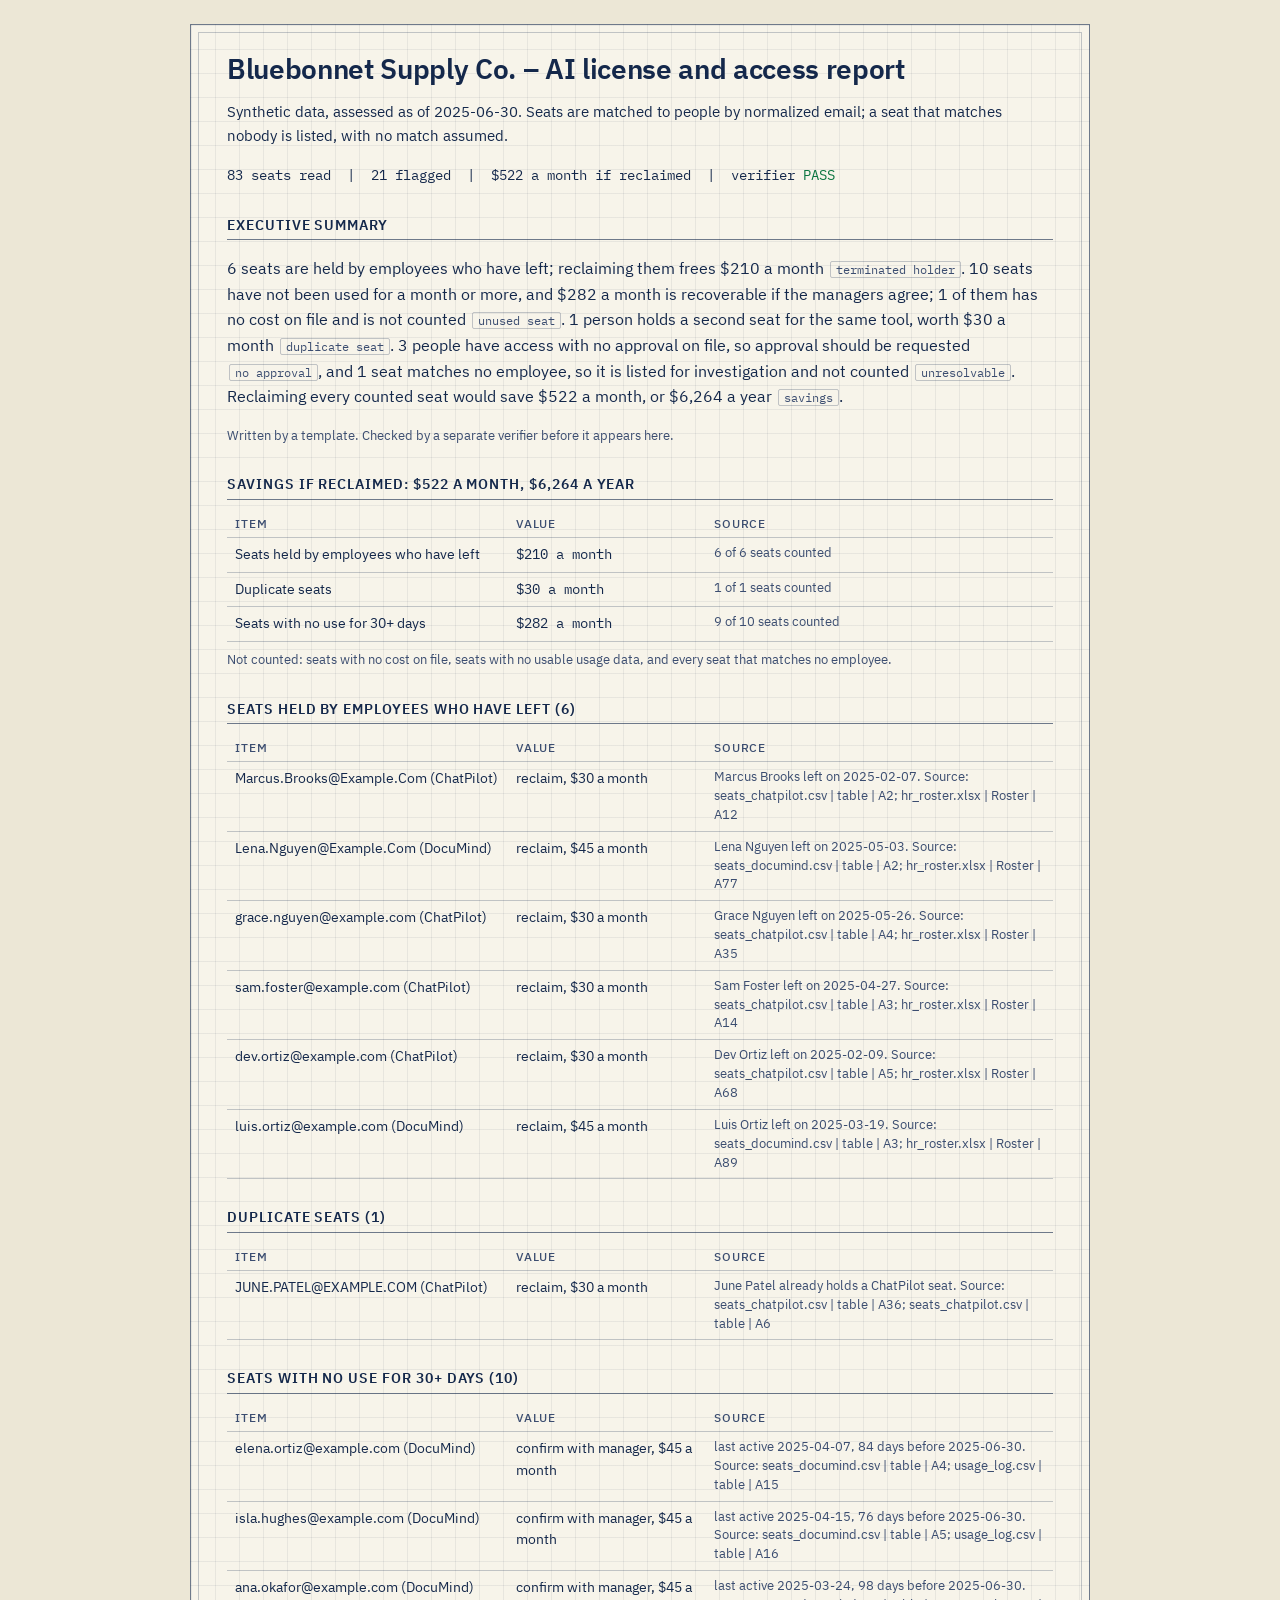
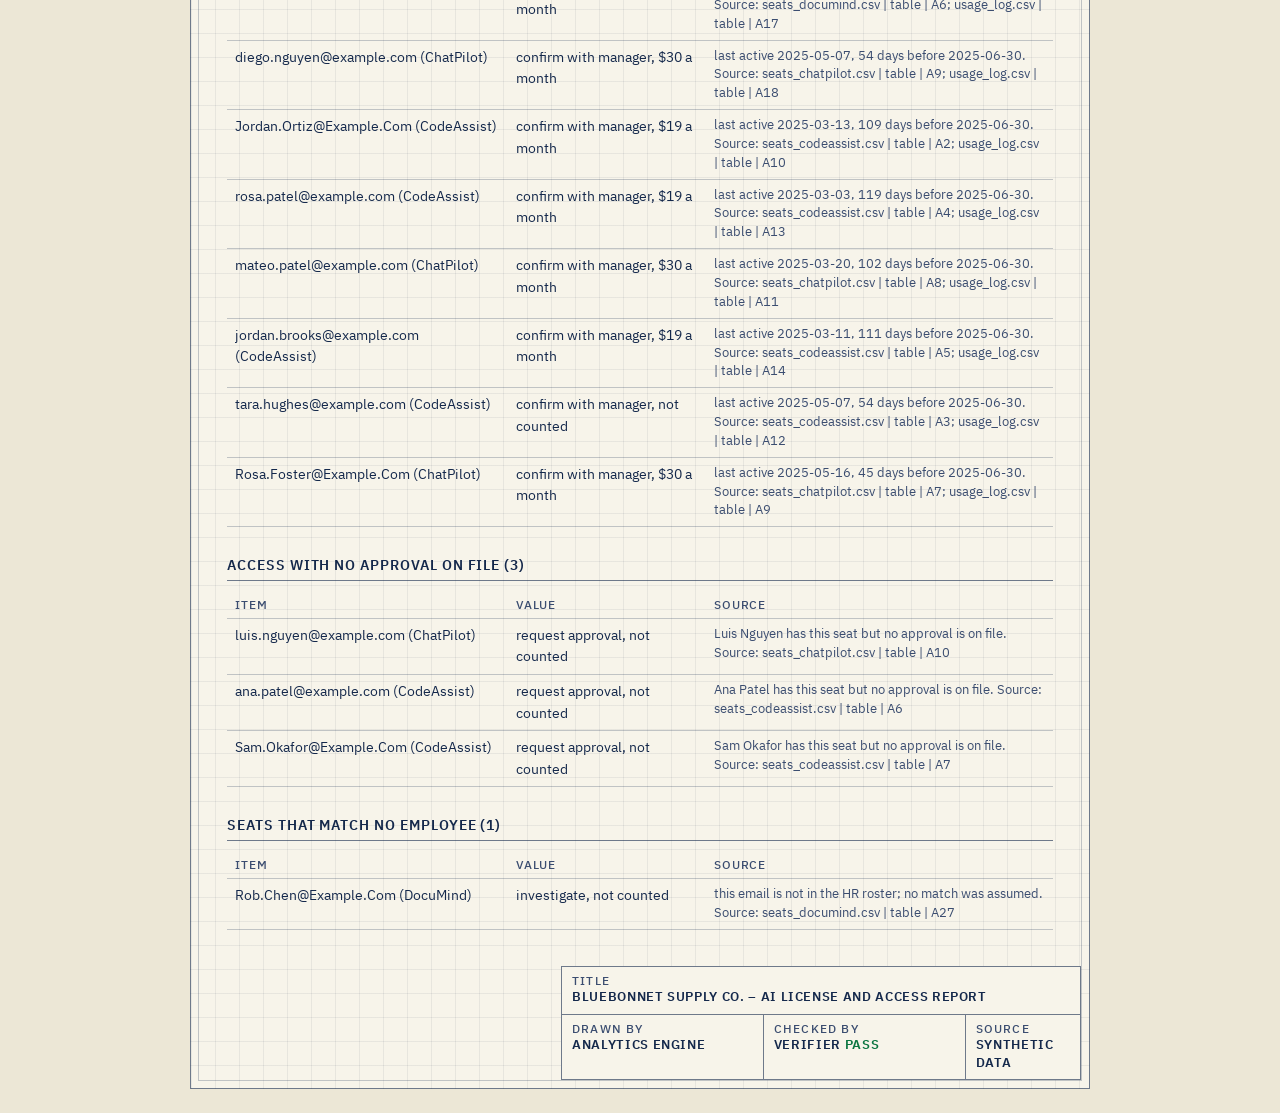
<file: docs/reports/licenses.html>
<!doctype html><html lang="en"><meta charset="utf-8"><meta name="viewport" content="width=device-width,initial-scale=1"><meta name="color-scheme" content="light dark"><title>Bluebonnet Supply Co. – AI license and access report</title><style>@font-face{font-family:'IBM Plex Sans';font-weight:400;src:url(../fonts/IBMPlexSans-Regular.ttf) format('truetype')}
@font-face{font-family:'IBM Plex Sans';font-weight:500;src:url(../fonts/IBMPlexSans-Medium.ttf) format('truetype')}
@font-face{font-family:'IBM Plex Sans';font-weight:600;src:url(../fonts/IBMPlexSans-SemiBold.ttf) format('truetype')}
@font-face{font-family:'IBM Plex Mono';font-weight:400 500;src:url(../fonts/IBMPlexMono-Regular.ttf) format('truetype')}
:root{--paper:#ece7d6;--sheet:#f7f4ea;--grid:rgba(20,40,75,.07);--ink:#14284b;--ink2:#3b4d70;--hair:rgba(20,40,75,.6);--hair2:rgba(20,40,75,.24);
--on:#0a7540;--on-bg:rgba(10,117,64,.1);--trip:#be3419;--trip-bg:rgba(190,52,25,.09);--amber:#7d4f00;--focus:#1d4fbf}
@media (prefers-color-scheme:dark){:root{--paper:#071530;--sheet:#0c2147;--grid:rgba(160,195,255,.07);--ink:#d9e6ff;--ink2:#a3b9e3;--hair:rgba(190,215,255,.6);--hair2:rgba(190,215,255,.24);
--on:#4fd18b;--on-bg:rgba(79,209,139,.12);--trip:#ff8465;--trip-bg:rgba(255,132,101,.11);--amber:#f2bb52;--focus:#9cc4ff}}
*{box-sizing:border-box}html{scrollbar-color:var(--ink2) var(--paper)}
body{margin:0;background:var(--paper);color:var(--ink);font:400 15px/1.6 'IBM Plex Sans',system-ui,-apple-system,Segoe UI,sans-serif;font-variant-numeric:tabular-nums;padding:24px 14px}
::selection{background:var(--on);color:#fff}
.sheet{position:relative;max-width:900px;margin:0 auto;background-color:var(--sheet);background-image:linear-gradient(var(--grid) 1px,transparent 1px),linear-gradient(90deg,var(--grid) 1px,transparent 1px);background-size:24px 24px;border:1.5px solid var(--hair);padding:28px 36px 8px}
.sheet::before{content:"";position:absolute;inset:7px;border:1px solid var(--hair2);pointer-events:none}
.sheet>*{position:relative}
h1{font-size:28px;line-height:1.15;margin:0 0 6px;font-weight:600;letter-spacing:-.012em}
h2{font:600 13.5px/1.3 'IBM Plex Sans',sans-serif;letter-spacing:.07em;text-transform:uppercase;margin:30px 0 10px;padding-bottom:5px;border-bottom:1px solid var(--hair)}
.st{margin-left:6px;padding:1px 8px;border:1px solid;letter-spacing:.07em}.st-computed{color:var(--on);background:var(--on-bg)}.st-partial{color:var(--amber);background:rgba(200,138,0,.14)}.st-blocked{color:var(--trip);background:var(--trip-bg)}
.status{font:500 14px/1.6 'IBM Plex Mono',ui-monospace,monospace;margin:16px 0}.status .bad{color:var(--trip)}.status .good{color:var(--on)}
.summary{font-size:16px}.tag{font:500 12px 'IBM Plex Mono',ui-monospace,monospace;color:var(--ink2);border:1px solid var(--hair2);border-radius:2px;padding:0 5px;margin-left:2px;white-space:nowrap}
.box{background:var(--trip-bg);border:1px solid var(--trip);padding:6px 16px}.box.ok{background:var(--on-bg);border-color:var(--on)}.box li{margin:10px 0}
details{font-size:12.5px;color:var(--ink2)}code{font-family:'IBM Plex Mono',ui-monospace,monospace;word-break:break-word}
table{border-collapse:collapse;width:100%;font-size:13.5px;table-layout:fixed}th:nth-child(1){width:34%}th:nth-child(2){width:24%}th:nth-child(3){width:42%}th{text-align:left;color:var(--ink2);font:500 12px 'IBM Plex Sans',sans-serif;letter-spacing:.07em;text-transform:uppercase}
th,td{border-bottom:1px solid var(--hair2);padding:6px 8px;vertical-align:top}td.num{font-family:'IBM Plex Mono',ui-monospace,monospace}td:nth-child(3){color:var(--ink2);font:400 13px/1.45 'IBM Plex Sans',sans-serif;overflow-wrap:anywhere}
.small{color:var(--ink2);font-size:13px;margin:8px 0 2px}ul{margin:4px 0;padding-left:20px}
.tb{display:grid;grid-template-columns:1.4fr 1.4fr .8fr;width:min(520px,100%);margin:36px -28px 0 auto;border-top:1.5px solid var(--hair);border-left:1.5px solid var(--hair);background:var(--sheet)}
.tb div{border-right:1.5px solid var(--hair);border-bottom:1.5px solid var(--hair);padding:7px 10px 8px}.tb div:first-child{grid-column:span 3}
.tb span{display:block;font:500 12px/1.2 'IBM Plex Sans',sans-serif;letter-spacing:.1em;text-transform:uppercase;color:var(--ink2)}
.tb b{display:block;font:600 13px/1.35 'IBM Plex Sans',sans-serif;letter-spacing:.05em;text-transform:uppercase}.tb .g{color:var(--on)}.tb .r{color:var(--trip)}
@media (max-width:640px){.sheet{padding:22px 16px 8px}.tb{margin:28px -8px 0;width:auto}table,tbody,tr,td{display:block}tr:first-child{display:none}tr{padding:8px 0;border-bottom:1px solid var(--hair)}td{border:0;padding:2px 4px}td:nth-child(1){font-weight:600}}
@media print{body{font-size:12px;padding:0;background:#fff}}</style><body><main class="sheet"><h1>Bluebonnet Supply Co. – AI license and access report</h1><p>Synthetic data, assessed as of 2025-06-30. Seats are matched to people by normalized email; a seat that matches nobody is listed, with no match assumed.</p><p class="status"><span class="">83</span> seats read &nbsp;|&nbsp; <span class="">21</span> flagged &nbsp;|&nbsp; <span class="">$522</span> a month if reclaimed &nbsp;|&nbsp; verifier <span class="good">PASS</span></p><h2>Executive summary</h2><p class="summary">6 seats are held by employees who have left; reclaiming them frees $210 a month <span class="tag">terminated holder</span>. 10 seats have not been used for a month or more, and $282 a month is recoverable if the managers agree; 1 of them has no cost on file and is not counted <span class="tag">unused seat</span>. 1 person holds a second seat for the same tool, worth $30 a month <span class="tag">duplicate seat</span>. 3 people have access with no approval on file, so approval should be requested <span class="tag">no approval</span>, and 1 seat matches no employee, so it is listed for investigation and not counted <span class="tag">unresolvable</span>. Reclaiming every counted seat would save $522 a month, or $6,264 a year <span class="tag">savings</span>.</p><p class="small">Written by a template. Checked by a separate verifier before it appears here.</p><h2>Savings if reclaimed: $522 a month, $6,264 a year</h2><table><tr><th>Item</th><th>Value</th><th>Source</th></tr><tr><td>Seats held by employees who have left</td><td class=num>$210 a month</td><td>6 of 6 seats counted</td></tr><tr><td>Duplicate seats</td><td class=num>$30 a month</td><td>1 of 1 seats counted</td></tr><tr><td>Seats with no use for 30+ days</td><td class=num>$282 a month</td><td>9 of 10 seats counted</td></tr></table><p class="small">Not counted: seats with no cost on file, seats with no usable usage data, and every seat that matches no employee.</p><h2>Seats held by employees who have left (6)</h2><table><tr><th>Item</th><th>Value</th><th>Source</th></tr><tr><td>Marcus.Brooks@Example.Com (ChatPilot)</td><td>reclaim, $30 a month</td><td>Marcus Brooks left on 2025-02-07. Source: seats_chatpilot.csv | table | A2; hr_roster.xlsx | Roster | A12</td></tr><tr><td>Lena.Nguyen@Example.Com (DocuMind)</td><td>reclaim, $45 a month</td><td>Lena Nguyen left on 2025-05-03. Source: seats_documind.csv | table | A2; hr_roster.xlsx | Roster | A77</td></tr><tr><td>grace.nguyen@example.com (ChatPilot)</td><td>reclaim, $30 a month</td><td>Grace Nguyen left on 2025-05-26. Source: seats_chatpilot.csv | table | A4; hr_roster.xlsx | Roster | A35</td></tr><tr><td>sam.foster@example.com (ChatPilot)</td><td>reclaim, $30 a month</td><td>Sam Foster left on 2025-04-27. Source: seats_chatpilot.csv | table | A3; hr_roster.xlsx | Roster | A14</td></tr><tr><td>dev.ortiz@example.com (ChatPilot)</td><td>reclaim, $30 a month</td><td>Dev Ortiz left on 2025-02-09. Source: seats_chatpilot.csv | table | A5; hr_roster.xlsx | Roster | A68</td></tr><tr><td>luis.ortiz@example.com (DocuMind)</td><td>reclaim, $45 a month</td><td>Luis Ortiz left on 2025-03-19. Source: seats_documind.csv | table | A3; hr_roster.xlsx | Roster | A89</td></tr></table><h2>Duplicate seats (1)</h2><table><tr><th>Item</th><th>Value</th><th>Source</th></tr><tr><td>JUNE.PATEL@EXAMPLE.COM (ChatPilot)</td><td>reclaim, $30 a month</td><td>June Patel already holds a ChatPilot seat. Source: seats_chatpilot.csv | table | A36; seats_chatpilot.csv | table | A6</td></tr></table><h2>Seats with no use for 30+ days (10)</h2><table><tr><th>Item</th><th>Value</th><th>Source</th></tr><tr><td>elena.ortiz@example.com (DocuMind)</td><td>confirm with manager, $45 a month</td><td>last active 2025-04-07, 84 days before 2025-06-30. Source: seats_documind.csv | table | A4; usage_log.csv | table | A15</td></tr><tr><td>isla.hughes@example.com (DocuMind)</td><td>confirm with manager, $45 a month</td><td>last active 2025-04-15, 76 days before 2025-06-30. Source: seats_documind.csv | table | A5; usage_log.csv | table | A16</td></tr><tr><td>ana.okafor@example.com (DocuMind)</td><td>confirm with manager, $45 a month</td><td>last active 2025-03-24, 98 days before 2025-06-30. Source: seats_documind.csv | table | A6; usage_log.csv | table | A17</td></tr><tr><td>diego.nguyen@example.com (ChatPilot)</td><td>confirm with manager, $30 a month</td><td>last active 2025-05-07, 54 days before 2025-06-30. Source: seats_chatpilot.csv | table | A9; usage_log.csv | table | A18</td></tr><tr><td>Jordan.Ortiz@Example.Com (CodeAssist)</td><td>confirm with manager, $19 a month</td><td>last active 2025-03-13, 109 days before 2025-06-30. Source: seats_codeassist.csv | table | A2; usage_log.csv | table | A10</td></tr><tr><td>rosa.patel@example.com (CodeAssist)</td><td>confirm with manager, $19 a month</td><td>last active 2025-03-03, 119 days before 2025-06-30. Source: seats_codeassist.csv | table | A4; usage_log.csv | table | A13</td></tr><tr><td>mateo.patel@example.com (ChatPilot)</td><td>confirm with manager, $30 a month</td><td>last active 2025-03-20, 102 days before 2025-06-30. Source: seats_chatpilot.csv | table | A8; usage_log.csv | table | A11</td></tr><tr><td>jordan.brooks@example.com (CodeAssist)</td><td>confirm with manager, $19 a month</td><td>last active 2025-03-11, 111 days before 2025-06-30. Source: seats_codeassist.csv | table | A5; usage_log.csv | table | A14</td></tr><tr><td>tara.hughes@example.com (CodeAssist)</td><td>confirm with manager, not counted</td><td>last active 2025-05-07, 54 days before 2025-06-30. Source: seats_codeassist.csv | table | A3; usage_log.csv | table | A12</td></tr><tr><td>Rosa.Foster@Example.Com (ChatPilot)</td><td>confirm with manager, $30 a month</td><td>last active 2025-05-16, 45 days before 2025-06-30. Source: seats_chatpilot.csv | table | A7; usage_log.csv | table | A9</td></tr></table><h2>Access with no approval on file (3)</h2><table><tr><th>Item</th><th>Value</th><th>Source</th></tr><tr><td>luis.nguyen@example.com (ChatPilot)</td><td>request approval, not counted</td><td>Luis Nguyen has this seat but no approval is on file. Source: seats_chatpilot.csv | table | A10</td></tr><tr><td>ana.patel@example.com (CodeAssist)</td><td>request approval, not counted</td><td>Ana Patel has this seat but no approval is on file. Source: seats_codeassist.csv | table | A6</td></tr><tr><td>Sam.Okafor@Example.Com (CodeAssist)</td><td>request approval, not counted</td><td>Sam Okafor has this seat but no approval is on file. Source: seats_codeassist.csv | table | A7</td></tr></table><h2>Seats that match no employee (1)</h2><table><tr><th>Item</th><th>Value</th><th>Source</th></tr><tr><td>Rob.Chen@Example.Com (DocuMind)</td><td>investigate, not counted</td><td>this email is not in the HR roster; no match was assumed. Source: seats_documind.csv | table | A27</td></tr></table><footer class="tb"><div><span>Title</span><b>Bluebonnet Supply Co. – AI license and access report</b></div><div><span>Drawn by</span><b>Analytics engine</b></div><div><span>Checked by</span><b>Verifier <i class="g" style="font-style:normal">PASS</i></b></div><div><span>Source</span><b>Synthetic data</b></div></footer></main></body></html>
</file>
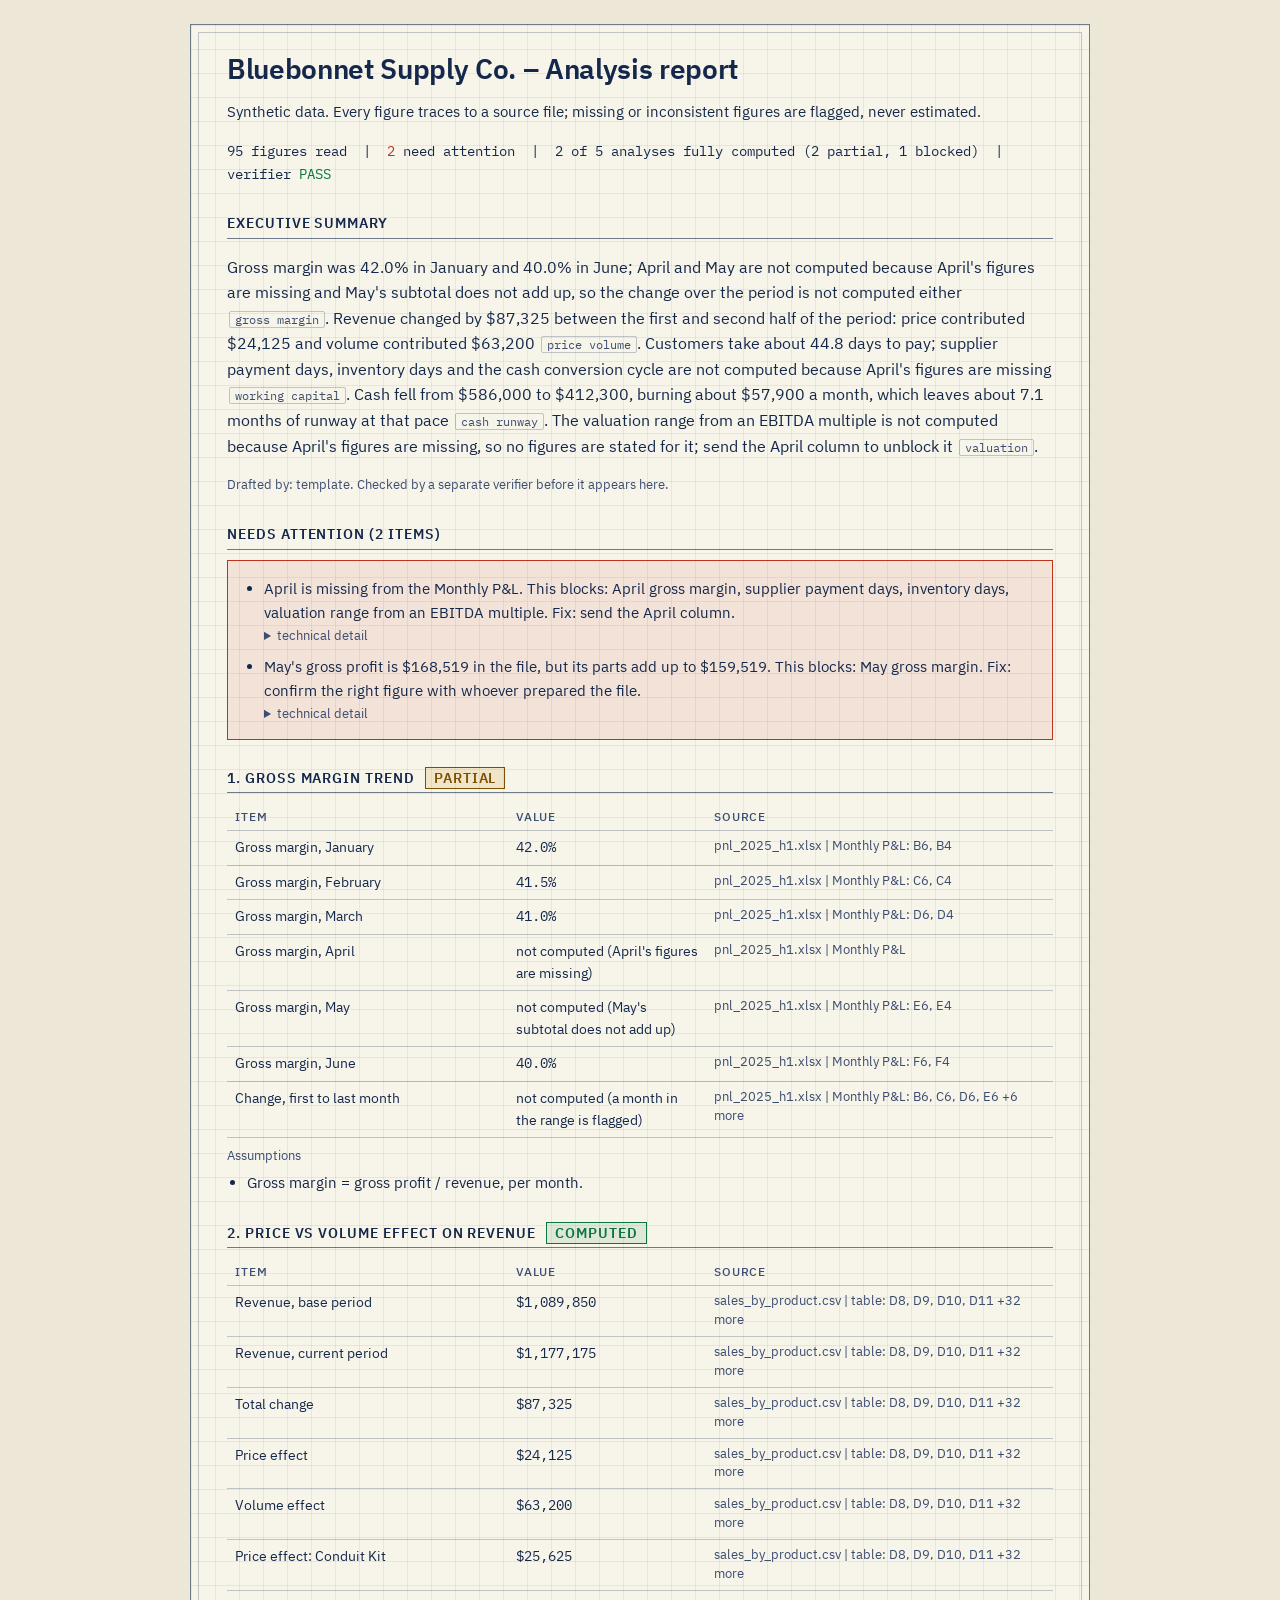
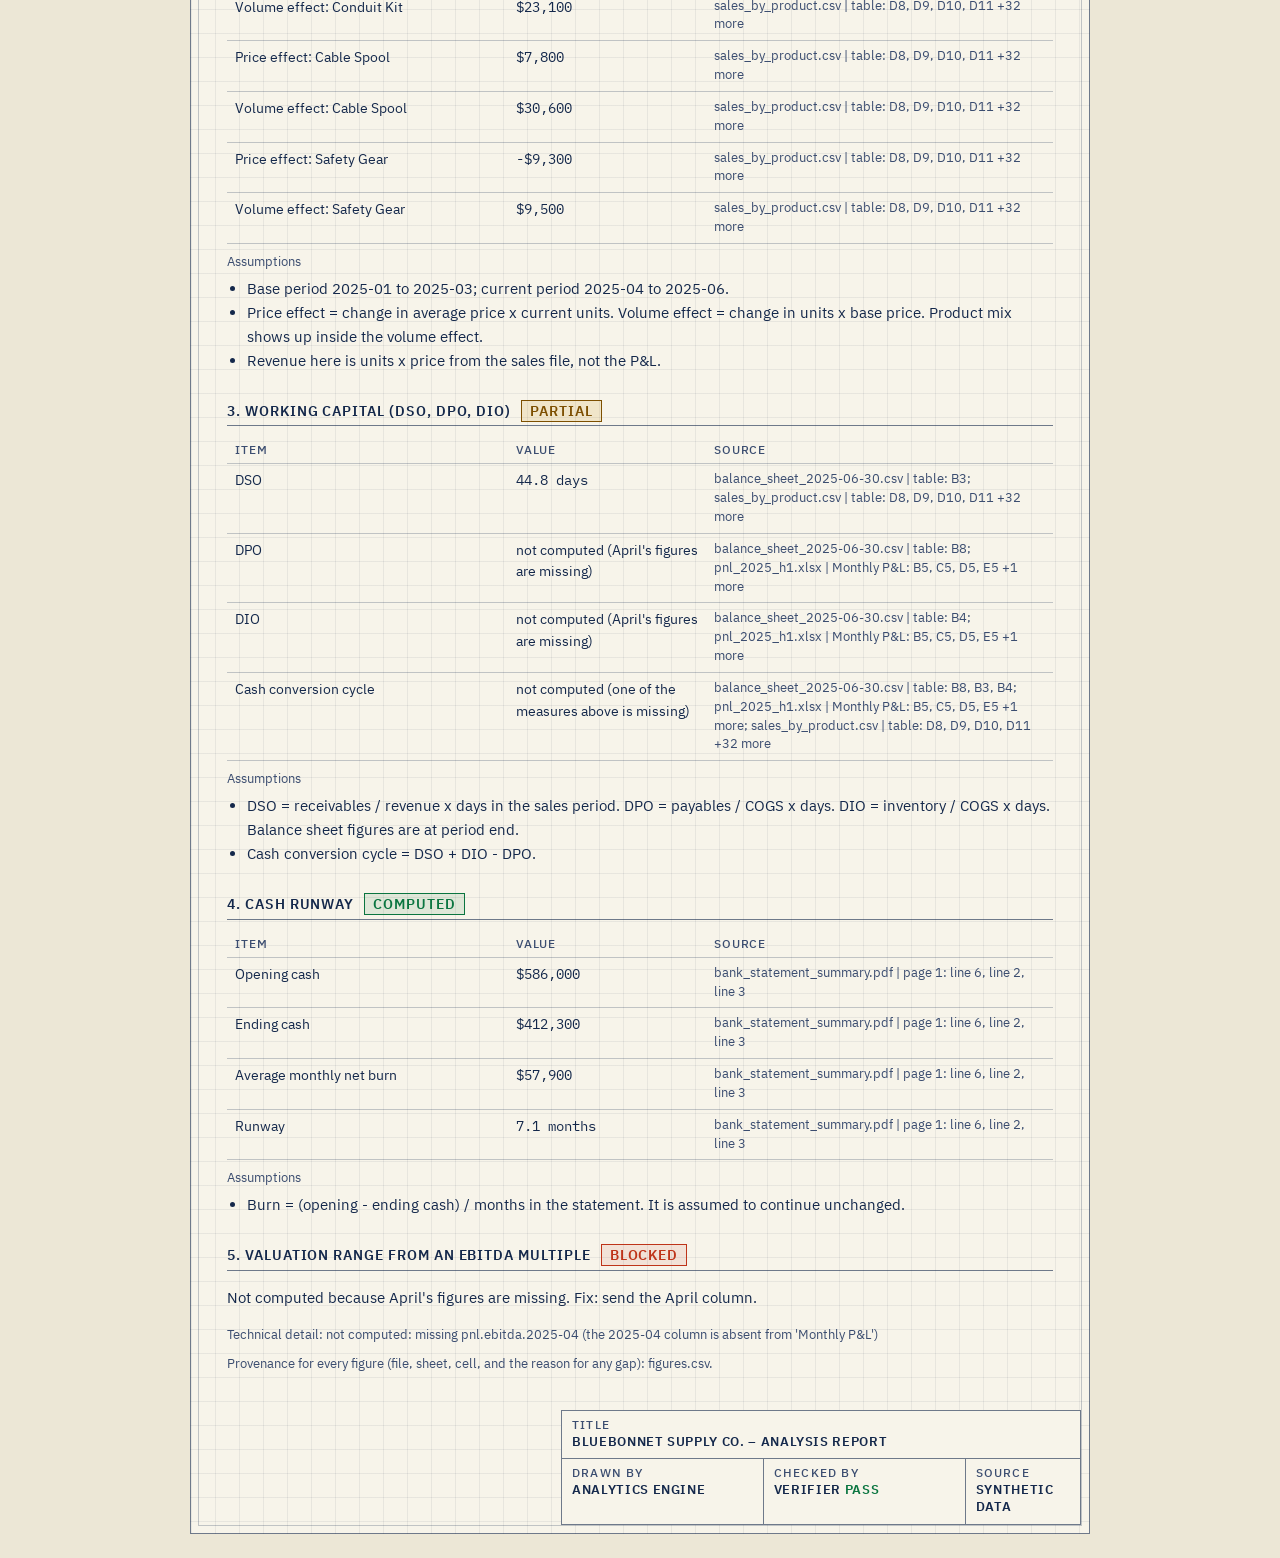
<file: docs/reports/messy.html>
<!doctype html><html lang="en"><meta charset="utf-8"><meta name="viewport" content="width=device-width,initial-scale=1"><meta name="color-scheme" content="light dark"><title>Bluebonnet Supply Co. – Analysis report</title><style>@font-face{font-family:'IBM Plex Sans';font-weight:400;src:url(../fonts/IBMPlexSans-Regular.ttf) format('truetype')}
@font-face{font-family:'IBM Plex Sans';font-weight:500;src:url(../fonts/IBMPlexSans-Medium.ttf) format('truetype')}
@font-face{font-family:'IBM Plex Sans';font-weight:600;src:url(../fonts/IBMPlexSans-SemiBold.ttf) format('truetype')}
@font-face{font-family:'IBM Plex Mono';font-weight:400 500;src:url(../fonts/IBMPlexMono-Regular.ttf) format('truetype')}
:root{--paper:#ece7d6;--sheet:#f7f4ea;--grid:rgba(20,40,75,.07);--ink:#14284b;--ink2:#3b4d70;--hair:rgba(20,40,75,.6);--hair2:rgba(20,40,75,.24);
--on:#0a7540;--on-bg:rgba(10,117,64,.1);--trip:#be3419;--trip-bg:rgba(190,52,25,.09);--amber:#7d4f00;--focus:#1d4fbf}
@media (prefers-color-scheme:dark){:root{--paper:#071530;--sheet:#0c2147;--grid:rgba(160,195,255,.07);--ink:#d9e6ff;--ink2:#a3b9e3;--hair:rgba(190,215,255,.6);--hair2:rgba(190,215,255,.24);
--on:#4fd18b;--on-bg:rgba(79,209,139,.12);--trip:#ff8465;--trip-bg:rgba(255,132,101,.11);--amber:#f2bb52;--focus:#9cc4ff}}
*{box-sizing:border-box}html{scrollbar-color:var(--ink2) var(--paper)}
body{margin:0;background:var(--paper);color:var(--ink);font:400 15px/1.6 'IBM Plex Sans',system-ui,-apple-system,Segoe UI,sans-serif;font-variant-numeric:tabular-nums;padding:24px 14px}
::selection{background:var(--on);color:#fff}
.sheet{position:relative;max-width:900px;margin:0 auto;background-color:var(--sheet);background-image:linear-gradient(var(--grid) 1px,transparent 1px),linear-gradient(90deg,var(--grid) 1px,transparent 1px);background-size:24px 24px;border:1.5px solid var(--hair);padding:28px 36px 8px}
.sheet::before{content:"";position:absolute;inset:7px;border:1px solid var(--hair2);pointer-events:none}
.sheet>*{position:relative}
h1{font-size:28px;line-height:1.15;margin:0 0 6px;font-weight:600;letter-spacing:-.012em}
h2{font:600 13.5px/1.3 'IBM Plex Sans',sans-serif;letter-spacing:.07em;text-transform:uppercase;margin:30px 0 10px;padding-bottom:5px;border-bottom:1px solid var(--hair)}
.st{margin-left:6px;padding:1px 8px;border:1px solid;letter-spacing:.07em}.st-computed{color:var(--on);background:var(--on-bg)}.st-partial{color:var(--amber);background:rgba(200,138,0,.14)}.st-blocked{color:var(--trip);background:var(--trip-bg)}
.status{font:500 14px/1.6 'IBM Plex Mono',ui-monospace,monospace;margin:16px 0}.status .bad{color:var(--trip)}.status .good{color:var(--on)}
.summary{font-size:16px}.tag{font:500 12px 'IBM Plex Mono',ui-monospace,monospace;color:var(--ink2);border:1px solid var(--hair2);border-radius:2px;padding:0 5px;margin-left:2px;white-space:nowrap}
.box{background:var(--trip-bg);border:1px solid var(--trip);padding:6px 16px}.box.ok{background:var(--on-bg);border-color:var(--on)}.box li{margin:10px 0}
details{font-size:12.5px;color:var(--ink2)}code{font-family:'IBM Plex Mono',ui-monospace,monospace;word-break:break-word}
table{border-collapse:collapse;width:100%;font-size:13.5px;table-layout:fixed}th:nth-child(1){width:34%}th:nth-child(2){width:24%}th:nth-child(3){width:42%}th{text-align:left;color:var(--ink2);font:500 12px 'IBM Plex Sans',sans-serif;letter-spacing:.07em;text-transform:uppercase}
th,td{border-bottom:1px solid var(--hair2);padding:6px 8px;vertical-align:top}td.num{font-family:'IBM Plex Mono',ui-monospace,monospace}td:nth-child(3){color:var(--ink2);font:400 13px/1.45 'IBM Plex Sans',sans-serif;overflow-wrap:anywhere}
.small{color:var(--ink2);font-size:13px;margin:8px 0 2px}ul{margin:4px 0;padding-left:20px}
.tb{display:grid;grid-template-columns:1.4fr 1.4fr .8fr;width:min(520px,100%);margin:36px -28px 0 auto;border-top:1.5px solid var(--hair);border-left:1.5px solid var(--hair);background:var(--sheet)}
.tb div{border-right:1.5px solid var(--hair);border-bottom:1.5px solid var(--hair);padding:7px 10px 8px}.tb div:first-child{grid-column:span 3}
.tb span{display:block;font:500 12px/1.2 'IBM Plex Sans',sans-serif;letter-spacing:.1em;text-transform:uppercase;color:var(--ink2)}
.tb b{display:block;font:600 13px/1.35 'IBM Plex Sans',sans-serif;letter-spacing:.05em;text-transform:uppercase}.tb .g{color:var(--on)}.tb .r{color:var(--trip)}
@media (max-width:640px){.sheet{padding:22px 16px 8px}.tb{margin:28px -8px 0;width:auto}table,tbody,tr,td{display:block}tr:first-child{display:none}tr{padding:8px 0;border-bottom:1px solid var(--hair)}td{border:0;padding:2px 4px}td:nth-child(1){font-weight:600}}
@media print{body{font-size:12px;padding:0;background:#fff}}</style><body><main class="sheet"><h1>Bluebonnet Supply Co. – Analysis report</h1><p>Synthetic data. Every figure traces to a source file; missing or inconsistent figures are flagged, never estimated.</p><p class="status"><span class="">95</span> figures read &nbsp;|&nbsp; <span class="bad">2</span> need attention &nbsp;|&nbsp; <span class="">2 of 5</span> analyses fully computed (2 partial, 1 blocked) &nbsp;|&nbsp; verifier <span class="good">PASS</span></p><h2>Executive summary</h2><p class="summary">Gross margin was 42.0% in January and 40.0% in June; April and May are not computed because April&#x27;s figures are missing and May&#x27;s subtotal does not add up, so the change over the period is not computed either <span class="tag">gross margin</span>. Revenue changed by $87,325 between the first and second half of the period: price contributed $24,125 and volume contributed $63,200 <span class="tag">price volume</span>. Customers take about 44.8 days to pay; supplier payment days, inventory days and the cash conversion cycle are not computed because April&#x27;s figures are missing <span class="tag">working capital</span>. Cash fell from $586,000 to $412,300, burning about $57,900 a month, which leaves about 7.1 months of runway at that pace <span class="tag">cash runway</span>. The valuation range from an EBITDA multiple is not computed because April&#x27;s figures are missing, so no figures are stated for it; send the April column to unblock it <span class="tag">valuation</span>.</p><p class="small">Drafted by: template. Checked by a separate verifier before it appears here.</p><h2>Needs attention (2 items)</h2><div class="box"><ul><li>April is missing from the Monthly P&amp;L. This blocks: April gross margin, supplier payment days, inventory days, valuation range from an EBITDA multiple. Fix: send the April column.<details><summary>technical detail</summary><code>pnl.revenue.2025-04, pnl.cogs.2025-04, pnl.gross_profit.2025-04, pnl.opex.2025-04, pnl.ebitda.2025-04</code></details></li><li>May&#x27;s gross profit is $168,519 in the file, but its parts add up to $159,519. This blocks: May gross margin. Fix: confirm the right figure with whoever prepared the file.<details><summary>technical detail</summary><code>pnl.gross_profit.2025-05</code></details></li></ul></div><h2>1. Gross margin trend <span class="st st-partial">partial</span></h2><table><tr><th>Item</th><th>Value</th><th>Source</th></tr><tr><td>Gross margin, January</td><td class=num>42.0%</td><td>pnl_2025_h1.xlsx | Monthly P&amp;L: B6, B4</td></tr><tr><td>Gross margin, February</td><td class=num>41.5%</td><td>pnl_2025_h1.xlsx | Monthly P&amp;L: C6, C4</td></tr><tr><td>Gross margin, March</td><td class=num>41.0%</td><td>pnl_2025_h1.xlsx | Monthly P&amp;L: D6, D4</td></tr><tr><td>Gross margin, April</td><td>not computed (April&#x27;s figures are missing)</td><td>pnl_2025_h1.xlsx | Monthly P&amp;L</td></tr><tr><td>Gross margin, May</td><td>not computed (May&#x27;s subtotal does not add up)</td><td>pnl_2025_h1.xlsx | Monthly P&amp;L: E6, E4</td></tr><tr><td>Gross margin, June</td><td class=num>40.0%</td><td>pnl_2025_h1.xlsx | Monthly P&amp;L: F6, F4</td></tr><tr><td>Change, first to last month</td><td>not computed (a month in the range is flagged)</td><td>pnl_2025_h1.xlsx | Monthly P&amp;L: B6, C6, D6, E6 +6 more</td></tr></table><p class="small">Assumptions</p><ul><li>Gross margin = gross profit / revenue, per month.</li></ul><h2>2. Price vs volume effect on revenue <span class="st st-computed">computed</span></h2><table><tr><th>Item</th><th>Value</th><th>Source</th></tr><tr><td>Revenue, base period</td><td class=num>$1,089,850</td><td>sales_by_product.csv | table: D8, D9, D10, D11 +32 more</td></tr><tr><td>Revenue, current period</td><td class=num>$1,177,175</td><td>sales_by_product.csv | table: D8, D9, D10, D11 +32 more</td></tr><tr><td>Total change</td><td class=num>$87,325</td><td>sales_by_product.csv | table: D8, D9, D10, D11 +32 more</td></tr><tr><td>Price effect</td><td class=num>$24,125</td><td>sales_by_product.csv | table: D8, D9, D10, D11 +32 more</td></tr><tr><td>Volume effect</td><td class=num>$63,200</td><td>sales_by_product.csv | table: D8, D9, D10, D11 +32 more</td></tr><tr><td>Price effect: Conduit Kit</td><td class=num>$25,625</td><td>sales_by_product.csv | table: D8, D9, D10, D11 +32 more</td></tr><tr><td>Volume effect: Conduit Kit</td><td class=num>$23,100</td><td>sales_by_product.csv | table: D8, D9, D10, D11 +32 more</td></tr><tr><td>Price effect: Cable Spool</td><td class=num>$7,800</td><td>sales_by_product.csv | table: D8, D9, D10, D11 +32 more</td></tr><tr><td>Volume effect: Cable Spool</td><td class=num>$30,600</td><td>sales_by_product.csv | table: D8, D9, D10, D11 +32 more</td></tr><tr><td>Price effect: Safety Gear</td><td class=num>-$9,300</td><td>sales_by_product.csv | table: D8, D9, D10, D11 +32 more</td></tr><tr><td>Volume effect: Safety Gear</td><td class=num>$9,500</td><td>sales_by_product.csv | table: D8, D9, D10, D11 +32 more</td></tr></table><p class="small">Assumptions</p><ul><li>Base period 2025-01 to 2025-03; current period 2025-04 to 2025-06.</li><li>Price effect = change in average price x current units. Volume effect = change in units x base price. Product mix shows up inside the volume effect.</li><li>Revenue here is units x price from the sales file, not the P&amp;L.</li></ul><h2>3. Working capital (DSO, DPO, DIO) <span class="st st-partial">partial</span></h2><table><tr><th>Item</th><th>Value</th><th>Source</th></tr><tr><td>DSO</td><td class=num>44.8 days</td><td>balance_sheet_2025-06-30.csv | table: B3; sales_by_product.csv | table: D8, D9, D10, D11 +32 more</td></tr><tr><td>DPO</td><td>not computed (April&#x27;s figures are missing)</td><td>balance_sheet_2025-06-30.csv | table: B8; pnl_2025_h1.xlsx | Monthly P&amp;L: B5, C5, D5, E5 +1 more</td></tr><tr><td>DIO</td><td>not computed (April&#x27;s figures are missing)</td><td>balance_sheet_2025-06-30.csv | table: B4; pnl_2025_h1.xlsx | Monthly P&amp;L: B5, C5, D5, E5 +1 more</td></tr><tr><td>Cash conversion cycle</td><td>not computed (one of the measures above is missing)</td><td>balance_sheet_2025-06-30.csv | table: B8, B3, B4; pnl_2025_h1.xlsx | Monthly P&amp;L: B5, C5, D5, E5 +1 more; sales_by_product.csv | table: D8, D9, D10, D11 +32 more</td></tr></table><p class="small">Assumptions</p><ul><li>DSO = receivables / revenue x days in the sales period. DPO = payables / COGS x days. DIO = inventory / COGS x days. Balance sheet figures are at period end.</li><li>Cash conversion cycle = DSO + DIO - DPO.</li></ul><h2>4. Cash runway <span class="st st-computed">computed</span></h2><table><tr><th>Item</th><th>Value</th><th>Source</th></tr><tr><td>Opening cash</td><td class=num>$586,000</td><td>bank_statement_summary.pdf | page 1: line 6, line 2, line 3</td></tr><tr><td>Ending cash</td><td class=num>$412,300</td><td>bank_statement_summary.pdf | page 1: line 6, line 2, line 3</td></tr><tr><td>Average monthly net burn</td><td class=num>$57,900</td><td>bank_statement_summary.pdf | page 1: line 6, line 2, line 3</td></tr><tr><td>Runway</td><td class=num>7.1 months</td><td>bank_statement_summary.pdf | page 1: line 6, line 2, line 3</td></tr></table><p class="small">Assumptions</p><ul><li>Burn = (opening - ending cash) / months in the statement. It is assumed to continue unchanged.</li></ul><h2>5. Valuation range from an EBITDA multiple <span class="st st-blocked">blocked</span></h2><p>Not computed because April&#x27;s figures are missing. Fix: send the April column.</p><p class="small">Technical detail: not computed: missing pnl.ebitda.2025-04 (the 2025-04 column is absent from &#x27;Monthly P&amp;L&#x27;)</p><p class="small">Provenance for every figure (file, sheet, cell, and the reason for any gap): figures.csv.</p><footer class="tb"><div><span>Title</span><b>Bluebonnet Supply Co. – Analysis report</b></div><div><span>Drawn by</span><b>Analytics engine</b></div><div><span>Checked by</span><b>Verifier <i class="g" style="font-style:normal">PASS</i></b></div><div><span>Source</span><b>Synthetic data</b></div></footer></main></body></html>
</file>
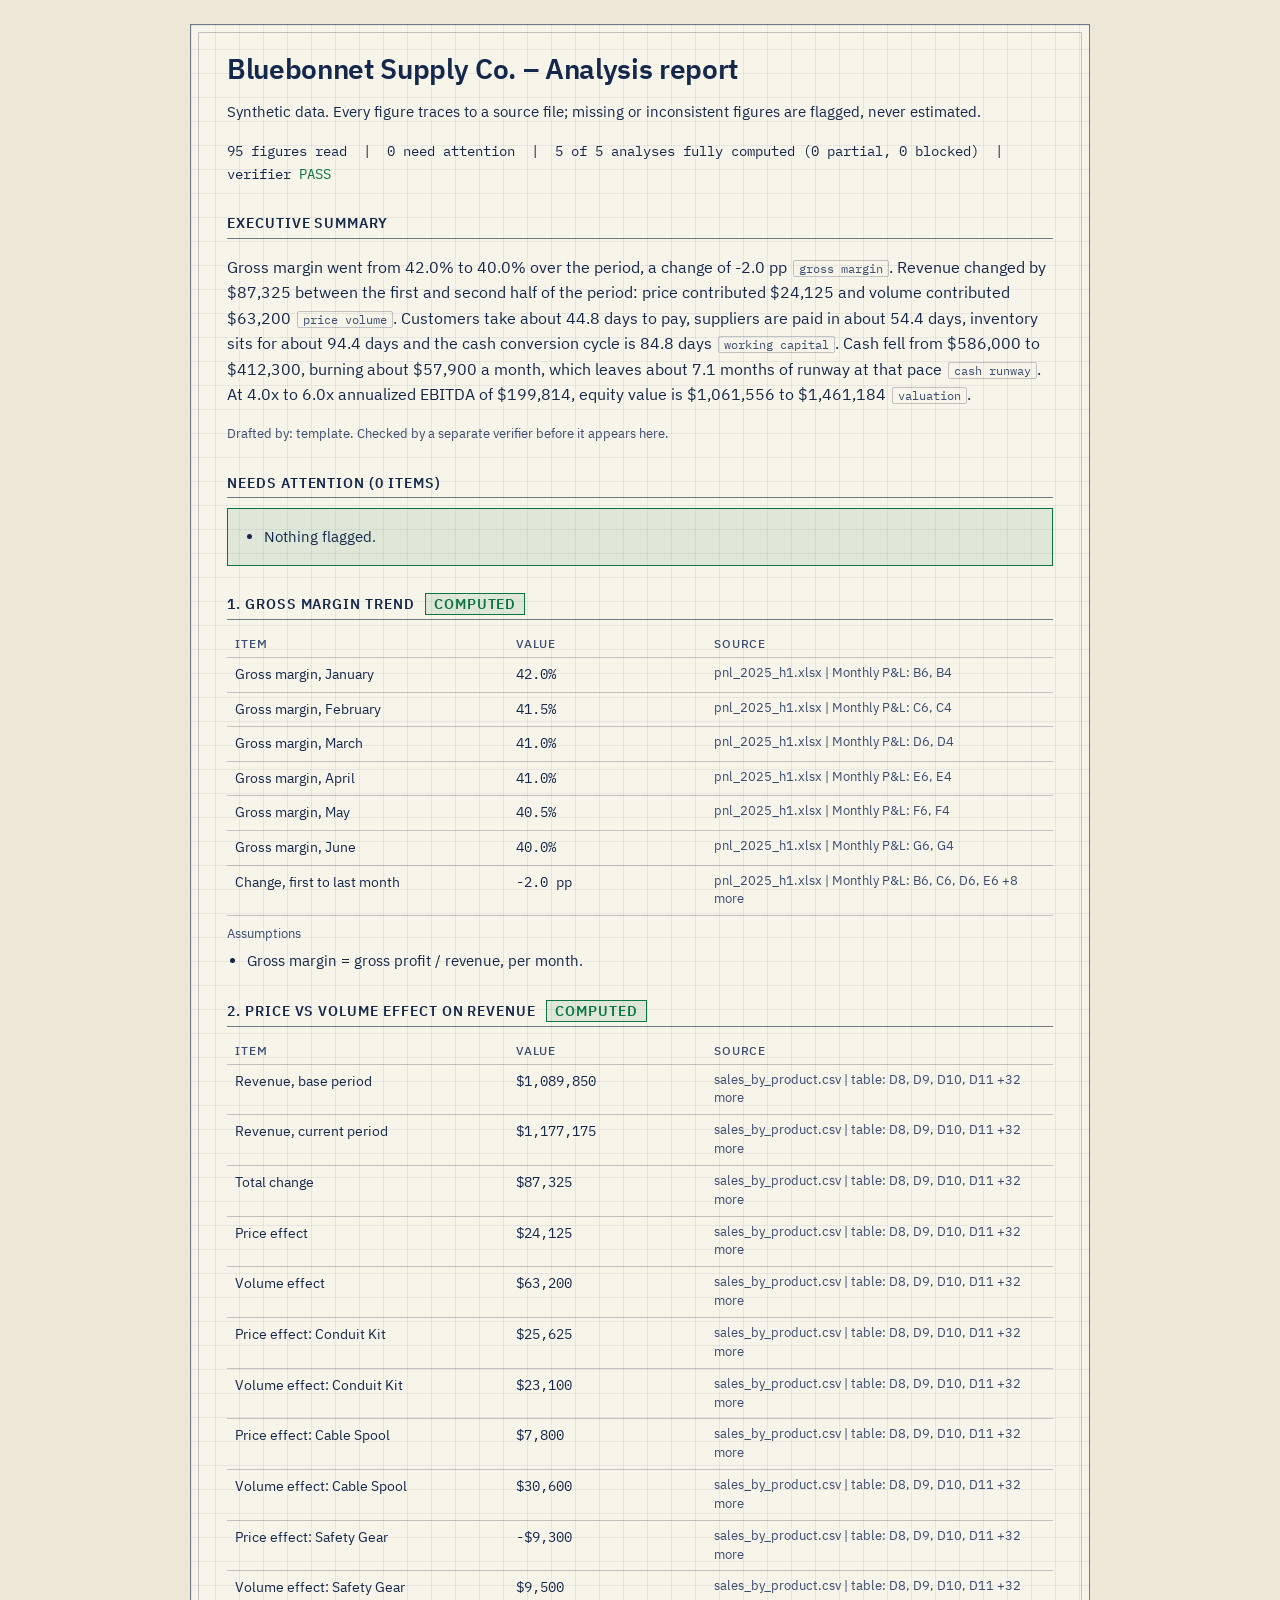
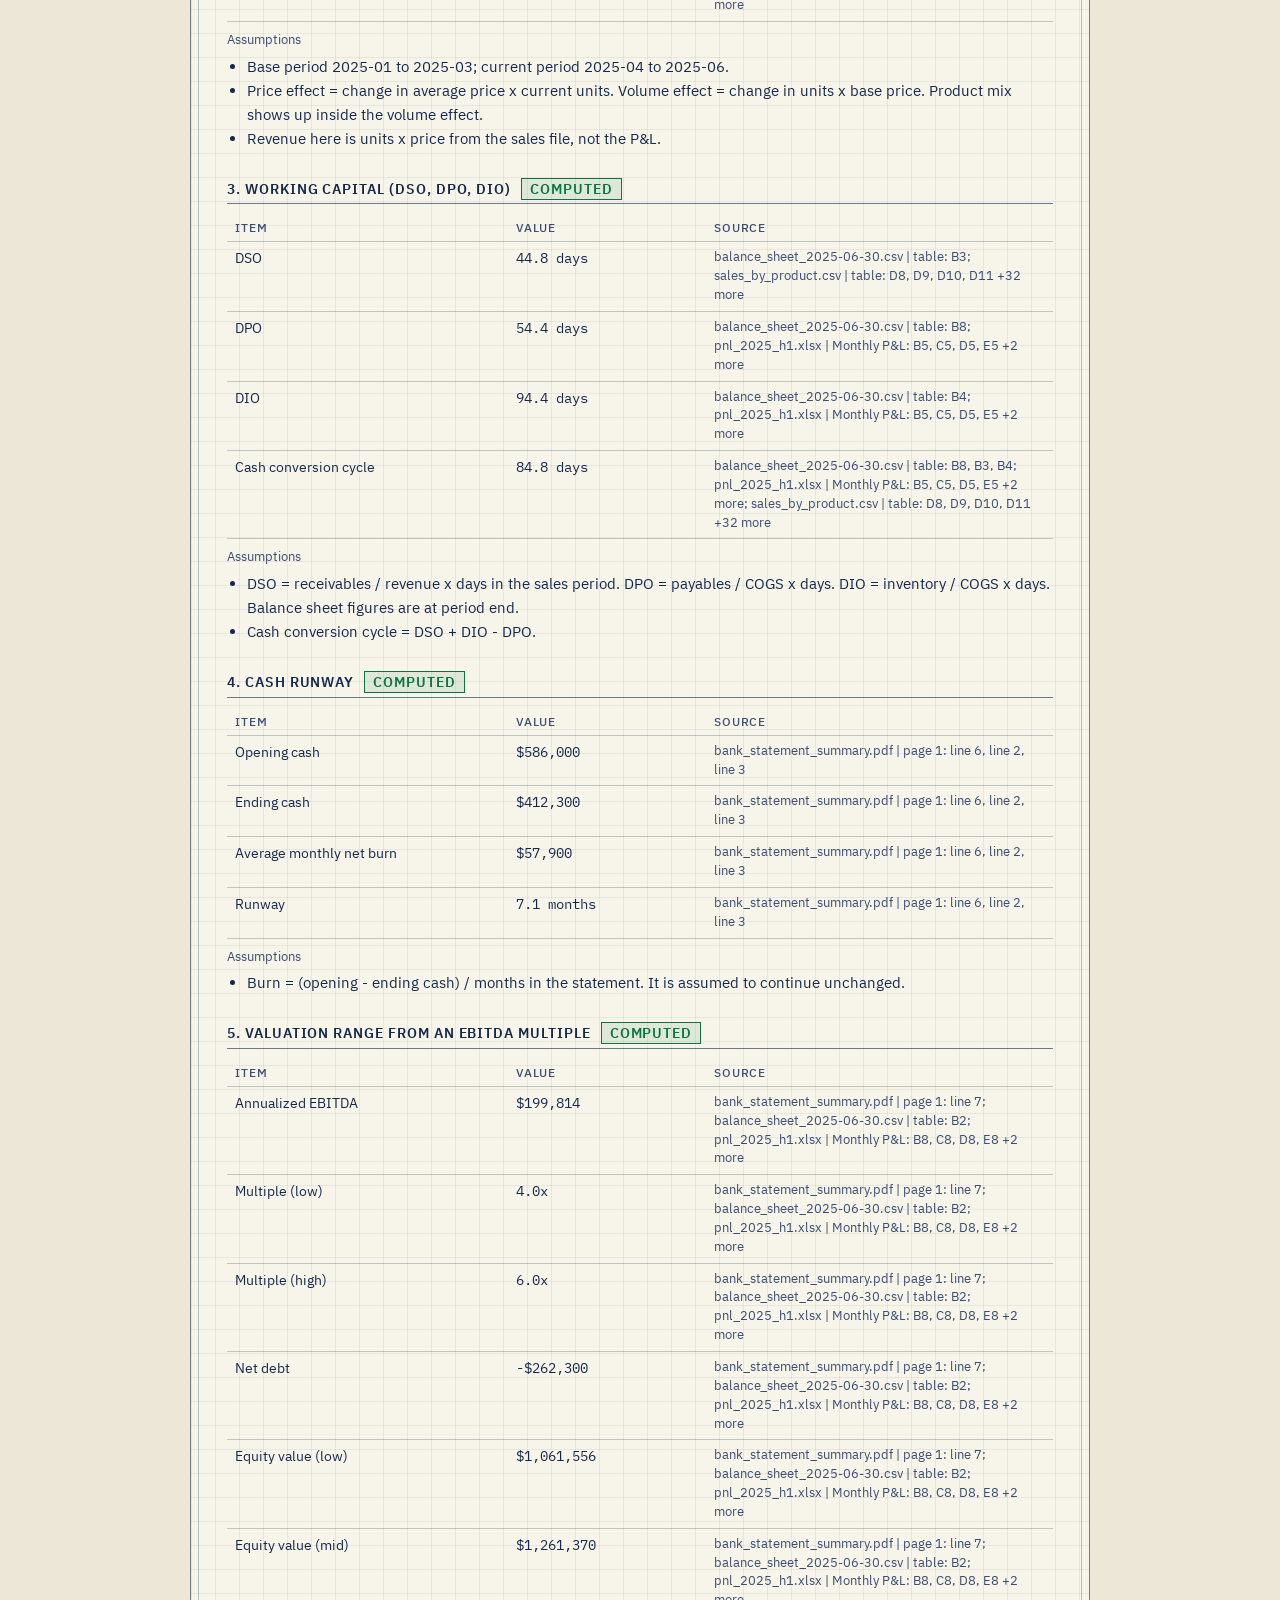
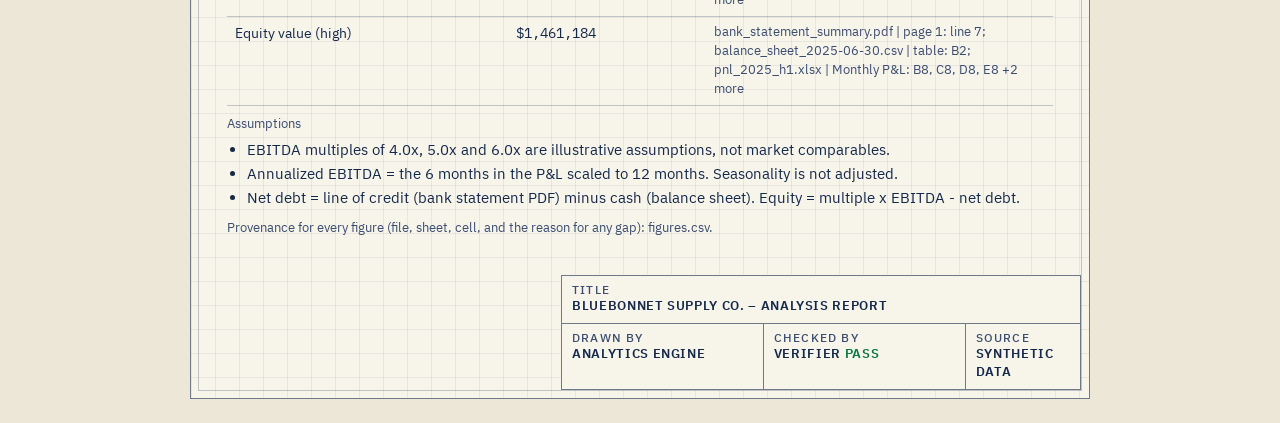
<file: outputs/clean/report.html>
<!doctype html><html lang="en"><meta charset="utf-8"><meta name="viewport" content="width=device-width,initial-scale=1"><meta name="color-scheme" content="light dark"><title>Bluebonnet Supply Co. – Analysis report</title><style>@font-face{font-family:'IBM Plex Sans';font-weight:400;src:url(../../docs/fonts/IBMPlexSans-Regular.ttf) format('truetype')}
@font-face{font-family:'IBM Plex Sans';font-weight:500;src:url(../../docs/fonts/IBMPlexSans-Medium.ttf) format('truetype')}
@font-face{font-family:'IBM Plex Sans';font-weight:600;src:url(../../docs/fonts/IBMPlexSans-SemiBold.ttf) format('truetype')}
@font-face{font-family:'IBM Plex Mono';font-weight:400 500;src:url(../../docs/fonts/IBMPlexMono-Regular.ttf) format('truetype')}
:root{--paper:#ece7d6;--sheet:#f7f4ea;--grid:rgba(20,40,75,.07);--ink:#14284b;--ink2:#3b4d70;--hair:rgba(20,40,75,.6);--hair2:rgba(20,40,75,.24);
--on:#0a7540;--on-bg:rgba(10,117,64,.1);--trip:#be3419;--trip-bg:rgba(190,52,25,.09);--amber:#7d4f00;--focus:#1d4fbf}
@media (prefers-color-scheme:dark){:root{--paper:#071530;--sheet:#0c2147;--grid:rgba(160,195,255,.07);--ink:#d9e6ff;--ink2:#a3b9e3;--hair:rgba(190,215,255,.6);--hair2:rgba(190,215,255,.24);
--on:#4fd18b;--on-bg:rgba(79,209,139,.12);--trip:#ff8465;--trip-bg:rgba(255,132,101,.11);--amber:#f2bb52;--focus:#9cc4ff}}
*{box-sizing:border-box}html{scrollbar-color:var(--ink2) var(--paper)}
body{margin:0;background:var(--paper);color:var(--ink);font:400 15px/1.6 'IBM Plex Sans',system-ui,-apple-system,Segoe UI,sans-serif;font-variant-numeric:tabular-nums;padding:24px 14px}
::selection{background:var(--on);color:#fff}
.sheet{position:relative;max-width:900px;margin:0 auto;background-color:var(--sheet);background-image:linear-gradient(var(--grid) 1px,transparent 1px),linear-gradient(90deg,var(--grid) 1px,transparent 1px);background-size:24px 24px;border:1.5px solid var(--hair);padding:28px 36px 8px}
.sheet::before{content:"";position:absolute;inset:7px;border:1px solid var(--hair2);pointer-events:none}
.sheet>*{position:relative}
h1{font-size:28px;line-height:1.15;margin:0 0 6px;font-weight:600;letter-spacing:-.012em}
h2{font:600 13.5px/1.3 'IBM Plex Sans',sans-serif;letter-spacing:.07em;text-transform:uppercase;margin:30px 0 10px;padding-bottom:5px;border-bottom:1px solid var(--hair)}
.st{margin-left:6px;padding:1px 8px;border:1px solid;letter-spacing:.07em}.st-computed{color:var(--on);background:var(--on-bg)}.st-partial{color:var(--amber);background:rgba(200,138,0,.14)}.st-blocked{color:var(--trip);background:var(--trip-bg)}
.status{font:500 14px/1.6 'IBM Plex Mono',ui-monospace,monospace;margin:16px 0}.status .bad{color:var(--trip)}.status .good{color:var(--on)}
.summary{font-size:16px}.tag{font:500 12px 'IBM Plex Mono',ui-monospace,monospace;color:var(--ink2);border:1px solid var(--hair2);border-radius:2px;padding:0 5px;margin-left:2px;white-space:nowrap}
.box{background:var(--trip-bg);border:1px solid var(--trip);padding:6px 16px}.box.ok{background:var(--on-bg);border-color:var(--on)}.box li{margin:10px 0}
details{font-size:12.5px;color:var(--ink2)}code{font-family:'IBM Plex Mono',ui-monospace,monospace;word-break:break-word}
table{border-collapse:collapse;width:100%;font-size:13.5px;table-layout:fixed}th:nth-child(1){width:34%}th:nth-child(2){width:24%}th:nth-child(3){width:42%}th{text-align:left;color:var(--ink2);font:500 12px 'IBM Plex Sans',sans-serif;letter-spacing:.07em;text-transform:uppercase}
th,td{border-bottom:1px solid var(--hair2);padding:6px 8px;vertical-align:top}td.num{font-family:'IBM Plex Mono',ui-monospace,monospace}td:nth-child(3){color:var(--ink2);font:400 13px/1.45 'IBM Plex Sans',sans-serif;overflow-wrap:anywhere}
.small{color:var(--ink2);font-size:13px;margin:8px 0 2px}ul{margin:4px 0;padding-left:20px}
.tb{display:grid;grid-template-columns:1.4fr 1.4fr .8fr;width:min(520px,100%);margin:36px -28px 0 auto;border-top:1.5px solid var(--hair);border-left:1.5px solid var(--hair);background:var(--sheet)}
.tb div{border-right:1.5px solid var(--hair);border-bottom:1.5px solid var(--hair);padding:7px 10px 8px}.tb div:first-child{grid-column:span 3}
.tb span{display:block;font:500 12px/1.2 'IBM Plex Sans',sans-serif;letter-spacing:.1em;text-transform:uppercase;color:var(--ink2)}
.tb b{display:block;font:600 13px/1.35 'IBM Plex Sans',sans-serif;letter-spacing:.05em;text-transform:uppercase}.tb .g{color:var(--on)}.tb .r{color:var(--trip)}
@media (max-width:640px){.sheet{padding:22px 16px 8px}.tb{margin:28px -8px 0;width:auto}table,tbody,tr,td{display:block}tr:first-child{display:none}tr{padding:8px 0;border-bottom:1px solid var(--hair)}td{border:0;padding:2px 4px}td:nth-child(1){font-weight:600}}
@media print{body{font-size:12px;padding:0;background:#fff}}</style><body><main class="sheet"><h1>Bluebonnet Supply Co. – Analysis report</h1><p>Synthetic data. Every figure traces to a source file; missing or inconsistent figures are flagged, never estimated.</p><p class="status"><span class="">95</span> figures read &nbsp;|&nbsp; <span class="">0</span> need attention &nbsp;|&nbsp; <span class="">5 of 5</span> analyses fully computed (0 partial, 0 blocked) &nbsp;|&nbsp; verifier <span class="good">PASS</span></p><h2>Executive summary</h2><p class="summary">Gross margin went from 42.0% to 40.0% over the period, a change of -2.0 pp <span class="tag">gross margin</span>. Revenue changed by $87,325 between the first and second half of the period: price contributed $24,125 and volume contributed $63,200 <span class="tag">price volume</span>. Customers take about 44.8 days to pay, suppliers are paid in about 54.4 days, inventory sits for about 94.4 days and the cash conversion cycle is 84.8 days <span class="tag">working capital</span>. Cash fell from $586,000 to $412,300, burning about $57,900 a month, which leaves about 7.1 months of runway at that pace <span class="tag">cash runway</span>. At 4.0x to 6.0x annualized EBITDA of $199,814, equity value is $1,061,556 to $1,461,184 <span class="tag">valuation</span>.</p><p class="small">Drafted by: template. Checked by a separate verifier before it appears here.</p><h2>Needs attention (0 items)</h2><div class="box ok"><ul><li>Nothing flagged.</li></ul></div><h2>1. Gross margin trend <span class="st st-computed">computed</span></h2><table><tr><th>Item</th><th>Value</th><th>Source</th></tr><tr><td>Gross margin, January</td><td class=num>42.0%</td><td>pnl_2025_h1.xlsx | Monthly P&amp;L: B6, B4</td></tr><tr><td>Gross margin, February</td><td class=num>41.5%</td><td>pnl_2025_h1.xlsx | Monthly P&amp;L: C6, C4</td></tr><tr><td>Gross margin, March</td><td class=num>41.0%</td><td>pnl_2025_h1.xlsx | Monthly P&amp;L: D6, D4</td></tr><tr><td>Gross margin, April</td><td class=num>41.0%</td><td>pnl_2025_h1.xlsx | Monthly P&amp;L: E6, E4</td></tr><tr><td>Gross margin, May</td><td class=num>40.5%</td><td>pnl_2025_h1.xlsx | Monthly P&amp;L: F6, F4</td></tr><tr><td>Gross margin, June</td><td class=num>40.0%</td><td>pnl_2025_h1.xlsx | Monthly P&amp;L: G6, G4</td></tr><tr><td>Change, first to last month</td><td class=num>-2.0 pp</td><td>pnl_2025_h1.xlsx | Monthly P&amp;L: B6, C6, D6, E6 +8 more</td></tr></table><p class="small">Assumptions</p><ul><li>Gross margin = gross profit / revenue, per month.</li></ul><h2>2. Price vs volume effect on revenue <span class="st st-computed">computed</span></h2><table><tr><th>Item</th><th>Value</th><th>Source</th></tr><tr><td>Revenue, base period</td><td class=num>$1,089,850</td><td>sales_by_product.csv | table: D8, D9, D10, D11 +32 more</td></tr><tr><td>Revenue, current period</td><td class=num>$1,177,175</td><td>sales_by_product.csv | table: D8, D9, D10, D11 +32 more</td></tr><tr><td>Total change</td><td class=num>$87,325</td><td>sales_by_product.csv | table: D8, D9, D10, D11 +32 more</td></tr><tr><td>Price effect</td><td class=num>$24,125</td><td>sales_by_product.csv | table: D8, D9, D10, D11 +32 more</td></tr><tr><td>Volume effect</td><td class=num>$63,200</td><td>sales_by_product.csv | table: D8, D9, D10, D11 +32 more</td></tr><tr><td>Price effect: Conduit Kit</td><td class=num>$25,625</td><td>sales_by_product.csv | table: D8, D9, D10, D11 +32 more</td></tr><tr><td>Volume effect: Conduit Kit</td><td class=num>$23,100</td><td>sales_by_product.csv | table: D8, D9, D10, D11 +32 more</td></tr><tr><td>Price effect: Cable Spool</td><td class=num>$7,800</td><td>sales_by_product.csv | table: D8, D9, D10, D11 +32 more</td></tr><tr><td>Volume effect: Cable Spool</td><td class=num>$30,600</td><td>sales_by_product.csv | table: D8, D9, D10, D11 +32 more</td></tr><tr><td>Price effect: Safety Gear</td><td class=num>-$9,300</td><td>sales_by_product.csv | table: D8, D9, D10, D11 +32 more</td></tr><tr><td>Volume effect: Safety Gear</td><td class=num>$9,500</td><td>sales_by_product.csv | table: D8, D9, D10, D11 +32 more</td></tr></table><p class="small">Assumptions</p><ul><li>Base period 2025-01 to 2025-03; current period 2025-04 to 2025-06.</li><li>Price effect = change in average price x current units. Volume effect = change in units x base price. Product mix shows up inside the volume effect.</li><li>Revenue here is units x price from the sales file, not the P&amp;L.</li></ul><h2>3. Working capital (DSO, DPO, DIO) <span class="st st-computed">computed</span></h2><table><tr><th>Item</th><th>Value</th><th>Source</th></tr><tr><td>DSO</td><td class=num>44.8 days</td><td>balance_sheet_2025-06-30.csv | table: B3; sales_by_product.csv | table: D8, D9, D10, D11 +32 more</td></tr><tr><td>DPO</td><td class=num>54.4 days</td><td>balance_sheet_2025-06-30.csv | table: B8; pnl_2025_h1.xlsx | Monthly P&amp;L: B5, C5, D5, E5 +2 more</td></tr><tr><td>DIO</td><td class=num>94.4 days</td><td>balance_sheet_2025-06-30.csv | table: B4; pnl_2025_h1.xlsx | Monthly P&amp;L: B5, C5, D5, E5 +2 more</td></tr><tr><td>Cash conversion cycle</td><td class=num>84.8 days</td><td>balance_sheet_2025-06-30.csv | table: B8, B3, B4; pnl_2025_h1.xlsx | Monthly P&amp;L: B5, C5, D5, E5 +2 more; sales_by_product.csv | table: D8, D9, D10, D11 +32 more</td></tr></table><p class="small">Assumptions</p><ul><li>DSO = receivables / revenue x days in the sales period. DPO = payables / COGS x days. DIO = inventory / COGS x days. Balance sheet figures are at period end.</li><li>Cash conversion cycle = DSO + DIO - DPO.</li></ul><h2>4. Cash runway <span class="st st-computed">computed</span></h2><table><tr><th>Item</th><th>Value</th><th>Source</th></tr><tr><td>Opening cash</td><td class=num>$586,000</td><td>bank_statement_summary.pdf | page 1: line 6, line 2, line 3</td></tr><tr><td>Ending cash</td><td class=num>$412,300</td><td>bank_statement_summary.pdf | page 1: line 6, line 2, line 3</td></tr><tr><td>Average monthly net burn</td><td class=num>$57,900</td><td>bank_statement_summary.pdf | page 1: line 6, line 2, line 3</td></tr><tr><td>Runway</td><td class=num>7.1 months</td><td>bank_statement_summary.pdf | page 1: line 6, line 2, line 3</td></tr></table><p class="small">Assumptions</p><ul><li>Burn = (opening - ending cash) / months in the statement. It is assumed to continue unchanged.</li></ul><h2>5. Valuation range from an EBITDA multiple <span class="st st-computed">computed</span></h2><table><tr><th>Item</th><th>Value</th><th>Source</th></tr><tr><td>Annualized EBITDA</td><td class=num>$199,814</td><td>bank_statement_summary.pdf | page 1: line 7; balance_sheet_2025-06-30.csv | table: B2; pnl_2025_h1.xlsx | Monthly P&amp;L: B8, C8, D8, E8 +2 more</td></tr><tr><td>Multiple (low)</td><td class=num>4.0x</td><td>bank_statement_summary.pdf | page 1: line 7; balance_sheet_2025-06-30.csv | table: B2; pnl_2025_h1.xlsx | Monthly P&amp;L: B8, C8, D8, E8 +2 more</td></tr><tr><td>Multiple (high)</td><td class=num>6.0x</td><td>bank_statement_summary.pdf | page 1: line 7; balance_sheet_2025-06-30.csv | table: B2; pnl_2025_h1.xlsx | Monthly P&amp;L: B8, C8, D8, E8 +2 more</td></tr><tr><td>Net debt</td><td class=num>-$262,300</td><td>bank_statement_summary.pdf | page 1: line 7; balance_sheet_2025-06-30.csv | table: B2; pnl_2025_h1.xlsx | Monthly P&amp;L: B8, C8, D8, E8 +2 more</td></tr><tr><td>Equity value (low)</td><td class=num>$1,061,556</td><td>bank_statement_summary.pdf | page 1: line 7; balance_sheet_2025-06-30.csv | table: B2; pnl_2025_h1.xlsx | Monthly P&amp;L: B8, C8, D8, E8 +2 more</td></tr><tr><td>Equity value (mid)</td><td class=num>$1,261,370</td><td>bank_statement_summary.pdf | page 1: line 7; balance_sheet_2025-06-30.csv | table: B2; pnl_2025_h1.xlsx | Monthly P&amp;L: B8, C8, D8, E8 +2 more</td></tr><tr><td>Equity value (high)</td><td class=num>$1,461,184</td><td>bank_statement_summary.pdf | page 1: line 7; balance_sheet_2025-06-30.csv | table: B2; pnl_2025_h1.xlsx | Monthly P&amp;L: B8, C8, D8, E8 +2 more</td></tr></table><p class="small">Assumptions</p><ul><li>EBITDA multiples of 4.0x, 5.0x and 6.0x are illustrative assumptions, not market comparables.</li><li>Annualized EBITDA = the 6 months in the P&amp;L scaled to 12 months. Seasonality is not adjusted.</li><li>Net debt = line of credit (bank statement PDF) minus cash (balance sheet). Equity = multiple x EBITDA - net debt.</li></ul><p class="small">Provenance for every figure (file, sheet, cell, and the reason for any gap): figures.csv.</p><footer class="tb"><div><span>Title</span><b>Bluebonnet Supply Co. – Analysis report</b></div><div><span>Drawn by</span><b>Analytics engine</b></div><div><span>Checked by</span><b>Verifier <i class="g" style="font-style:normal">PASS</i></b></div><div><span>Source</span><b>Synthetic data</b></div></footer></main></body></html>
</file>
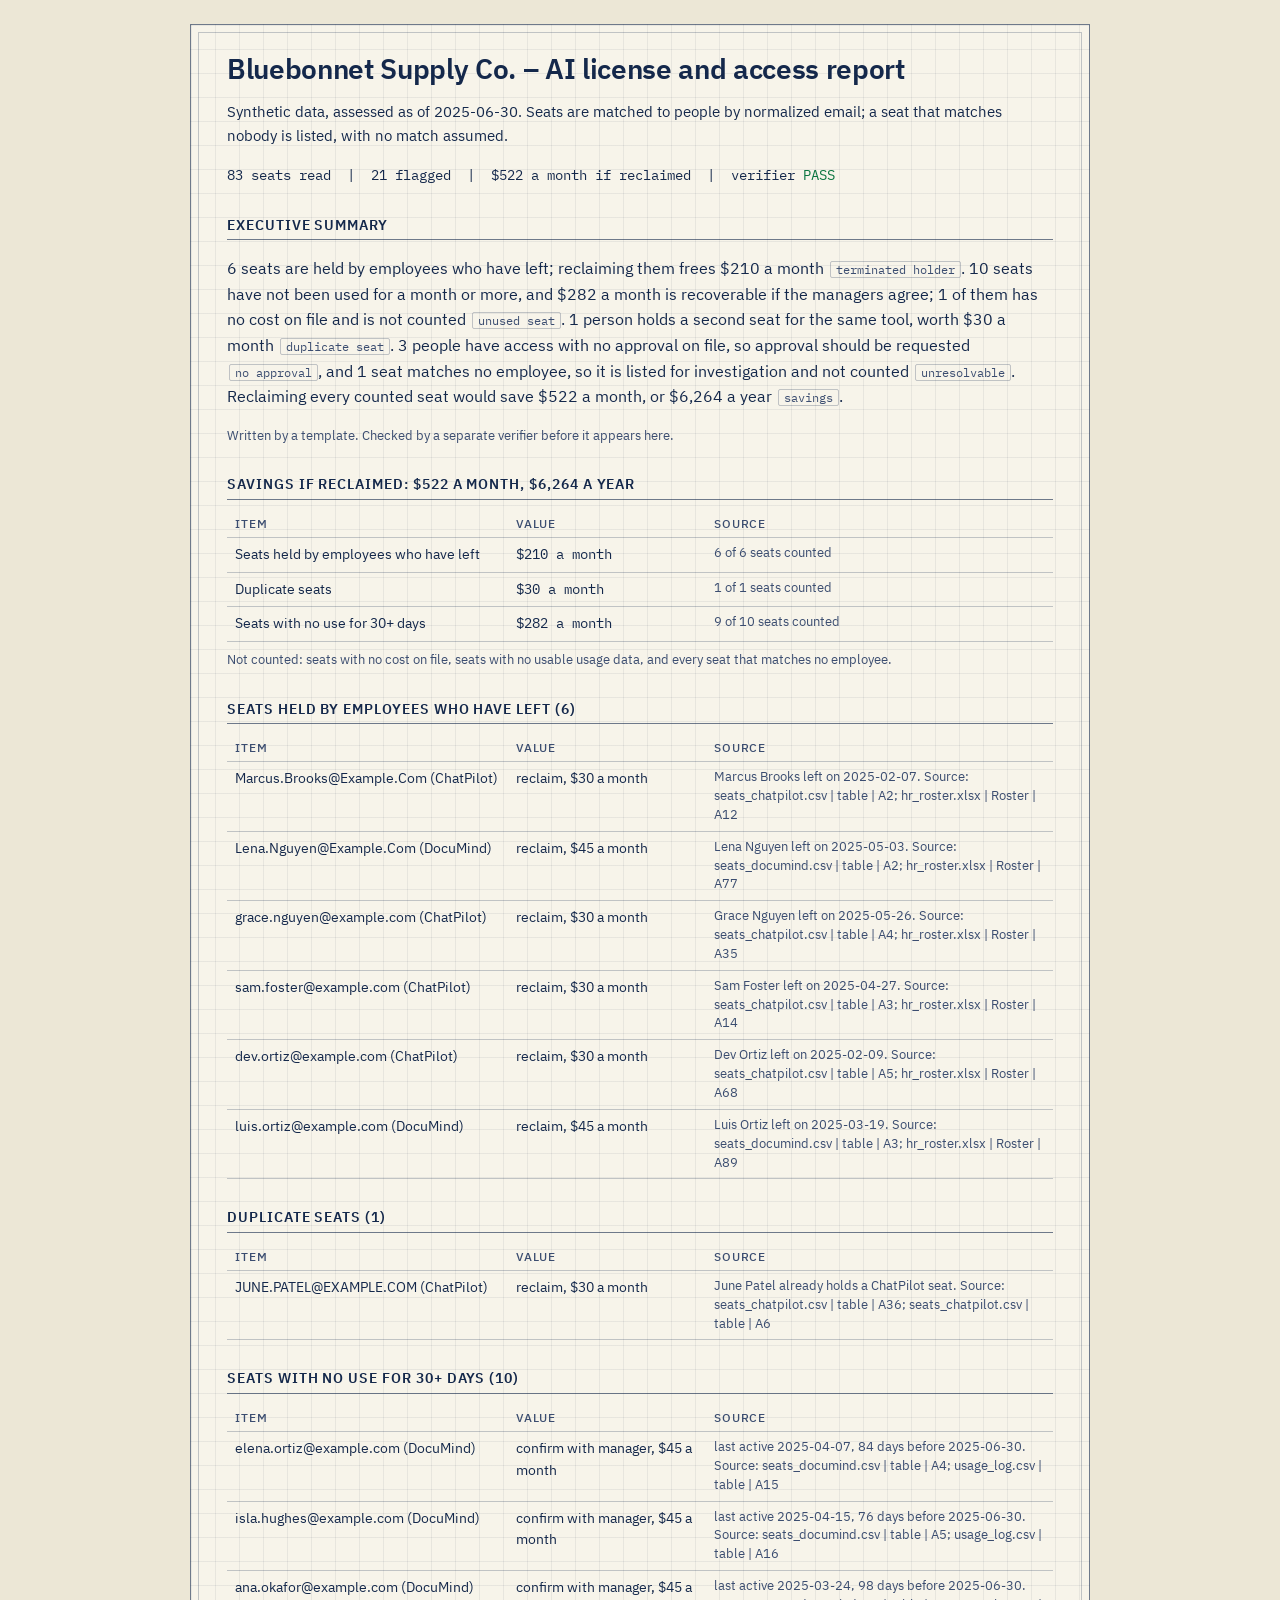
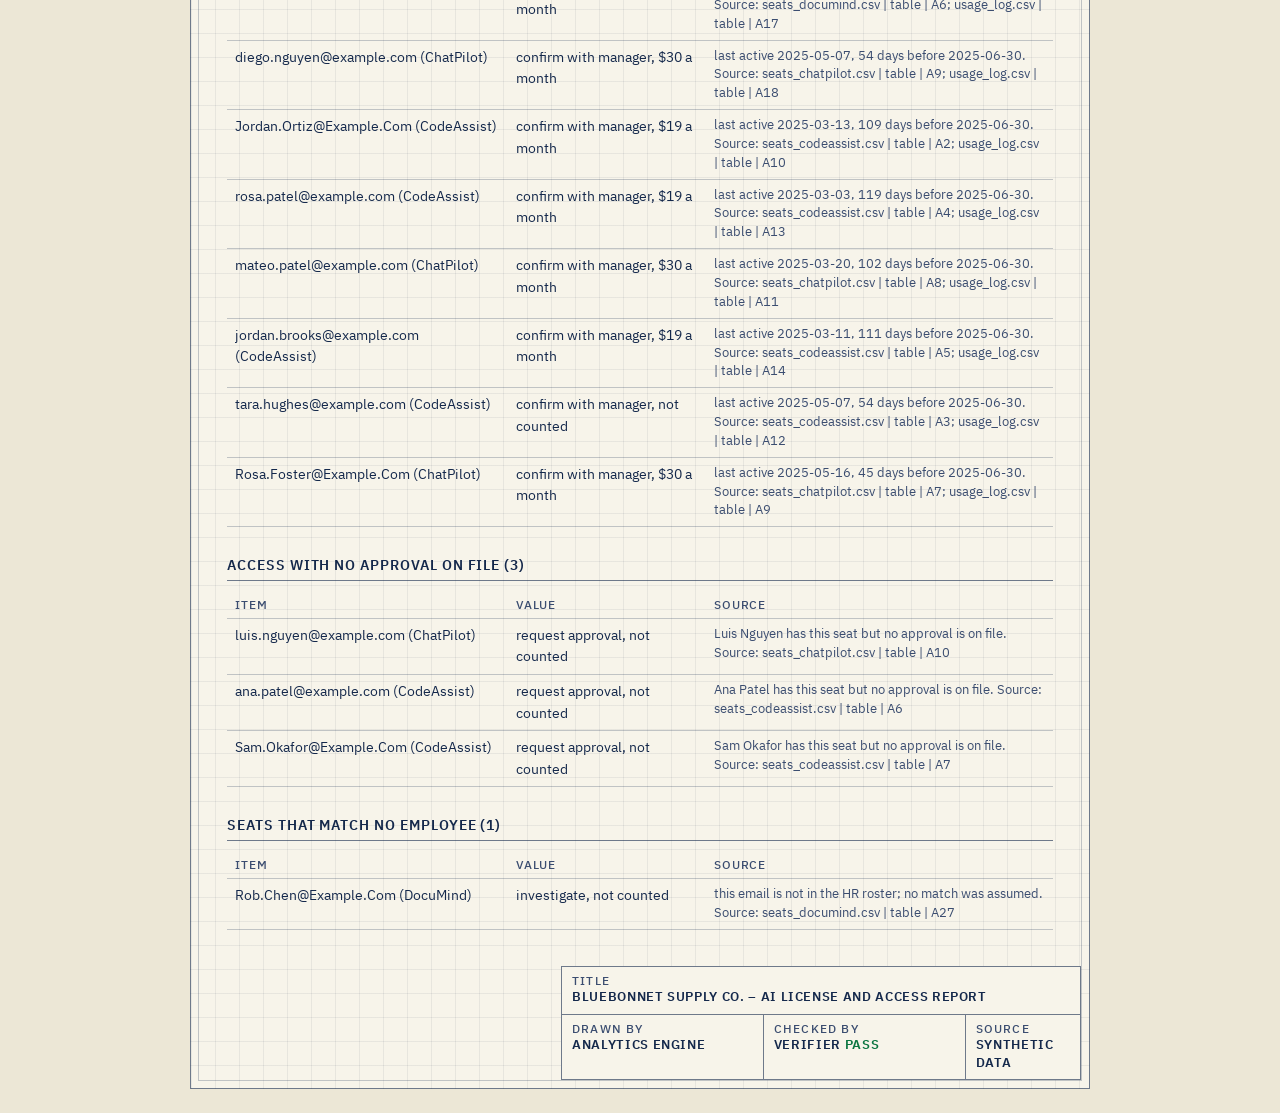
<file: outputs/licenses/report.html>
<!doctype html><html lang="en"><meta charset="utf-8"><meta name="viewport" content="width=device-width,initial-scale=1"><meta name="color-scheme" content="light dark"><title>Bluebonnet Supply Co. – AI license and access report</title><style>@font-face{font-family:'IBM Plex Sans';font-weight:400;src:url(../../docs/fonts/IBMPlexSans-Regular.ttf) format('truetype')}
@font-face{font-family:'IBM Plex Sans';font-weight:500;src:url(../../docs/fonts/IBMPlexSans-Medium.ttf) format('truetype')}
@font-face{font-family:'IBM Plex Sans';font-weight:600;src:url(../../docs/fonts/IBMPlexSans-SemiBold.ttf) format('truetype')}
@font-face{font-family:'IBM Plex Mono';font-weight:400 500;src:url(../../docs/fonts/IBMPlexMono-Regular.ttf) format('truetype')}
:root{--paper:#ece7d6;--sheet:#f7f4ea;--grid:rgba(20,40,75,.07);--ink:#14284b;--ink2:#3b4d70;--hair:rgba(20,40,75,.6);--hair2:rgba(20,40,75,.24);
--on:#0a7540;--on-bg:rgba(10,117,64,.1);--trip:#be3419;--trip-bg:rgba(190,52,25,.09);--amber:#7d4f00;--focus:#1d4fbf}
@media (prefers-color-scheme:dark){:root{--paper:#071530;--sheet:#0c2147;--grid:rgba(160,195,255,.07);--ink:#d9e6ff;--ink2:#a3b9e3;--hair:rgba(190,215,255,.6);--hair2:rgba(190,215,255,.24);
--on:#4fd18b;--on-bg:rgba(79,209,139,.12);--trip:#ff8465;--trip-bg:rgba(255,132,101,.11);--amber:#f2bb52;--focus:#9cc4ff}}
*{box-sizing:border-box}html{scrollbar-color:var(--ink2) var(--paper)}
body{margin:0;background:var(--paper);color:var(--ink);font:400 15px/1.6 'IBM Plex Sans',system-ui,-apple-system,Segoe UI,sans-serif;font-variant-numeric:tabular-nums;padding:24px 14px}
::selection{background:var(--on);color:#fff}
.sheet{position:relative;max-width:900px;margin:0 auto;background-color:var(--sheet);background-image:linear-gradient(var(--grid) 1px,transparent 1px),linear-gradient(90deg,var(--grid) 1px,transparent 1px);background-size:24px 24px;border:1.5px solid var(--hair);padding:28px 36px 8px}
.sheet::before{content:"";position:absolute;inset:7px;border:1px solid var(--hair2);pointer-events:none}
.sheet>*{position:relative}
h1{font-size:28px;line-height:1.15;margin:0 0 6px;font-weight:600;letter-spacing:-.012em}
h2{font:600 13.5px/1.3 'IBM Plex Sans',sans-serif;letter-spacing:.07em;text-transform:uppercase;margin:30px 0 10px;padding-bottom:5px;border-bottom:1px solid var(--hair)}
.st{margin-left:6px;padding:1px 8px;border:1px solid;letter-spacing:.07em}.st-computed{color:var(--on);background:var(--on-bg)}.st-partial{color:var(--amber);background:rgba(200,138,0,.14)}.st-blocked{color:var(--trip);background:var(--trip-bg)}
.status{font:500 14px/1.6 'IBM Plex Mono',ui-monospace,monospace;margin:16px 0}.status .bad{color:var(--trip)}.status .good{color:var(--on)}
.summary{font-size:16px}.tag{font:500 12px 'IBM Plex Mono',ui-monospace,monospace;color:var(--ink2);border:1px solid var(--hair2);border-radius:2px;padding:0 5px;margin-left:2px;white-space:nowrap}
.box{background:var(--trip-bg);border:1px solid var(--trip);padding:6px 16px}.box.ok{background:var(--on-bg);border-color:var(--on)}.box li{margin:10px 0}
details{font-size:12.5px;color:var(--ink2)}code{font-family:'IBM Plex Mono',ui-monospace,monospace;word-break:break-word}
table{border-collapse:collapse;width:100%;font-size:13.5px;table-layout:fixed}th:nth-child(1){width:34%}th:nth-child(2){width:24%}th:nth-child(3){width:42%}th{text-align:left;color:var(--ink2);font:500 12px 'IBM Plex Sans',sans-serif;letter-spacing:.07em;text-transform:uppercase}
th,td{border-bottom:1px solid var(--hair2);padding:6px 8px;vertical-align:top}td.num{font-family:'IBM Plex Mono',ui-monospace,monospace}td:nth-child(3){color:var(--ink2);font:400 13px/1.45 'IBM Plex Sans',sans-serif;overflow-wrap:anywhere}
.small{color:var(--ink2);font-size:13px;margin:8px 0 2px}ul{margin:4px 0;padding-left:20px}
.tb{display:grid;grid-template-columns:1.4fr 1.4fr .8fr;width:min(520px,100%);margin:36px -28px 0 auto;border-top:1.5px solid var(--hair);border-left:1.5px solid var(--hair);background:var(--sheet)}
.tb div{border-right:1.5px solid var(--hair);border-bottom:1.5px solid var(--hair);padding:7px 10px 8px}.tb div:first-child{grid-column:span 3}
.tb span{display:block;font:500 12px/1.2 'IBM Plex Sans',sans-serif;letter-spacing:.1em;text-transform:uppercase;color:var(--ink2)}
.tb b{display:block;font:600 13px/1.35 'IBM Plex Sans',sans-serif;letter-spacing:.05em;text-transform:uppercase}.tb .g{color:var(--on)}.tb .r{color:var(--trip)}
@media (max-width:640px){.sheet{padding:22px 16px 8px}.tb{margin:28px -8px 0;width:auto}table,tbody,tr,td{display:block}tr:first-child{display:none}tr{padding:8px 0;border-bottom:1px solid var(--hair)}td{border:0;padding:2px 4px}td:nth-child(1){font-weight:600}}
@media print{body{font-size:12px;padding:0;background:#fff}}</style><body><main class="sheet"><h1>Bluebonnet Supply Co. – AI license and access report</h1><p>Synthetic data, assessed as of 2025-06-30. Seats are matched to people by normalized email; a seat that matches nobody is listed, with no match assumed.</p><p class="status"><span class="">83</span> seats read &nbsp;|&nbsp; <span class="">21</span> flagged &nbsp;|&nbsp; <span class="">$522</span> a month if reclaimed &nbsp;|&nbsp; verifier <span class="good">PASS</span></p><h2>Executive summary</h2><p class="summary">6 seats are held by employees who have left; reclaiming them frees $210 a month <span class="tag">terminated holder</span>. 10 seats have not been used for a month or more, and $282 a month is recoverable if the managers agree; 1 of them has no cost on file and is not counted <span class="tag">unused seat</span>. 1 person holds a second seat for the same tool, worth $30 a month <span class="tag">duplicate seat</span>. 3 people have access with no approval on file, so approval should be requested <span class="tag">no approval</span>, and 1 seat matches no employee, so it is listed for investigation and not counted <span class="tag">unresolvable</span>. Reclaiming every counted seat would save $522 a month, or $6,264 a year <span class="tag">savings</span>.</p><p class="small">Written by a template. Checked by a separate verifier before it appears here.</p><h2>Savings if reclaimed: $522 a month, $6,264 a year</h2><table><tr><th>Item</th><th>Value</th><th>Source</th></tr><tr><td>Seats held by employees who have left</td><td class=num>$210 a month</td><td>6 of 6 seats counted</td></tr><tr><td>Duplicate seats</td><td class=num>$30 a month</td><td>1 of 1 seats counted</td></tr><tr><td>Seats with no use for 30+ days</td><td class=num>$282 a month</td><td>9 of 10 seats counted</td></tr></table><p class="small">Not counted: seats with no cost on file, seats with no usable usage data, and every seat that matches no employee.</p><h2>Seats held by employees who have left (6)</h2><table><tr><th>Item</th><th>Value</th><th>Source</th></tr><tr><td>Marcus.Brooks@Example.Com (ChatPilot)</td><td>reclaim, $30 a month</td><td>Marcus Brooks left on 2025-02-07. Source: seats_chatpilot.csv | table | A2; hr_roster.xlsx | Roster | A12</td></tr><tr><td>Lena.Nguyen@Example.Com (DocuMind)</td><td>reclaim, $45 a month</td><td>Lena Nguyen left on 2025-05-03. Source: seats_documind.csv | table | A2; hr_roster.xlsx | Roster | A77</td></tr><tr><td>grace.nguyen@example.com (ChatPilot)</td><td>reclaim, $30 a month</td><td>Grace Nguyen left on 2025-05-26. Source: seats_chatpilot.csv | table | A4; hr_roster.xlsx | Roster | A35</td></tr><tr><td>sam.foster@example.com (ChatPilot)</td><td>reclaim, $30 a month</td><td>Sam Foster left on 2025-04-27. Source: seats_chatpilot.csv | table | A3; hr_roster.xlsx | Roster | A14</td></tr><tr><td>dev.ortiz@example.com (ChatPilot)</td><td>reclaim, $30 a month</td><td>Dev Ortiz left on 2025-02-09. Source: seats_chatpilot.csv | table | A5; hr_roster.xlsx | Roster | A68</td></tr><tr><td>luis.ortiz@example.com (DocuMind)</td><td>reclaim, $45 a month</td><td>Luis Ortiz left on 2025-03-19. Source: seats_documind.csv | table | A3; hr_roster.xlsx | Roster | A89</td></tr></table><h2>Duplicate seats (1)</h2><table><tr><th>Item</th><th>Value</th><th>Source</th></tr><tr><td>JUNE.PATEL@EXAMPLE.COM (ChatPilot)</td><td>reclaim, $30 a month</td><td>June Patel already holds a ChatPilot seat. Source: seats_chatpilot.csv | table | A36; seats_chatpilot.csv | table | A6</td></tr></table><h2>Seats with no use for 30+ days (10)</h2><table><tr><th>Item</th><th>Value</th><th>Source</th></tr><tr><td>elena.ortiz@example.com (DocuMind)</td><td>confirm with manager, $45 a month</td><td>last active 2025-04-07, 84 days before 2025-06-30. Source: seats_documind.csv | table | A4; usage_log.csv | table | A15</td></tr><tr><td>isla.hughes@example.com (DocuMind)</td><td>confirm with manager, $45 a month</td><td>last active 2025-04-15, 76 days before 2025-06-30. Source: seats_documind.csv | table | A5; usage_log.csv | table | A16</td></tr><tr><td>ana.okafor@example.com (DocuMind)</td><td>confirm with manager, $45 a month</td><td>last active 2025-03-24, 98 days before 2025-06-30. Source: seats_documind.csv | table | A6; usage_log.csv | table | A17</td></tr><tr><td>diego.nguyen@example.com (ChatPilot)</td><td>confirm with manager, $30 a month</td><td>last active 2025-05-07, 54 days before 2025-06-30. Source: seats_chatpilot.csv | table | A9; usage_log.csv | table | A18</td></tr><tr><td>Jordan.Ortiz@Example.Com (CodeAssist)</td><td>confirm with manager, $19 a month</td><td>last active 2025-03-13, 109 days before 2025-06-30. Source: seats_codeassist.csv | table | A2; usage_log.csv | table | A10</td></tr><tr><td>rosa.patel@example.com (CodeAssist)</td><td>confirm with manager, $19 a month</td><td>last active 2025-03-03, 119 days before 2025-06-30. Source: seats_codeassist.csv | table | A4; usage_log.csv | table | A13</td></tr><tr><td>mateo.patel@example.com (ChatPilot)</td><td>confirm with manager, $30 a month</td><td>last active 2025-03-20, 102 days before 2025-06-30. Source: seats_chatpilot.csv | table | A8; usage_log.csv | table | A11</td></tr><tr><td>jordan.brooks@example.com (CodeAssist)</td><td>confirm with manager, $19 a month</td><td>last active 2025-03-11, 111 days before 2025-06-30. Source: seats_codeassist.csv | table | A5; usage_log.csv | table | A14</td></tr><tr><td>tara.hughes@example.com (CodeAssist)</td><td>confirm with manager, not counted</td><td>last active 2025-05-07, 54 days before 2025-06-30. Source: seats_codeassist.csv | table | A3; usage_log.csv | table | A12</td></tr><tr><td>Rosa.Foster@Example.Com (ChatPilot)</td><td>confirm with manager, $30 a month</td><td>last active 2025-05-16, 45 days before 2025-06-30. Source: seats_chatpilot.csv | table | A7; usage_log.csv | table | A9</td></tr></table><h2>Access with no approval on file (3)</h2><table><tr><th>Item</th><th>Value</th><th>Source</th></tr><tr><td>luis.nguyen@example.com (ChatPilot)</td><td>request approval, not counted</td><td>Luis Nguyen has this seat but no approval is on file. Source: seats_chatpilot.csv | table | A10</td></tr><tr><td>ana.patel@example.com (CodeAssist)</td><td>request approval, not counted</td><td>Ana Patel has this seat but no approval is on file. Source: seats_codeassist.csv | table | A6</td></tr><tr><td>Sam.Okafor@Example.Com (CodeAssist)</td><td>request approval, not counted</td><td>Sam Okafor has this seat but no approval is on file. Source: seats_codeassist.csv | table | A7</td></tr></table><h2>Seats that match no employee (1)</h2><table><tr><th>Item</th><th>Value</th><th>Source</th></tr><tr><td>Rob.Chen@Example.Com (DocuMind)</td><td>investigate, not counted</td><td>this email is not in the HR roster; no match was assumed. Source: seats_documind.csv | table | A27</td></tr></table><footer class="tb"><div><span>Title</span><b>Bluebonnet Supply Co. – AI license and access report</b></div><div><span>Drawn by</span><b>Analytics engine</b></div><div><span>Checked by</span><b>Verifier <i class="g" style="font-style:normal">PASS</i></b></div><div><span>Source</span><b>Synthetic data</b></div></footer></main></body></html>
</file>
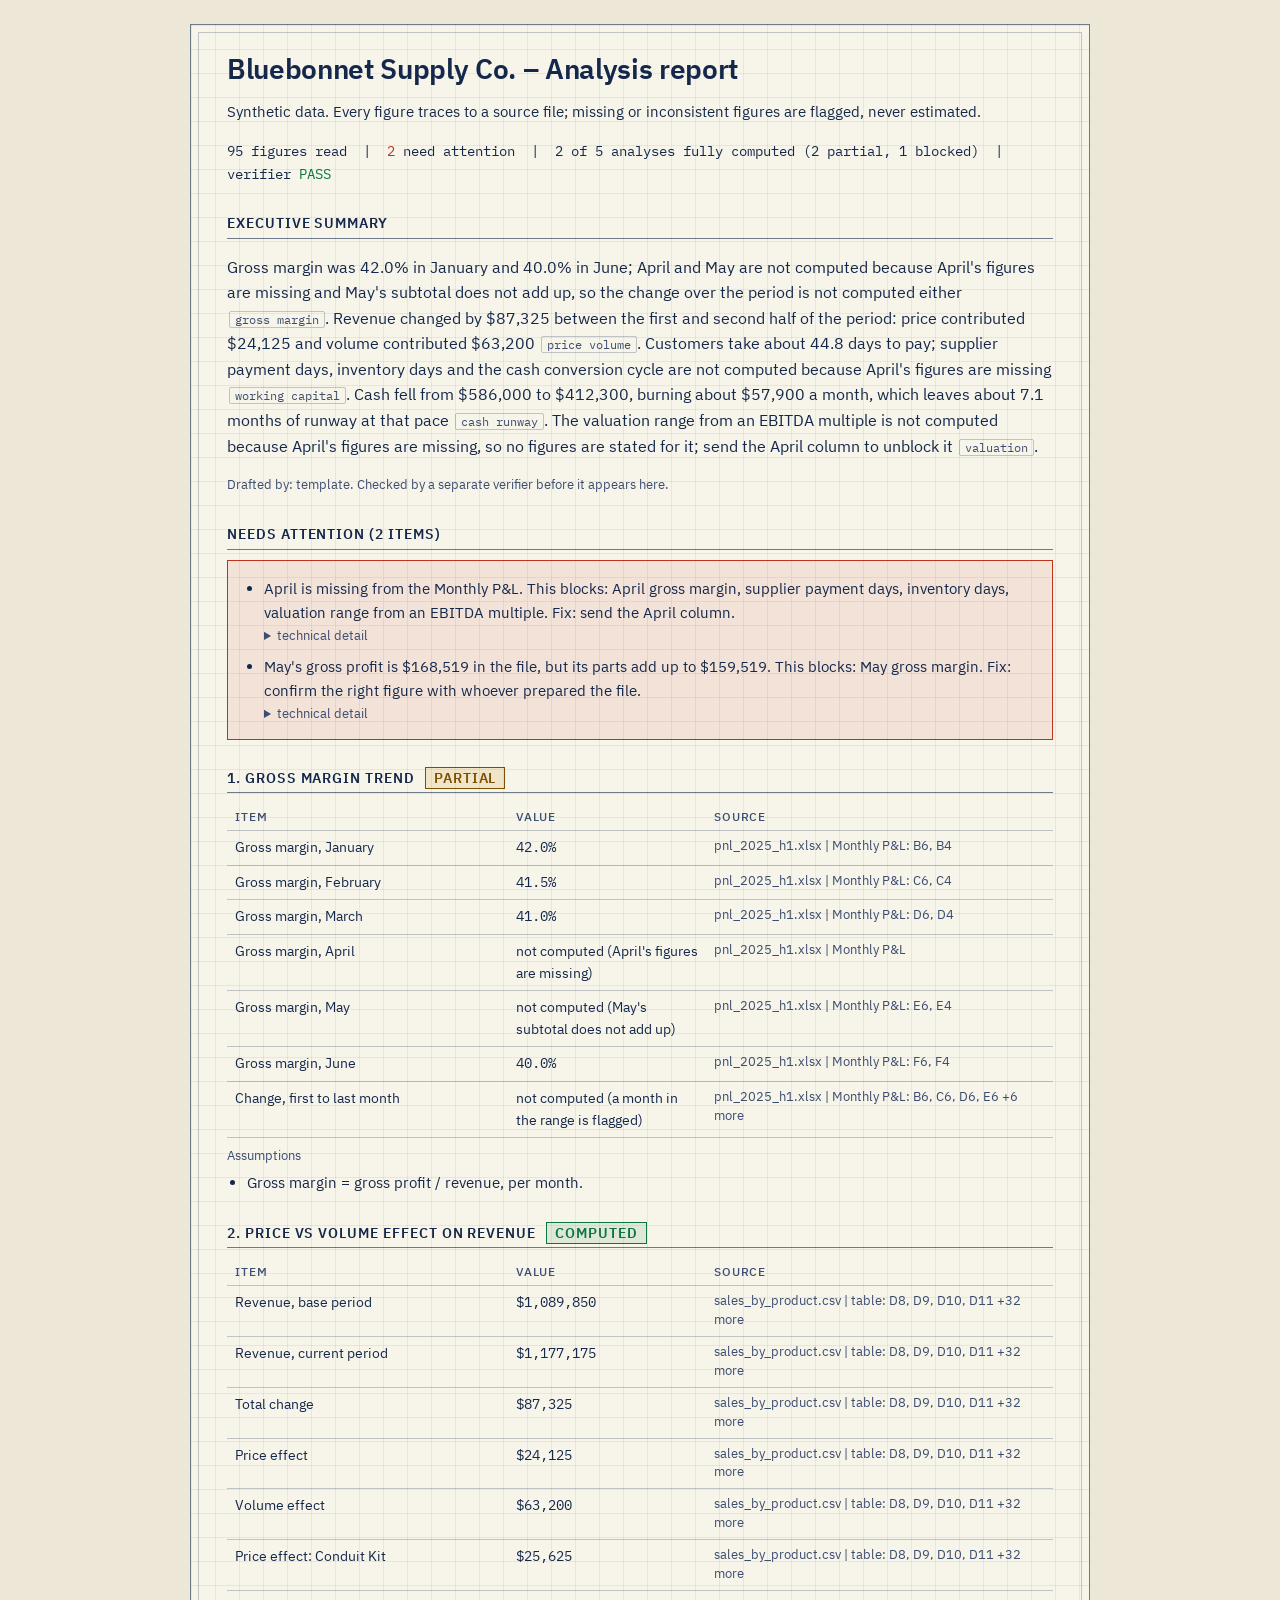
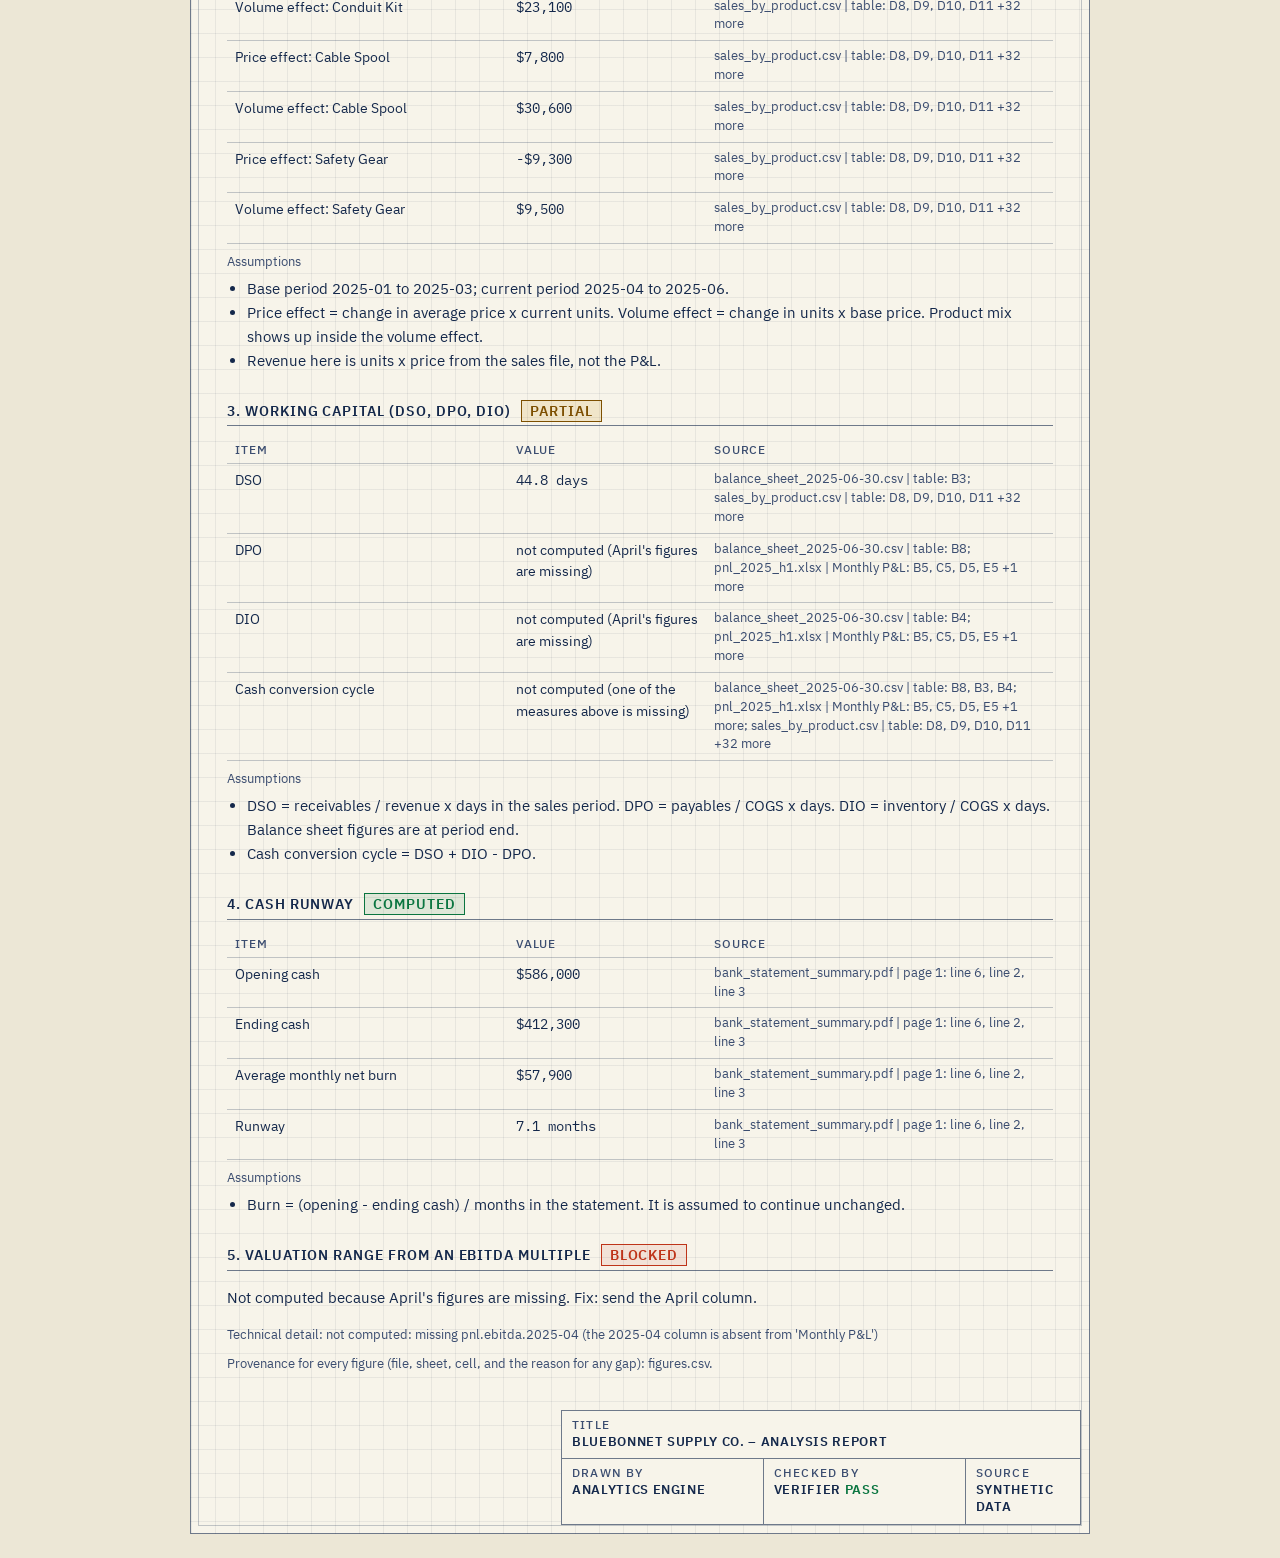
<file: outputs/sample/report.html>
<!doctype html><html lang="en"><meta charset="utf-8"><meta name="viewport" content="width=device-width,initial-scale=1"><meta name="color-scheme" content="light dark"><title>Bluebonnet Supply Co. – Analysis report</title><style>@font-face{font-family:'IBM Plex Sans';font-weight:400;src:url(../../docs/fonts/IBMPlexSans-Regular.ttf) format('truetype')}
@font-face{font-family:'IBM Plex Sans';font-weight:500;src:url(../../docs/fonts/IBMPlexSans-Medium.ttf) format('truetype')}
@font-face{font-family:'IBM Plex Sans';font-weight:600;src:url(../../docs/fonts/IBMPlexSans-SemiBold.ttf) format('truetype')}
@font-face{font-family:'IBM Plex Mono';font-weight:400 500;src:url(../../docs/fonts/IBMPlexMono-Regular.ttf) format('truetype')}
:root{--paper:#ece7d6;--sheet:#f7f4ea;--grid:rgba(20,40,75,.07);--ink:#14284b;--ink2:#3b4d70;--hair:rgba(20,40,75,.6);--hair2:rgba(20,40,75,.24);
--on:#0a7540;--on-bg:rgba(10,117,64,.1);--trip:#be3419;--trip-bg:rgba(190,52,25,.09);--amber:#7d4f00;--focus:#1d4fbf}
@media (prefers-color-scheme:dark){:root{--paper:#071530;--sheet:#0c2147;--grid:rgba(160,195,255,.07);--ink:#d9e6ff;--ink2:#a3b9e3;--hair:rgba(190,215,255,.6);--hair2:rgba(190,215,255,.24);
--on:#4fd18b;--on-bg:rgba(79,209,139,.12);--trip:#ff8465;--trip-bg:rgba(255,132,101,.11);--amber:#f2bb52;--focus:#9cc4ff}}
*{box-sizing:border-box}html{scrollbar-color:var(--ink2) var(--paper)}
body{margin:0;background:var(--paper);color:var(--ink);font:400 15px/1.6 'IBM Plex Sans',system-ui,-apple-system,Segoe UI,sans-serif;font-variant-numeric:tabular-nums;padding:24px 14px}
::selection{background:var(--on);color:#fff}
.sheet{position:relative;max-width:900px;margin:0 auto;background-color:var(--sheet);background-image:linear-gradient(var(--grid) 1px,transparent 1px),linear-gradient(90deg,var(--grid) 1px,transparent 1px);background-size:24px 24px;border:1.5px solid var(--hair);padding:28px 36px 8px}
.sheet::before{content:"";position:absolute;inset:7px;border:1px solid var(--hair2);pointer-events:none}
.sheet>*{position:relative}
h1{font-size:28px;line-height:1.15;margin:0 0 6px;font-weight:600;letter-spacing:-.012em}
h2{font:600 13.5px/1.3 'IBM Plex Sans',sans-serif;letter-spacing:.07em;text-transform:uppercase;margin:30px 0 10px;padding-bottom:5px;border-bottom:1px solid var(--hair)}
.st{margin-left:6px;padding:1px 8px;border:1px solid;letter-spacing:.07em}.st-computed{color:var(--on);background:var(--on-bg)}.st-partial{color:var(--amber);background:rgba(200,138,0,.14)}.st-blocked{color:var(--trip);background:var(--trip-bg)}
.status{font:500 14px/1.6 'IBM Plex Mono',ui-monospace,monospace;margin:16px 0}.status .bad{color:var(--trip)}.status .good{color:var(--on)}
.summary{font-size:16px}.tag{font:500 12px 'IBM Plex Mono',ui-monospace,monospace;color:var(--ink2);border:1px solid var(--hair2);border-radius:2px;padding:0 5px;margin-left:2px;white-space:nowrap}
.box{background:var(--trip-bg);border:1px solid var(--trip);padding:6px 16px}.box.ok{background:var(--on-bg);border-color:var(--on)}.box li{margin:10px 0}
details{font-size:12.5px;color:var(--ink2)}code{font-family:'IBM Plex Mono',ui-monospace,monospace;word-break:break-word}
table{border-collapse:collapse;width:100%;font-size:13.5px;table-layout:fixed}th:nth-child(1){width:34%}th:nth-child(2){width:24%}th:nth-child(3){width:42%}th{text-align:left;color:var(--ink2);font:500 12px 'IBM Plex Sans',sans-serif;letter-spacing:.07em;text-transform:uppercase}
th,td{border-bottom:1px solid var(--hair2);padding:6px 8px;vertical-align:top}td.num{font-family:'IBM Plex Mono',ui-monospace,monospace}td:nth-child(3){color:var(--ink2);font:400 13px/1.45 'IBM Plex Sans',sans-serif;overflow-wrap:anywhere}
.small{color:var(--ink2);font-size:13px;margin:8px 0 2px}ul{margin:4px 0;padding-left:20px}
.tb{display:grid;grid-template-columns:1.4fr 1.4fr .8fr;width:min(520px,100%);margin:36px -28px 0 auto;border-top:1.5px solid var(--hair);border-left:1.5px solid var(--hair);background:var(--sheet)}
.tb div{border-right:1.5px solid var(--hair);border-bottom:1.5px solid var(--hair);padding:7px 10px 8px}.tb div:first-child{grid-column:span 3}
.tb span{display:block;font:500 12px/1.2 'IBM Plex Sans',sans-serif;letter-spacing:.1em;text-transform:uppercase;color:var(--ink2)}
.tb b{display:block;font:600 13px/1.35 'IBM Plex Sans',sans-serif;letter-spacing:.05em;text-transform:uppercase}.tb .g{color:var(--on)}.tb .r{color:var(--trip)}
@media (max-width:640px){.sheet{padding:22px 16px 8px}.tb{margin:28px -8px 0;width:auto}table,tbody,tr,td{display:block}tr:first-child{display:none}tr{padding:8px 0;border-bottom:1px solid var(--hair)}td{border:0;padding:2px 4px}td:nth-child(1){font-weight:600}}
@media print{body{font-size:12px;padding:0;background:#fff}}</style><body><main class="sheet"><h1>Bluebonnet Supply Co. – Analysis report</h1><p>Synthetic data. Every figure traces to a source file; missing or inconsistent figures are flagged, never estimated.</p><p class="status"><span class="">95</span> figures read &nbsp;|&nbsp; <span class="bad">2</span> need attention &nbsp;|&nbsp; <span class="">2 of 5</span> analyses fully computed (2 partial, 1 blocked) &nbsp;|&nbsp; verifier <span class="good">PASS</span></p><h2>Executive summary</h2><p class="summary">Gross margin was 42.0% in January and 40.0% in June; April and May are not computed because April&#x27;s figures are missing and May&#x27;s subtotal does not add up, so the change over the period is not computed either <span class="tag">gross margin</span>. Revenue changed by $87,325 between the first and second half of the period: price contributed $24,125 and volume contributed $63,200 <span class="tag">price volume</span>. Customers take about 44.8 days to pay; supplier payment days, inventory days and the cash conversion cycle are not computed because April&#x27;s figures are missing <span class="tag">working capital</span>. Cash fell from $586,000 to $412,300, burning about $57,900 a month, which leaves about 7.1 months of runway at that pace <span class="tag">cash runway</span>. The valuation range from an EBITDA multiple is not computed because April&#x27;s figures are missing, so no figures are stated for it; send the April column to unblock it <span class="tag">valuation</span>.</p><p class="small">Drafted by: template. Checked by a separate verifier before it appears here.</p><h2>Needs attention (2 items)</h2><div class="box"><ul><li>April is missing from the Monthly P&amp;L. This blocks: April gross margin, supplier payment days, inventory days, valuation range from an EBITDA multiple. Fix: send the April column.<details><summary>technical detail</summary><code>pnl.revenue.2025-04, pnl.cogs.2025-04, pnl.gross_profit.2025-04, pnl.opex.2025-04, pnl.ebitda.2025-04</code></details></li><li>May&#x27;s gross profit is $168,519 in the file, but its parts add up to $159,519. This blocks: May gross margin. Fix: confirm the right figure with whoever prepared the file.<details><summary>technical detail</summary><code>pnl.gross_profit.2025-05</code></details></li></ul></div><h2>1. Gross margin trend <span class="st st-partial">partial</span></h2><table><tr><th>Item</th><th>Value</th><th>Source</th></tr><tr><td>Gross margin, January</td><td class=num>42.0%</td><td>pnl_2025_h1.xlsx | Monthly P&amp;L: B6, B4</td></tr><tr><td>Gross margin, February</td><td class=num>41.5%</td><td>pnl_2025_h1.xlsx | Monthly P&amp;L: C6, C4</td></tr><tr><td>Gross margin, March</td><td class=num>41.0%</td><td>pnl_2025_h1.xlsx | Monthly P&amp;L: D6, D4</td></tr><tr><td>Gross margin, April</td><td>not computed (April&#x27;s figures are missing)</td><td>pnl_2025_h1.xlsx | Monthly P&amp;L</td></tr><tr><td>Gross margin, May</td><td>not computed (May&#x27;s subtotal does not add up)</td><td>pnl_2025_h1.xlsx | Monthly P&amp;L: E6, E4</td></tr><tr><td>Gross margin, June</td><td class=num>40.0%</td><td>pnl_2025_h1.xlsx | Monthly P&amp;L: F6, F4</td></tr><tr><td>Change, first to last month</td><td>not computed (a month in the range is flagged)</td><td>pnl_2025_h1.xlsx | Monthly P&amp;L: B6, C6, D6, E6 +6 more</td></tr></table><p class="small">Assumptions</p><ul><li>Gross margin = gross profit / revenue, per month.</li></ul><h2>2. Price vs volume effect on revenue <span class="st st-computed">computed</span></h2><table><tr><th>Item</th><th>Value</th><th>Source</th></tr><tr><td>Revenue, base period</td><td class=num>$1,089,850</td><td>sales_by_product.csv | table: D8, D9, D10, D11 +32 more</td></tr><tr><td>Revenue, current period</td><td class=num>$1,177,175</td><td>sales_by_product.csv | table: D8, D9, D10, D11 +32 more</td></tr><tr><td>Total change</td><td class=num>$87,325</td><td>sales_by_product.csv | table: D8, D9, D10, D11 +32 more</td></tr><tr><td>Price effect</td><td class=num>$24,125</td><td>sales_by_product.csv | table: D8, D9, D10, D11 +32 more</td></tr><tr><td>Volume effect</td><td class=num>$63,200</td><td>sales_by_product.csv | table: D8, D9, D10, D11 +32 more</td></tr><tr><td>Price effect: Conduit Kit</td><td class=num>$25,625</td><td>sales_by_product.csv | table: D8, D9, D10, D11 +32 more</td></tr><tr><td>Volume effect: Conduit Kit</td><td class=num>$23,100</td><td>sales_by_product.csv | table: D8, D9, D10, D11 +32 more</td></tr><tr><td>Price effect: Cable Spool</td><td class=num>$7,800</td><td>sales_by_product.csv | table: D8, D9, D10, D11 +32 more</td></tr><tr><td>Volume effect: Cable Spool</td><td class=num>$30,600</td><td>sales_by_product.csv | table: D8, D9, D10, D11 +32 more</td></tr><tr><td>Price effect: Safety Gear</td><td class=num>-$9,300</td><td>sales_by_product.csv | table: D8, D9, D10, D11 +32 more</td></tr><tr><td>Volume effect: Safety Gear</td><td class=num>$9,500</td><td>sales_by_product.csv | table: D8, D9, D10, D11 +32 more</td></tr></table><p class="small">Assumptions</p><ul><li>Base period 2025-01 to 2025-03; current period 2025-04 to 2025-06.</li><li>Price effect = change in average price x current units. Volume effect = change in units x base price. Product mix shows up inside the volume effect.</li><li>Revenue here is units x price from the sales file, not the P&amp;L.</li></ul><h2>3. Working capital (DSO, DPO, DIO) <span class="st st-partial">partial</span></h2><table><tr><th>Item</th><th>Value</th><th>Source</th></tr><tr><td>DSO</td><td class=num>44.8 days</td><td>balance_sheet_2025-06-30.csv | table: B3; sales_by_product.csv | table: D8, D9, D10, D11 +32 more</td></tr><tr><td>DPO</td><td>not computed (April&#x27;s figures are missing)</td><td>balance_sheet_2025-06-30.csv | table: B8; pnl_2025_h1.xlsx | Monthly P&amp;L: B5, C5, D5, E5 +1 more</td></tr><tr><td>DIO</td><td>not computed (April&#x27;s figures are missing)</td><td>balance_sheet_2025-06-30.csv | table: B4; pnl_2025_h1.xlsx | Monthly P&amp;L: B5, C5, D5, E5 +1 more</td></tr><tr><td>Cash conversion cycle</td><td>not computed (one of the measures above is missing)</td><td>balance_sheet_2025-06-30.csv | table: B8, B3, B4; pnl_2025_h1.xlsx | Monthly P&amp;L: B5, C5, D5, E5 +1 more; sales_by_product.csv | table: D8, D9, D10, D11 +32 more</td></tr></table><p class="small">Assumptions</p><ul><li>DSO = receivables / revenue x days in the sales period. DPO = payables / COGS x days. DIO = inventory / COGS x days. Balance sheet figures are at period end.</li><li>Cash conversion cycle = DSO + DIO - DPO.</li></ul><h2>4. Cash runway <span class="st st-computed">computed</span></h2><table><tr><th>Item</th><th>Value</th><th>Source</th></tr><tr><td>Opening cash</td><td class=num>$586,000</td><td>bank_statement_summary.pdf | page 1: line 6, line 2, line 3</td></tr><tr><td>Ending cash</td><td class=num>$412,300</td><td>bank_statement_summary.pdf | page 1: line 6, line 2, line 3</td></tr><tr><td>Average monthly net burn</td><td class=num>$57,900</td><td>bank_statement_summary.pdf | page 1: line 6, line 2, line 3</td></tr><tr><td>Runway</td><td class=num>7.1 months</td><td>bank_statement_summary.pdf | page 1: line 6, line 2, line 3</td></tr></table><p class="small">Assumptions</p><ul><li>Burn = (opening - ending cash) / months in the statement. It is assumed to continue unchanged.</li></ul><h2>5. Valuation range from an EBITDA multiple <span class="st st-blocked">blocked</span></h2><p>Not computed because April&#x27;s figures are missing. Fix: send the April column.</p><p class="small">Technical detail: not computed: missing pnl.ebitda.2025-04 (the 2025-04 column is absent from &#x27;Monthly P&amp;L&#x27;)</p><p class="small">Provenance for every figure (file, sheet, cell, and the reason for any gap): figures.csv.</p><footer class="tb"><div><span>Title</span><b>Bluebonnet Supply Co. – Analysis report</b></div><div><span>Drawn by</span><b>Analytics engine</b></div><div><span>Checked by</span><b>Verifier <i class="g" style="font-style:normal">PASS</i></b></div><div><span>Source</span><b>Synthetic data</b></div></footer></main></body></html>
</file>
